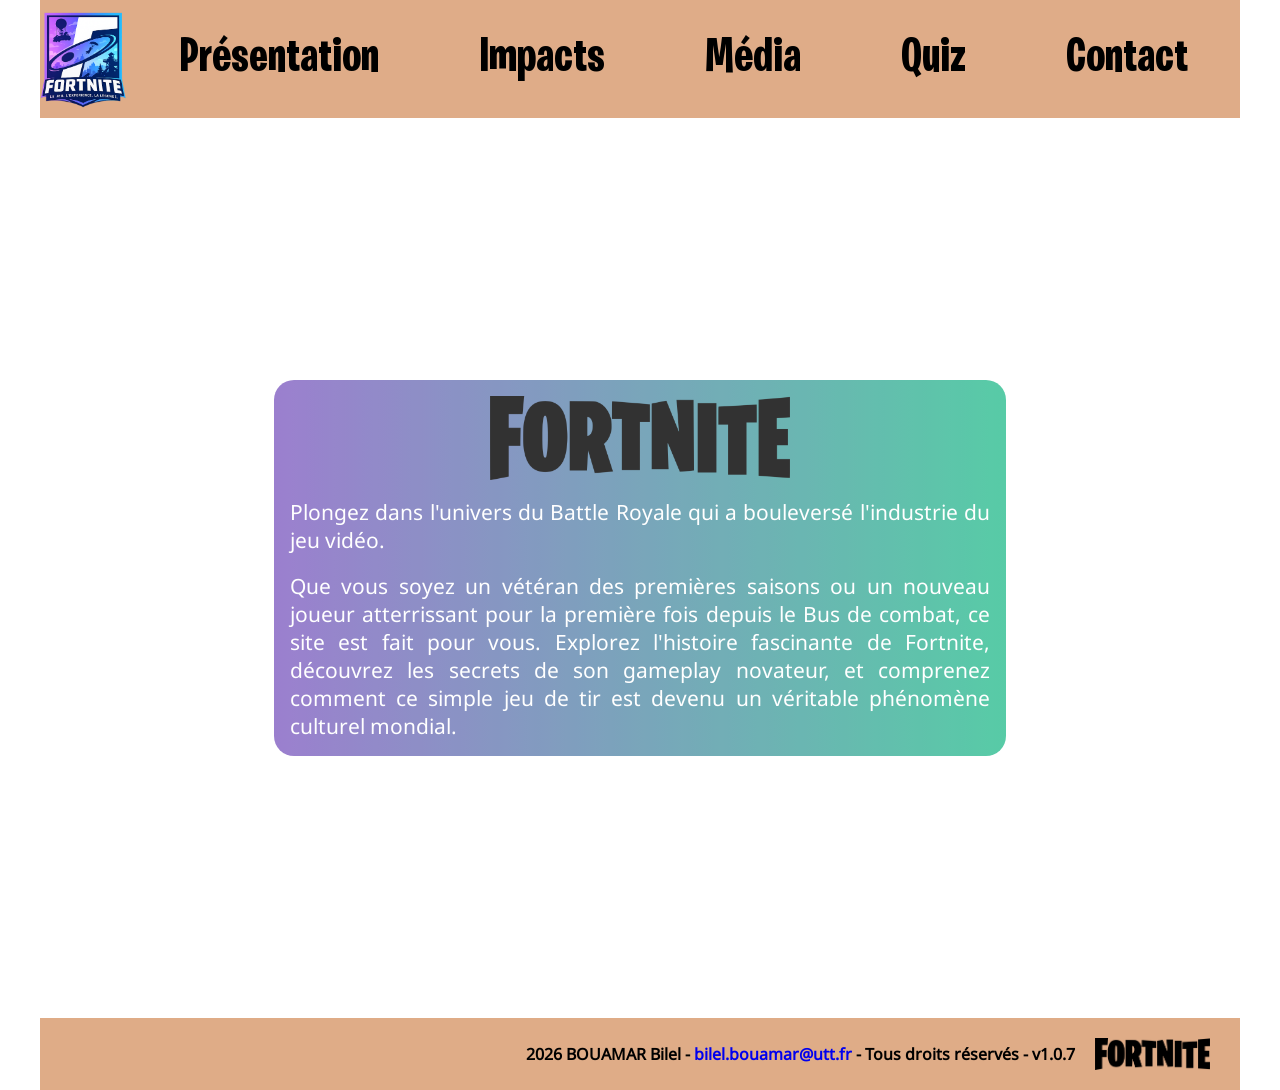
<file: index.html>
<!DOCTYPE html>
<html lang="fr">

<head>
    <meta charset="UTF-8">
    <title>Acceuil</title>
    <meta name="author" content="Bilel BOUAMAR">
    <meta name="keywords" content="UTT, MM01, web">
    <meta name="viewport" content="width=device-width, initial-scale=1.0">
    <meta name="description" content="Fortnite est un jeu vidéo de type battle royale développé par Epic Games et sorti en 2017. Il a rapidement gagné en popularité grâce à son gameplay dynamique, ses graphismes colorés et son modèle économique free-to-play. Fortnite propose plusieurs modes de jeu, dont le mode Battle Royale, où 100 joueurs s'affrontent pour être le dernier survivant sur une île. Le jeu est également connu pour ses mises à jour fréquentes, ses événements en direct et ses collaborations avec des franchises populaires, ce qui contribue à maintenir l'engagement de sa communauté de joueurs.">
    <link rel="icon" type="image/png" href="image/Logo/logo.png">
    <link rel="stylesheet"  href="style/Style_Header_Et_Footer.css">
    <link rel="stylesheet" href="style/Style_content.css">
    <link rel="stylesheet" href="https://cdnjs.cloudflare.com/ajax/libs/font-awesome/4.7.0/css/font-awesome.min.css">
</head>
<body>
    <!-- Début du header dans lequel se trouve le bandeau de menu -->
    <header>
        <div class="bandeau">               
            <div class="logo">
                <a href="index.html" class ="logo-link">
                    <img src="image/Logo/logo.png" alt="Logo de Fortnite" class="logo">
                </a>
            </div>
            <!-- Début de la définition du menu de type "nav" -->
            <!-- Chaque texte du bandeau de menu sera en couleur afin de signaler à l'utilisateur la rubrique de la page en cours -->
            <nav class="menu" id="myNav"> 
                <button class="burger-icon" id="burgerToggle" aria-label="Ouvrir le menu">
                    <i class="fa fa-bars"></i>
                </button>

                <ul class="topnav" id="myTopnav">
                    <li class="barre"><a href="#Presentation">Présentation</a>
                        <ul>
                            <li><a href="page/hist.html">Histoire du jeu</a></li>
                            <li><a href="page/hist_studio.html">Histoire du studio</a></li>
                            <li><a href="page/gameplay.html">Gameplay</a></li>
                        </ul>
                    </li>
                    <li class="barre"><a href="#Impact">Impacts</a>
                        <ul>
                            <li><a href="page/effet.html">Les effets</a></li>
                            <li><a href="page/esport.html">Esport</a></li>
                            <li><a href="page/collab.html">Collaborations</a></li>
                        </ul>
                    </li>
                    <li class="barre"><a href="#Média">Média</a>
                        <ul>
                            <li><a href="page/photo.html">Photos</a></li>
                            <li><a href="page/video.html">Vidéos</a></li>
                        </ul>
                    </li>
                    <li class="barre"><a href="page/quiz.html">Quiz</a></li>
                    <li class="barre"><a href="#Contact">Contact</a>
                        <ul>
                            <li><a href="page/formulaire.html">Formulaire</a></li>
                            <li><a href="page/credit.html">Crédits</a></li>
                        </ul>
                    </li>
                </ul>
            </nav>               
        </div>
    </header>
    <main>
        <div class="main_index">
            <!-- Début de la div sur la video de fond -->
            <div class="videobk">
                <!-- Video local en loop et se lance automatiquement à l'ouverture de la page -->
                <video src="video/FortniteChapter2LaunchTrailer.mp4" autoplay muted loop>
                </video>        
            </div>
            <!-- Début de la section spécifique à la page -->
            <section class="main-content">
                <div class="content">
                    <img src="image/Logo/Fortnite_piedpage.jpg" alt="Image de Fortnite">
                    <br>
                    <p>Plongez dans l'univers du Battle Royale qui a bouleversé l'industrie du jeu vidéo.</p>
                    <br>
                    <p>Que vous soyez un vétéran des premières saisons ou un nouveau joueur atterrissant pour la première fois depuis le Bus de combat, ce site est fait pour vous. Explorez l'histoire fascinante de Fortnite, découvrez les secrets de son gameplay novateur, et comprenez comment ce simple jeu de tir est devenu un véritable phénomène culturel mondial.</p>
                </div>
            </section>
        </div>
    </main>

    <!-- Début du footer (pied de page) -->
    <footer>
            <p>2026 BOUAMAR Bilel - <a href="mailto:bilel.bouamar@utt.fr">bilel.bouamar@utt.fr</a> - Tous droits réservés - <span class="version-display"></span></p>
            <img src="image/Logo/Fortnite_piedpage.jpg" alt="Logo de Fortnite" class="logo-footer">
    </footer>
    <script src="javascript/fonction.js"></script>
</body>

</html>
</file>
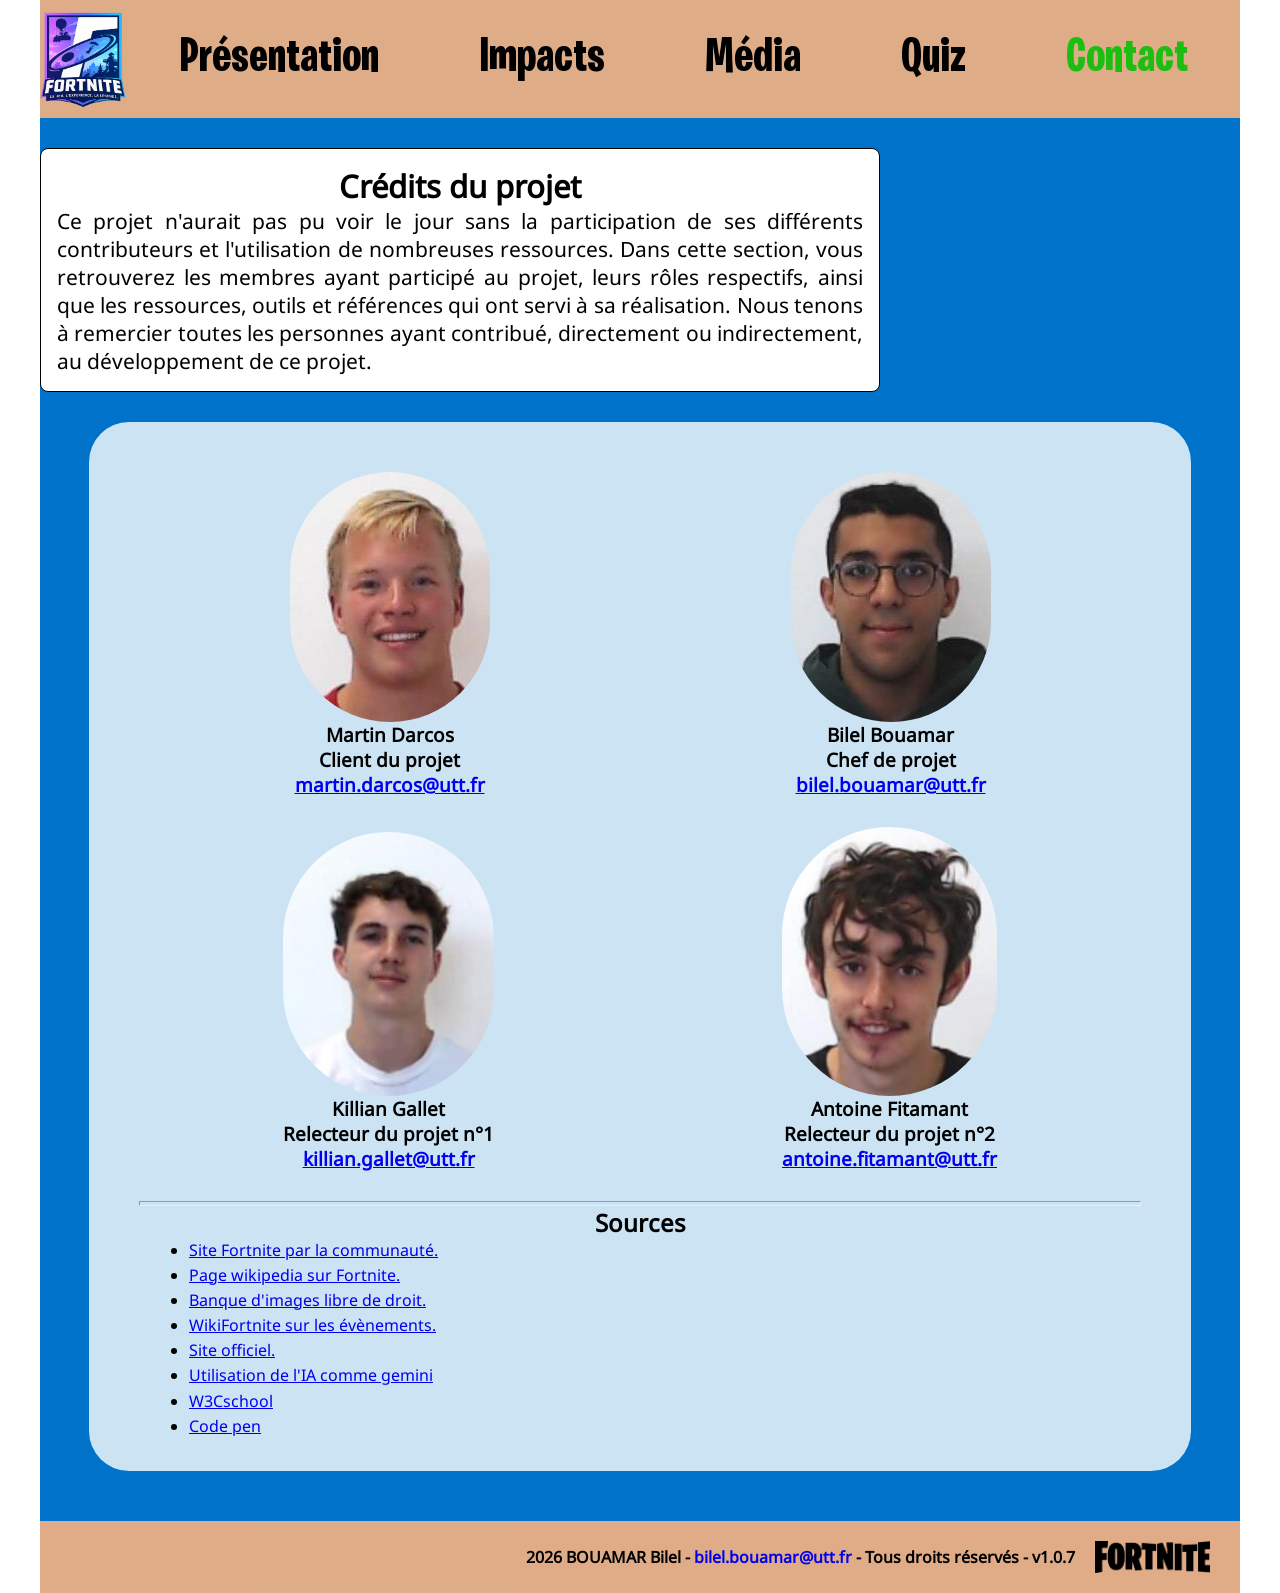
<file: page/credit.html>
<!DOCTYPE html>
<html lang="fr">

<head>
    <meta charset="UTF-8">
    <title>Quiz - Fortnite</title>
    <meta name="author" content="Bilel BOUAMAR">
    <meta name="keywords" content="UTT, MM01, web">    
    <meta name="viewport" content="width=device-width, initial-scale=1.0">
    <meta name="description" content="Testez vos connaissances sur Fortnite et Epic Games avec notre QCM interactif.">
    <link rel="icon" type="image/png" href="../image/icone/favicon.png">
    <link rel="stylesheet" href="../style/Style_Header_Et_Footer.css">
    <link rel="stylesheet" href="../style/Style_content.css">
    <link rel="stylesheet" href="https://cdnjs.cloudflare.com/ajax/libs/font-awesome/4.7.0/css/font-awesome.min.css">
</head>
<body>
    <!-- Début du header dans lequel se trouve le bandeau de menu -->
    <header>
        <div class="bandeau">               
            <div class="logo">
                <a href="../index.html" class ="logo-link">
                    <img src="../image/Logo/logo.png" alt="Logo de Fortnite" class="logo">
                </a>
            </div>
            <!-- Début de la définition du menu de type "nav" -->
            <!-- Chaque texte du bandeau de menu sera en couleur afin de signaler à l'utilisateur la rubrique de la page en cours -->
            <nav class="menu" id="myNav"> 
                <button class="burger-icon" id="burgerToggle" aria-label="Ouvrir le menu">
                    <i class="fa fa-bars"></i>
                </button>

                <ul class="topnav" id="myTopnav">
                    <li class="barre"><a href="#Presentation">Présentation</a>
                        <ul>
                            <li><a href="hist.html">Histoire du jeu</a></li>
                            <li><a href="hist_studio.html">Histoire du studio</a></li>
                            <li><a href="gameplay.html">Gameplay</a></li>
                        </ul>
                    </li>
                    <li class="barre"><a href="#Impact" >Impacts</a>
                        <ul>
                            <li><a href="effet.html">Les effets</a></li>
                            <li><a href="esport.html">Esport</a></li>
                            <li><a href="collab.html">Collaborations</a></li>
                        </ul>
                    </li>
                    <li class="barre"><a href="#Média">Média</a>
                        <ul>
                            <li><a href="photo.html">Photos</a></li>
                            <li><a href="video.html">Vidéos</a></li>
                        </ul>
                    </li>
                    <li class="barre"><a href="quiz.html">Quiz</a></li>
                    <li class="barre"><a href="#Contact" style="color: #1cbf11">Contact</a>
                        <ul>
                            <li><a href="formulaire.html">Formulaire</a></li>
                            <li><a href="credit.html">Crédits</a></li>
                        </ul>
                    </li>
                </ul>
            </nav>               
        </div>
    </header>
    <main class="main_page">
        <div class="vide"></div>
        <!-- Toutes les pages ont une 'div' appelé  "intro" afin d'appliquer le meme CSS pour obtenir une harmonie et cohérence hormis quelque exception défini dans le CDC (index.html par exemple)-->
        <section class="intro">
            <h1>Crédits du projet</h1>
            <p>
                Ce projet n'aurait pas pu voir le jour sans la participation de ses différents contributeurs et l'utilisation de nombreuses ressources. Dans cette section, vous retrouverez les membres ayant participé au projet, leurs rôles respectifs, ainsi que les ressources, outils et références qui ont servi à sa réalisation. Nous tenons à remercier toutes les personnes ayant contribué, directement ou indirectement, au développement de ce projet.
            </p>

        </section>
        <div class="vide"></div>
        <div class="conteneur_page">
            <div class="conteneur_crédit">
                <div class="photo_crédit">
                    <img src="../image/crédit/Darcos_Martin.jpg" alt="">
                    <h3>Martin Darcos</h3>
                    <h3>Client du projet</h3>
                    <h3>
                        <a href="mailto:martin.darcos@utt.fr">martin.darcos@utt.fr</a>
                    </h3>
                </div>
                <div class="photo_crédit">
                    <img src="../image/crédit/le_beau_gosse.jpg" alt="">
                    <h3>Bilel Bouamar </h3>
                    <h3>Chef de projet</h3>
                    <h3><a href="mailto:bilel.bouamar@utt.fr">bilel.bouamar@utt.fr</a></h3>
                </div>
            </div>
                <div class="vide"></div>
            <div class="conteneur_crédit">
                <div class="photo_crédit">
                    <img src="../image/crédit/Killian.jpg" alt="">
                    <h3>Killian Gallet</h3>
                    <h3>Relecteur du projet n°1</h3>
                    <h3><a href="mailto:killian.gallet@utt.fr">killian.gallet@utt.fr</a></h3>
                </div>
                <div class="photo_crédit">
                    <img src="../image/crédit/Fitamant.jpg" alt="">
                    <h3>Antoine Fitamant</h3>
                    <h3>Relecteur du projet n°2</h3>
                    <h3><a href="mailto:antoine.fitamant@utt.fr">antoine.fitamant@utt.fr</a></h3>
                </div>
            </div>
                <div class="vide"></div>
            <hr class="fortnite-line">
            <section class="conteneur_source">
                <h1>Sources</h1>
                <ul>
                    <li>
                        <a href="https://fortnite.gg/">Site Fortnite par la communauté.</a>
                    </li>
                    <li>
                        <a href="https://fr.wikipedia.org/wiki/Fortnite">Page wikipedia sur Fortnite.</a>
                    </li>
                    <li>
                        <a href="https://www.igdb.com/games/fortnite/presskit#images">Banque d'images libre de droit.</a>

                    </li>
                    <li>
                        <a href="https://fortnite.fandom.com/wiki/Category:Live_Events">WikiFortnite sur les évènements.</a>
                    </li>
                    <li>
                        <a href="https://www.fortnite.com/?lang=fr">Site officiel.</a>
                    </li>
                    <li>
                        <a href="https://gemini.google.com/app?hl=fr">Utilisation de l'IA comme gemini</a>
                    </li>
                    <li>
                        <a href="https://www.w3schools.com/">W3Cschool</a>
                    </li>
                    <li>
                        <a href="https://codepen.io/trending">Code pen</a>
                    </li>                
                </ul>
            </section>
            <div class="vide"></div>
        </div>

        <audio src="../audio/credit.mp3" loop autoplay></audio>
    </main>
    <!-- Début du footer (pied de page) -->
    <footer>
            <p>2026 BOUAMAR Bilel - <a href="mailto:bilel.bouamar@utt.fr">bilel.bouamar@utt.fr</a> - Tous droits réservés - <span class="version-display"></span></p>
            <img src="../image/Logo/Fortnite_piedpage.jpg" alt="Logo de Fortnite" class="logo-footer">
    </footer>
    <script src="../javascript/fonction.js"></script>
</body>
</file>
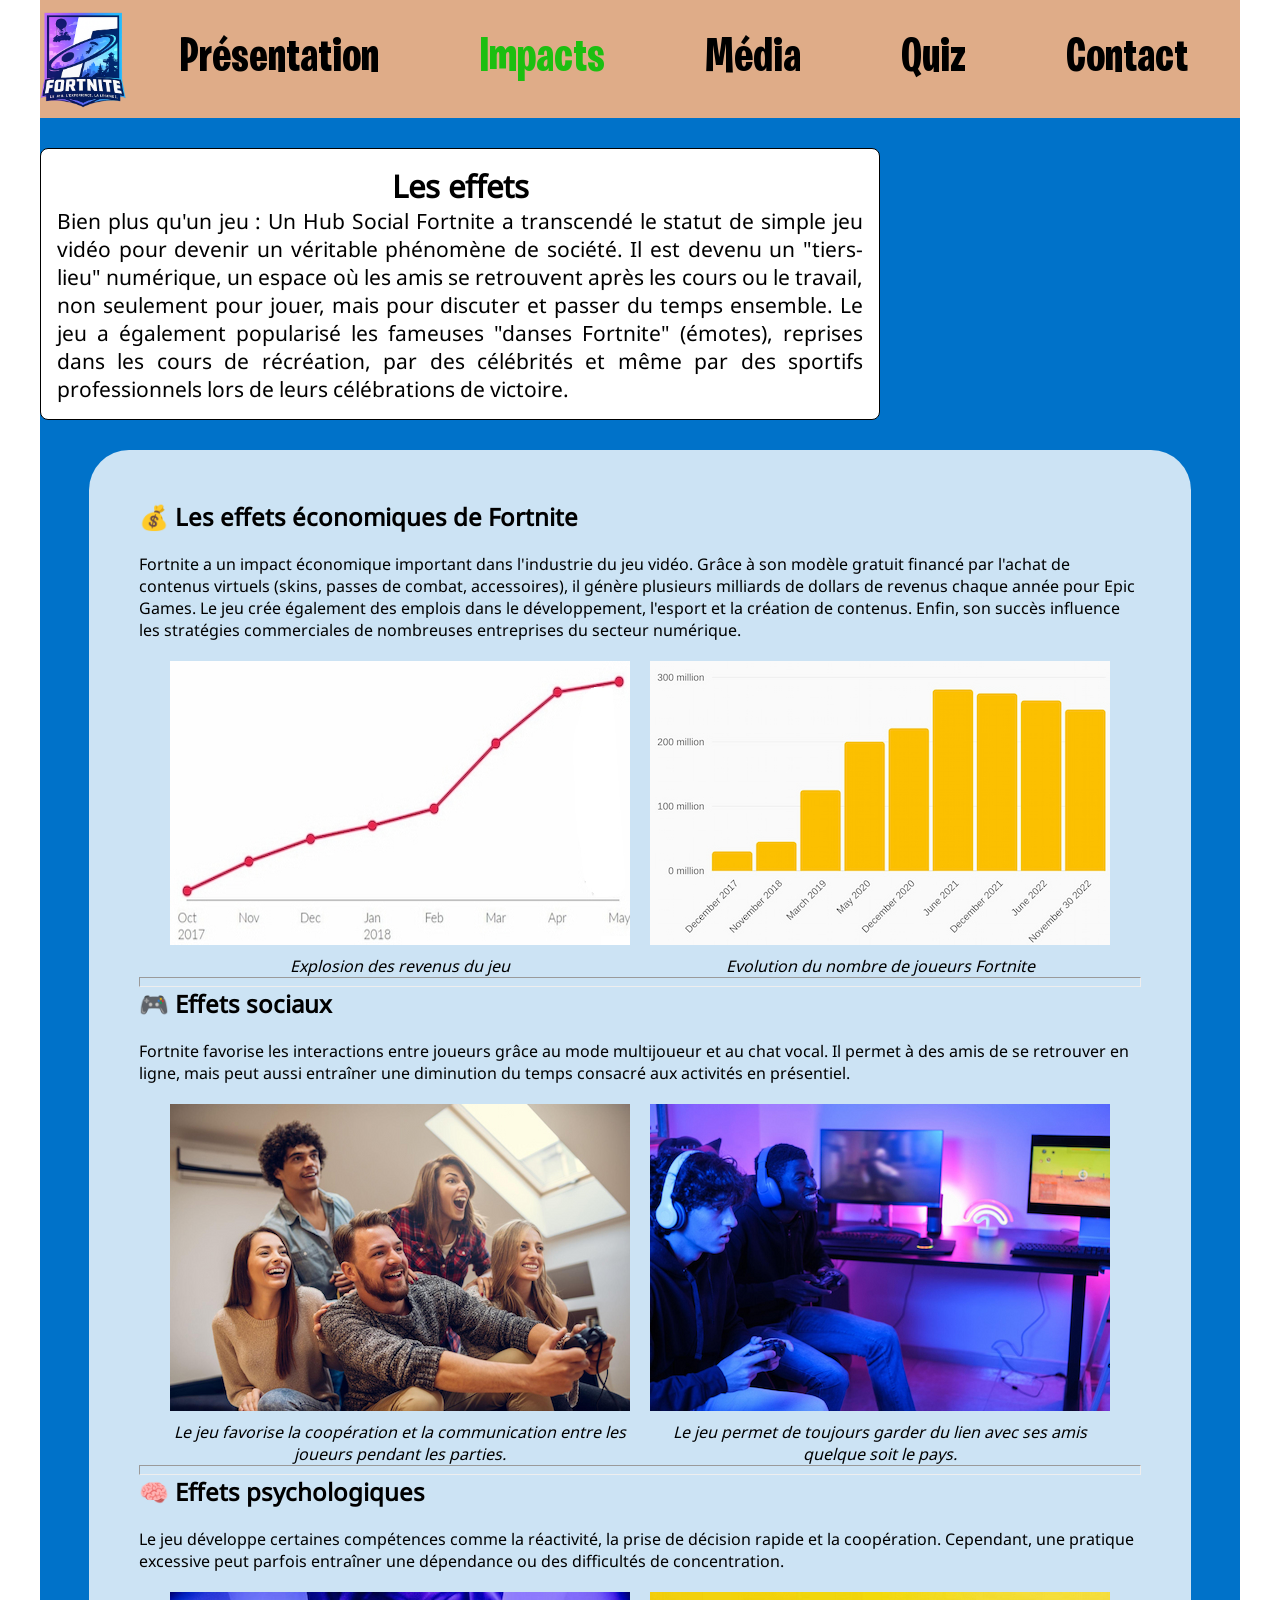
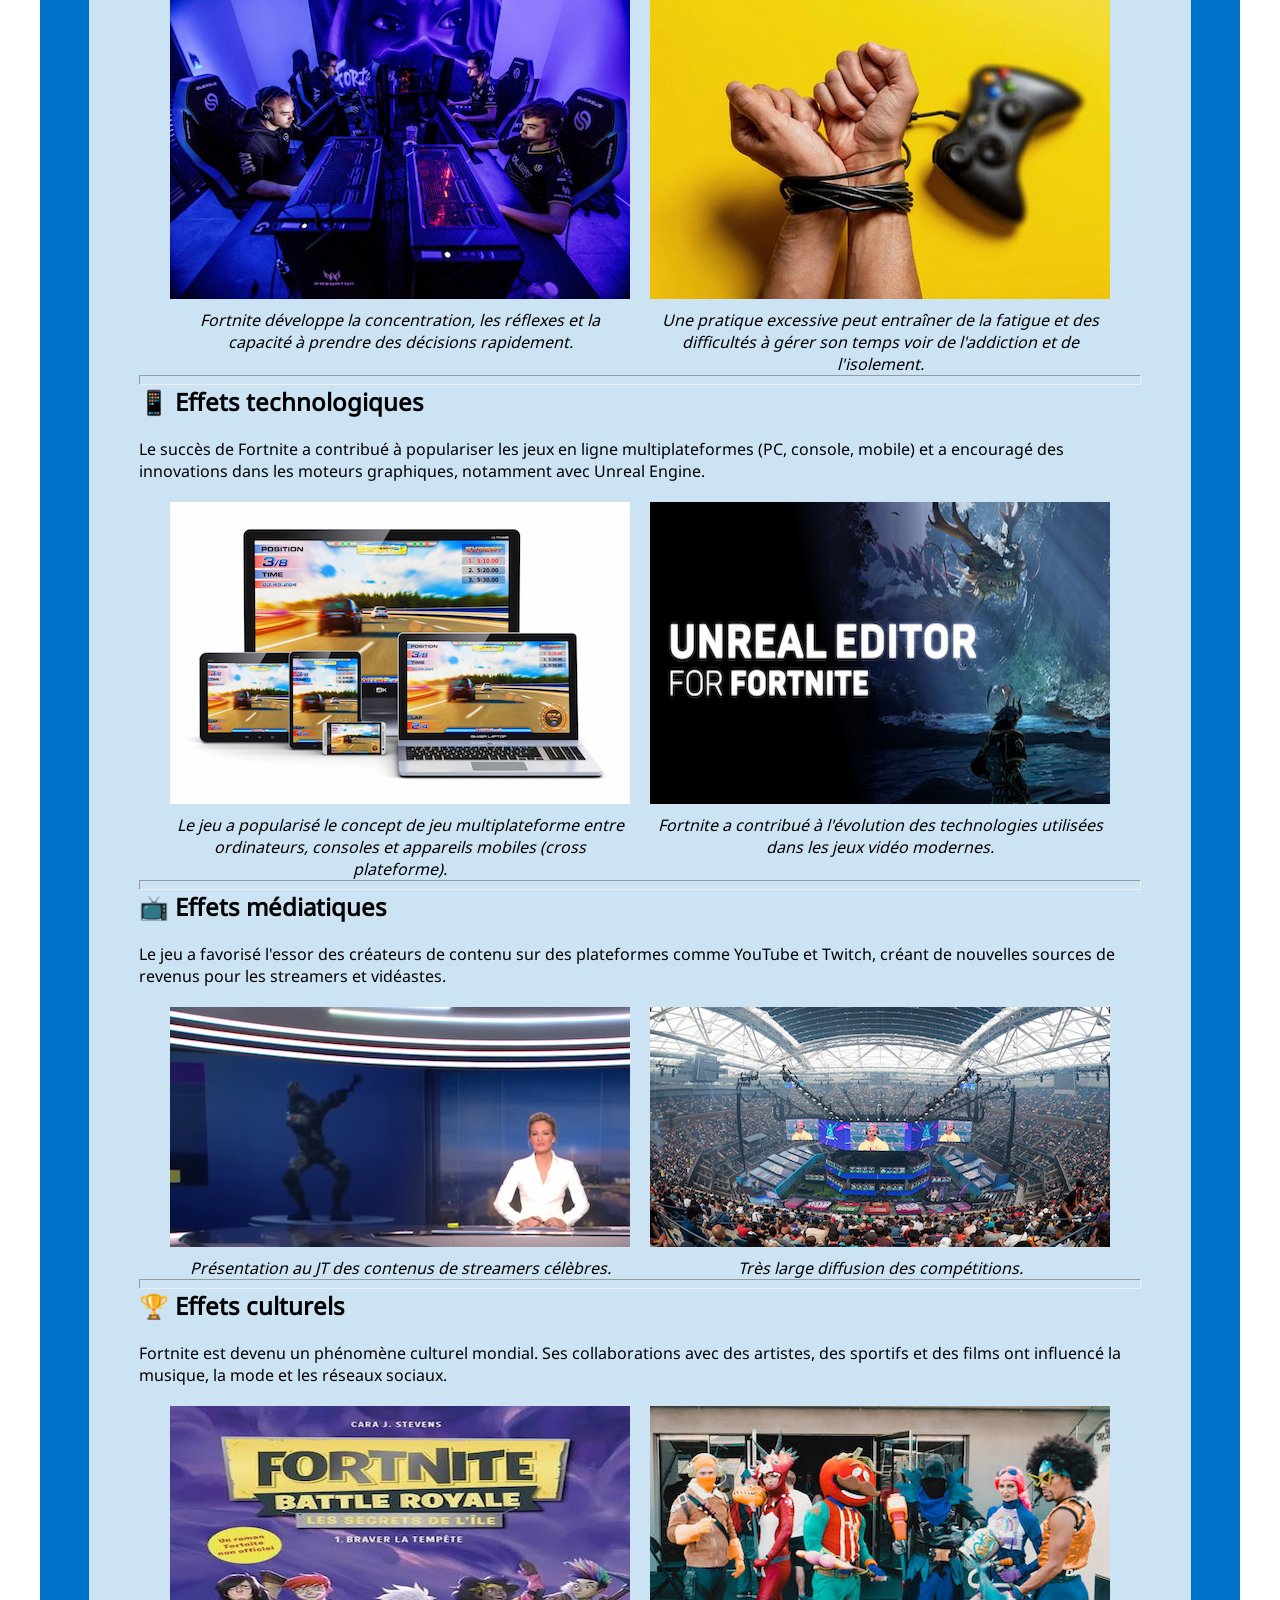
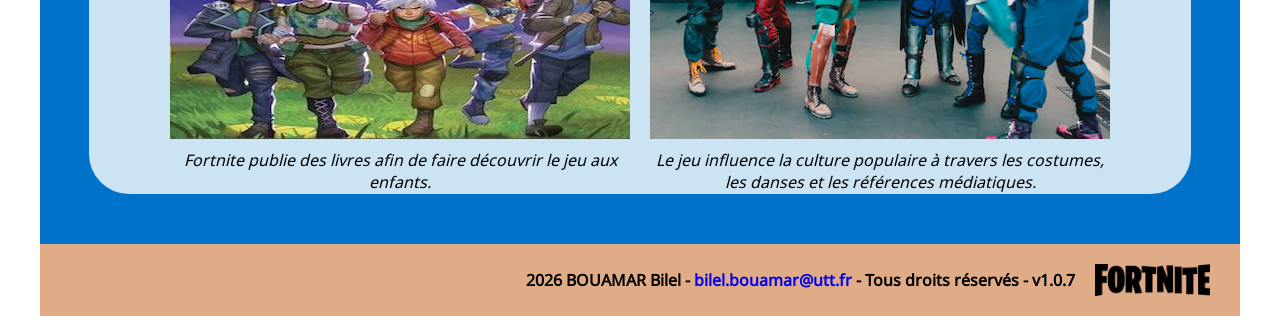
<file: page/effet.html>
<!DOCTYPE html>
<html lang="fr">

<head>
    <meta charset="UTF-8">
    <title>Effet</title>
    <meta name="author" content="Bilel BOUAMAR">
    <meta name="keywords" content="UTT, MM01, web">
    <meta name="viewport" content="width=device-width, initial-scale=1.0">
    <meta name="description" content="Cette page perme de consulter les effets du jeu Fortnite sur différents domaine telleque l'effet économique, sociaux, psychologiques, ...">
    <link rel="icon" type="image/png" href="../image/icone/favicon.png">
    <link rel="stylesheet" href="../style/Style_Header_Et_Footer.css">
    <link rel="stylesheet" href="../style/Style_content.css">
    <link rel="stylesheet" href="https://cdnjs.cloudflare.com/ajax/libs/font-awesome/4.7.0/css/font-awesome.min.css">
</head>

    <body>
        <!-- Début du header dans lequel se trouve le bandeau de menu -->
    <header>
        <div class="bandeau">               
            <div class="logo">
                <a href="../index.html" class ="logo-link">
                    <img src="../image/Logo/logo.png" alt="Logo de Fortnite" class="logo">
                </a>
            </div>
            <!-- Début de la définition du menu de type "nav" -->
            <!-- Chaque texte du bandeau de menu sera en couleur afin de signaler à l'utilisateur la rubrique de la page en cours -->
            <nav class="menu" id="myNav"> 
                <button class="burger-icon" id="burgerToggle" aria-label="Ouvrir le menu">
                    <i class="fa fa-bars"></i>
                </button>

                <ul class="topnav" id="myTopnav">
                    <li class="barre"><a href="#Presentation">Présentation</a>
                        <ul>
                            <li><a href="hist.html">Histoire du jeu</a></li>
                            <li><a href="hist_studio.html">Histoire du studio</a></li>
                            <li><a href="gameplay.html">Gameplay</a></li>
                        </ul>
                    </li>
                    <li class="barre"><a href="#Impact" style="color: #1cbf11">Impacts</a>
                        <ul>
                            <li><a href="effet.html">Les effets</a></li>
                            <li><a href="esport.html">Esport</a></li>
                            <li><a href="collab.html">Collaborations</a></li>
                        </ul>
                    </li>
                    <li class="barre"><a href="#Média">Média</a>
                        <ul>
                            <li><a href="photo.html">Photos</a></li>
                            <li><a href="video.html">Vidéos</a></li>
                        </ul>
                    </li>
                    <li class="barre"><a href="quiz.html">Quiz</a></li>
                    <li class="barre"><a href="#Contact">Contact</a>
                        <ul>
                            <li><a href="formulaire.html">Formulaire</a></li>
                            <li><a href="credit.html">Crédits</a></li>
                        </ul>
                    </li>
                </ul>
            </nav>               
        </div>
    </header>
        <!-- Toutes les pages ont une 'div' appelé  "main_page" afin d'appliquer le meme CSS pour obtenir une harmonie et cohérence hormis quelque exception défini dans le CDC (index.html par exemple)-->
        <main class="main_page">
            <div class="vide"></div>
            <!-- Toutes les pages ont une 'div' appelé  "intro" afin d'appliquer le meme CSS pour obtenir une harmonie et cohérence hormis quelque exception défini dans le CDC (index.html par exemple)-->
            <section class="intro">
                <h1>Les effets</h1>
                <p>Bien plus qu'un jeu : Un Hub Social
                Fortnite a transcendé le statut de simple jeu vidéo pour devenir un véritable phénomène de société. Il est devenu un "tiers-lieu" numérique, un espace où les amis se retrouvent après les cours ou le travail, non seulement pour jouer, mais pour discuter et passer du temps ensemble.
                Le jeu a également popularisé les fameuses "danses Fortnite" (émotes), reprises dans les cours de récréation, par des célébrités et même par des sportifs professionnels lors de leurs célébrations de victoire.</p>
            </section>
            <div class="vide"></div>
            <!-- Toutes les pages ont une div "conteneur_page" afin d'appliquer le meme CSS pour obtenir une harmonie et cohérence hormis quelque exception défini dans le CDC (index.html par exemple) -->
            <div class="conteneur_page">
                <div class="contenue_effet">
                    <div class="contenue_effet_texte">
                        <h2>💰 Les effets économiques de Fortnite</h2>
                        <p>Fortnite a un impact économique important dans l'industrie du jeu vidéo. Grâce à son modèle gratuit financé par l'achat de contenus virtuels (skins, passes de combat, accessoires), il génère plusieurs milliards de dollars de revenus chaque année pour Epic Games. Le jeu crée également des emplois dans le développement, l'esport et la création de contenus. Enfin, son succès influence les stratégies commerciales de nombreuses entreprises du secteur numérique.</p>
                    </div>
                    <div class="contenue_effet_image">
                        <figure>
                            <div class="graphique">
                                <img src="../image/effet/0.jpg" alt="">
                                <figcaption><em>Explosion des revenus du jeu</em></figcaption>
                            </div>
                        </figure>
                        <figure>
                            <div class="graphique">
                                <img src="../image/effet/1.jpg" alt="">
                                <figcaption><em>Evolution du nombre de joueurs Fortnite</em></figcaption>
                            </div>
                        </figure>
                    </div>
                </div>
                <hr style="height: 10px">
                    <div class="contenue_effet">
                        <div class="contenue_effet_texte">
                            <h2>🎮 Effets sociaux</h2>
                            <p>Fortnite favorise les interactions entre joueurs grâce au mode multijoueur et au chat vocal. Il permet à des amis de se retrouver en ligne, mais peut aussi entraîner une diminution du temps consacré aux activités en présentiel.</p>
                        </div>
                        <div class="contenue_effet_image">
                            <figure>
                                <div class="graphique">
                                    <img src="../image/effet/2.jpg" alt="">
                                    <figcaption> <em>Le jeu favorise la coopération et la communication entre les joueurs pendant les parties.
                                    </em></figcaption>
                                </div>
                            </figure>
                            <figure>
                                <div class="graphique">
                                    <img src="../image/effet/3.jpg" alt="">
                                    <figcaption> <em>Le jeu permet de toujours garder du lien avec ses amis quelque soit le pays.
                                    </em></figcaption>
                                </div>
                            </figure>
                        </div>
                    </div>   
                <hr style="height: 10px">
                    <div class="contenue_effet">
                        <div class="contenue_effet_texte">
                            <h2>🧠 Effets psychologiques</h2>
                            <p>Le jeu développe certaines compétences comme la réactivité, la prise de décision rapide et la coopération. Cependant, une pratique excessive peut parfois entraîner une dépendance ou des difficultés de concentration.</p>
                        </div>
                        <div class="contenue_effet_image">
                            <figure>
                                <div class="graphique">
                                    <img src="../image/effet/4.jpg" alt="">
                                    <figcaption> <em>Fortnite développe la concentration, les réflexes et la capacité à prendre des décisions rapidement.</em></figcaption>
                                </div>
                            </figure>
                            <figure>
                                <div class="graphique">
                                    <img src="../image/effet/5.jpg" alt="">
                                    <figcaption> <em>Une pratique excessive peut entraîner de la fatigue et des difficultés à gérer son temps voir de l'addiction et de l'isolement.</em></figcaption>
                                </div>
                            </figure>
                        </div>
                    </div>   
                <hr style="height: 10px">
                    <div class="contenue_effet">
                        <div class="contenue_effet_texte">
                            <h2>📱 Effets technologiques</h2>
                            <p>Le succès de Fortnite a contribué à populariser les jeux en ligne multiplateformes (PC, console, mobile) et a encouragé des innovations dans les moteurs graphiques, notamment avec Unreal Engine.</p>
                        </div>
                        <div class="contenue_effet_image">
                            <figure>
                                <div class="graphique">
                                    <img src="../image/effet/6.jpg" alt="">
                                    <figcaption> <em>Le jeu a popularisé le concept de jeu multiplateforme entre ordinateurs, consoles et appareils mobiles (cross plateforme).</em></figcaption>
                                </div>
                            </figure>
                            <figure>
                                <div class="graphique">
                                    <img src="../image/effet/7.jpg" alt="">
                                    <figcaption> <em>Fortnite a contribué à l'évolution des technologies utilisées dans les jeux vidéo modernes.</em></figcaption>
                                </div>
                            </figure>
                        </div>
                    </div>    
                <hr style="height: 10px">
                    <div class="contenue_effet">
                        <div class="contenue_effet_texte">
                            <h2>📺 Effets médiatiques</h2>
                            <p>Le jeu a favorisé l'essor des créateurs de contenu sur des plateformes comme YouTube et Twitch, créant de nouvelles sources de revenus pour les streamers et vidéastes.</p>
                        </div>
                        <div class="contenue_effet_image">
                            <figure>
                                <div class="graphique">
                                    <img src="../image/effet/8.jpg" alt="">
                                    <figcaption> <em>Présentation au JT des contenus de streamers célèbres.</em></figcaption>
                                </div>
                            </figure>
                            <figure>
                                <div class="graphique">
                                    <img src="../image/effet/9.jpg" alt="">
                                    <figcaption> <em>Très large diffusion des compétitions.</em></figcaption>
                                </div>
                            </figure>
                        </div>
                    </div>
                <hr style="height: 10px">
                    <div class="contenue_effet">
                        <div class="contenue_effet_texte">
                            <h2>🏆 Effets culturels</h2>
                            <p>Fortnite est devenu un phénomène culturel mondial. Ses collaborations avec des artistes, des sportifs et des films ont influencé la musique, la mode et les réseaux sociaux.</p>
                        </div>
                        <div class="contenue_effet_image">
                            <figure>
                                <div class="graphique">
                                    <img src="../image/effet/10.jpg" alt="">
                                    <figcaption> <em>Fortnite publie des livres afin de faire découvrir le jeu aux enfants.</em></figcaption>
                                </div>
                            </figure>
                            <figure>
                                <div class="graphique">
                                    <img src="../image/effet/11.jpg" alt="">
                                    <figcaption> <em>Le jeu influence la culture populaire à travers les costumes, les danses et les références médiatiques.</em></figcaption>
                                </div>
                            </figure>
                        </div>
                    </div>                    
            </div>
        </main>
        <!-- Début du footer (pied de page) -->
        <footer>
                <p>2026 BOUAMAR Bilel - <a href="mailto:bilel.bouamar@utt.fr">bilel.bouamar@utt.fr</a> - Tous droits réservés - <span class="version-display"></span></p>
                <img src="../image/Logo/Fortnite_piedpage.jpg" alt="Logo de Fortnite" class="logo-footer">
        </footer>
        <script src="../javascript/fonction.js"></script>
    </body>

</html>
</file>
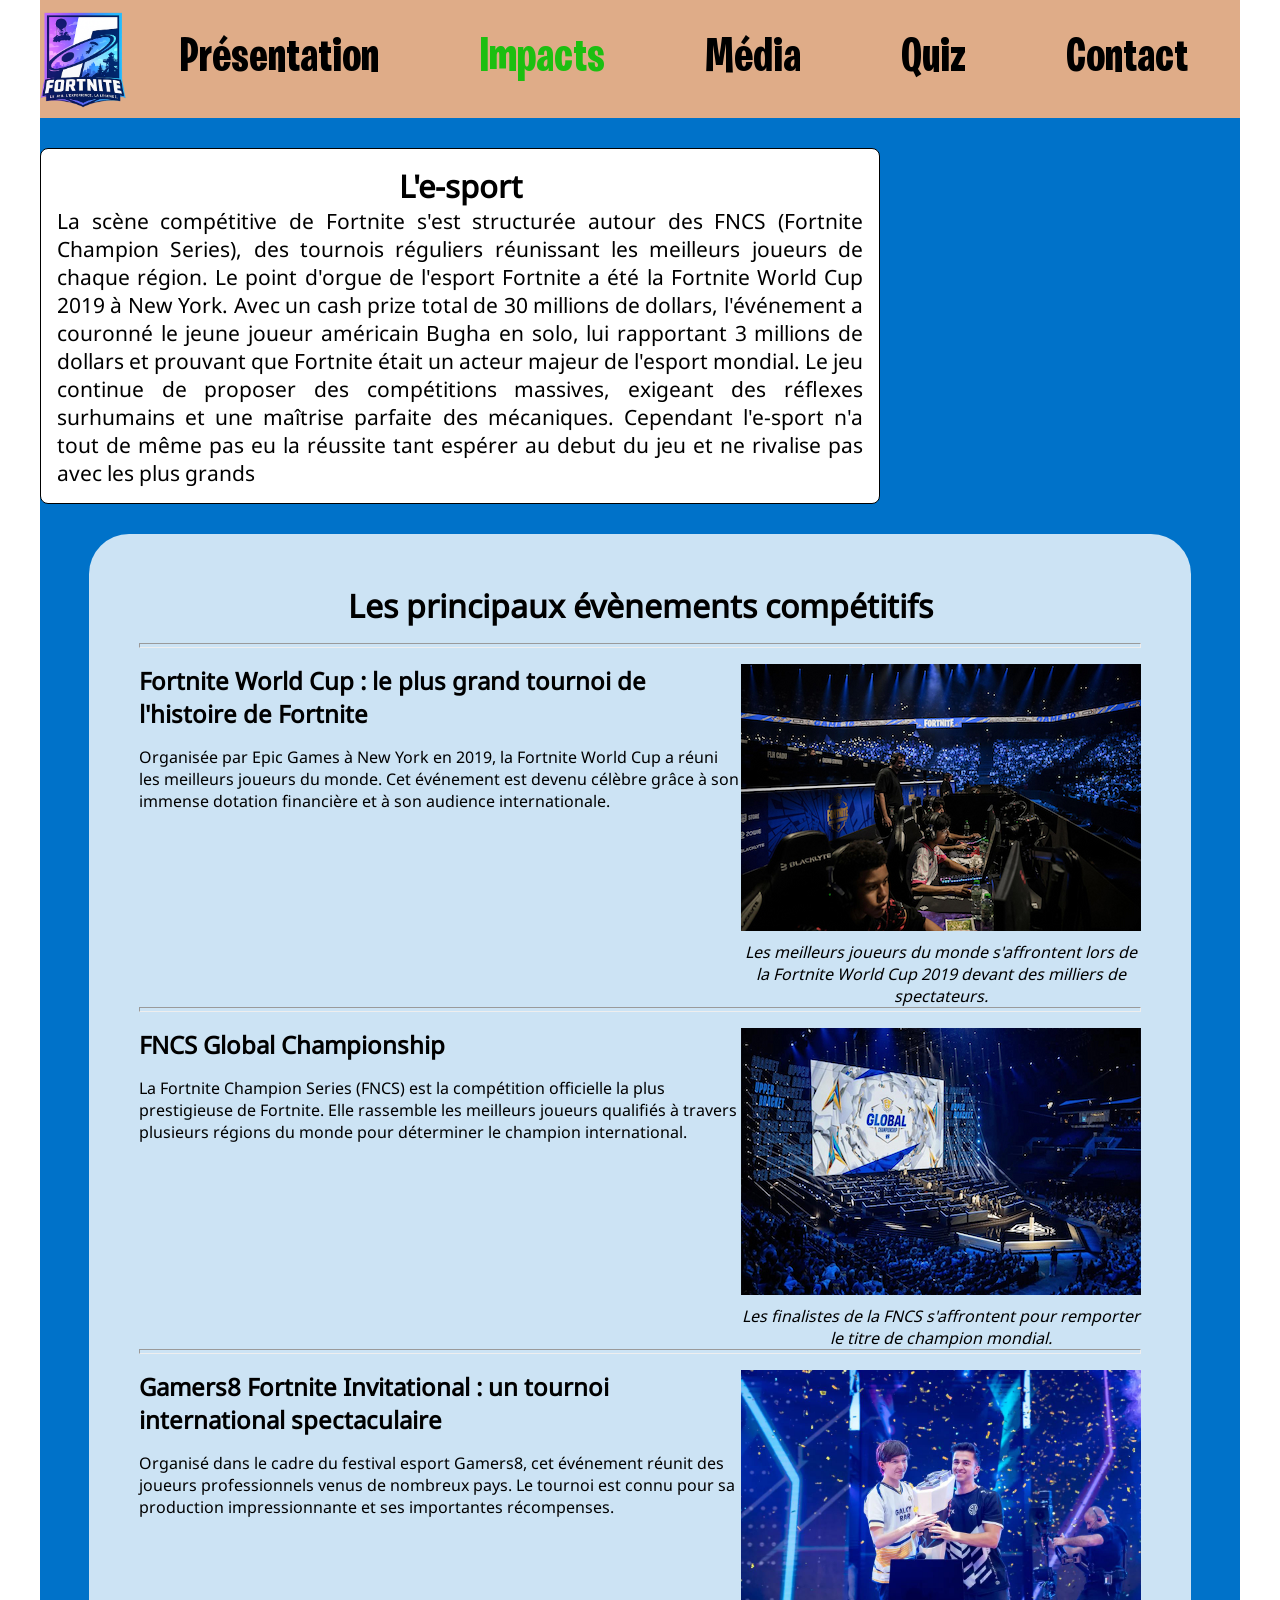
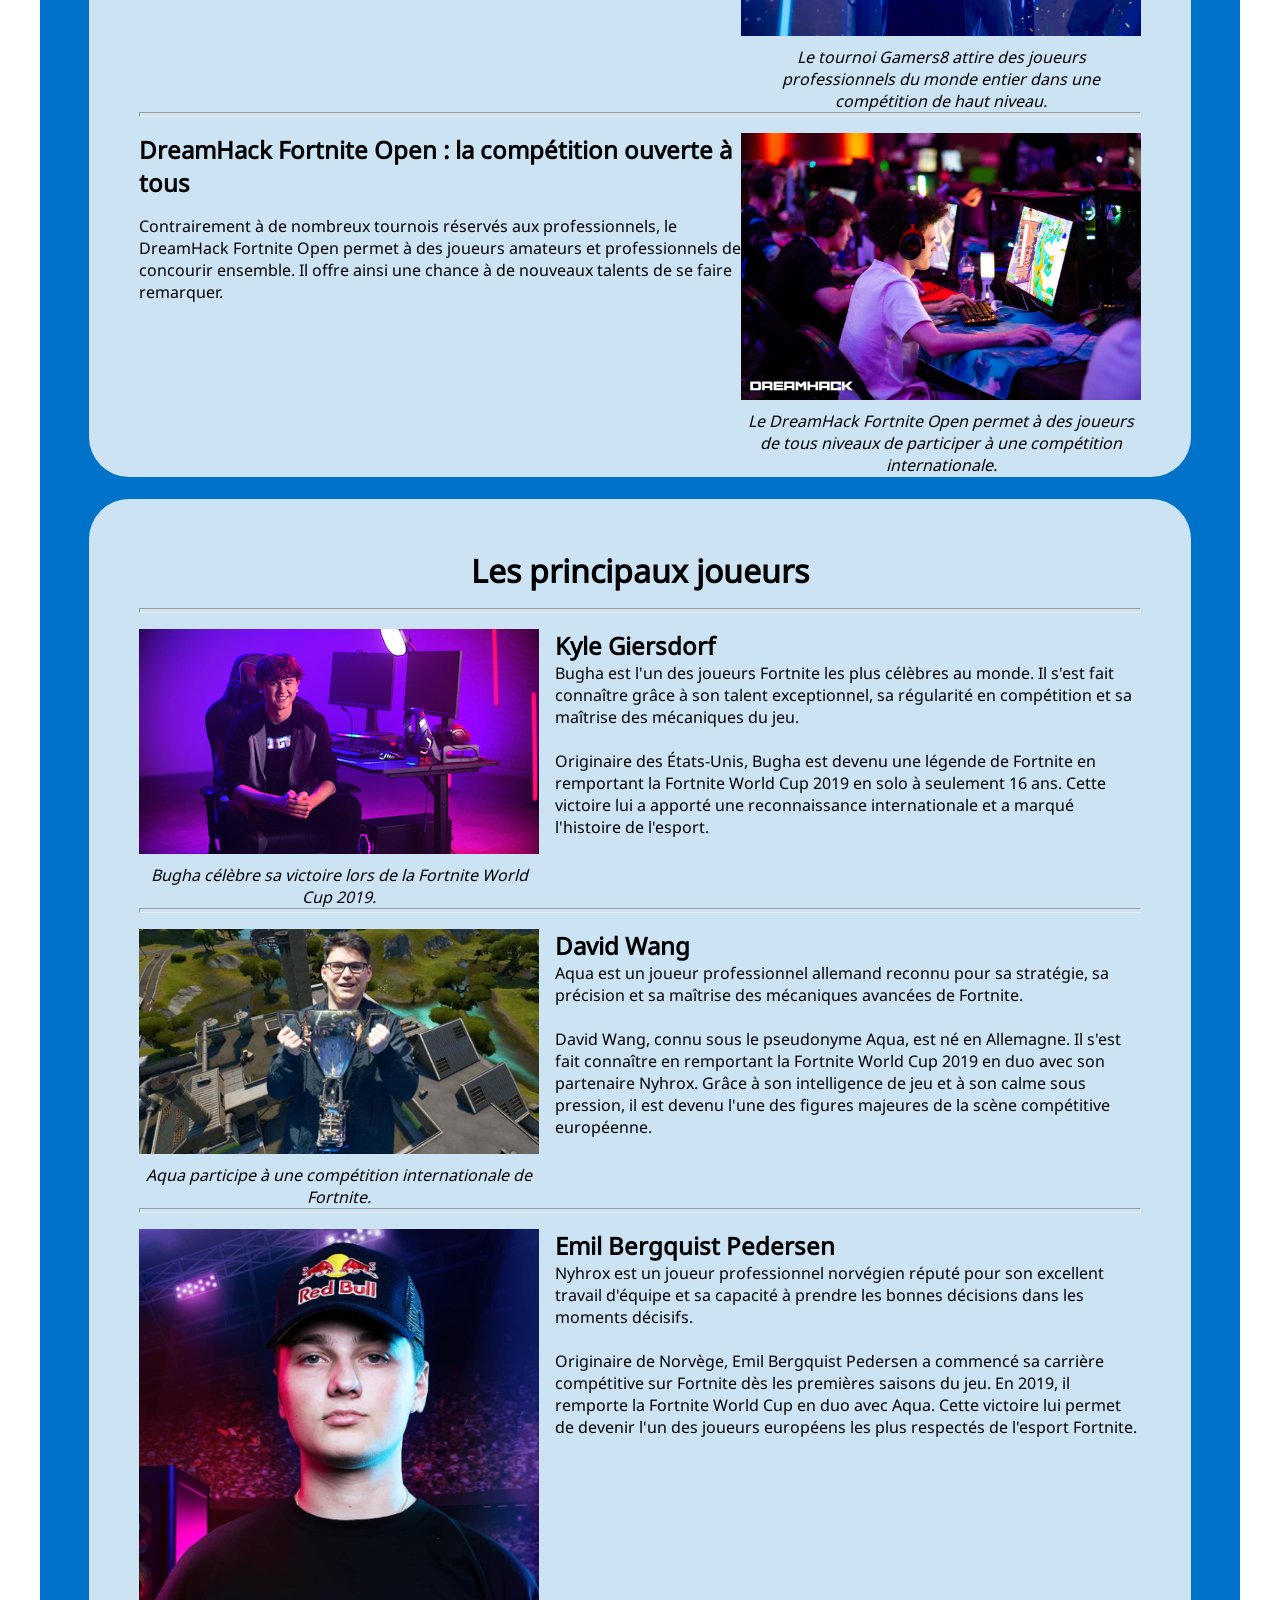
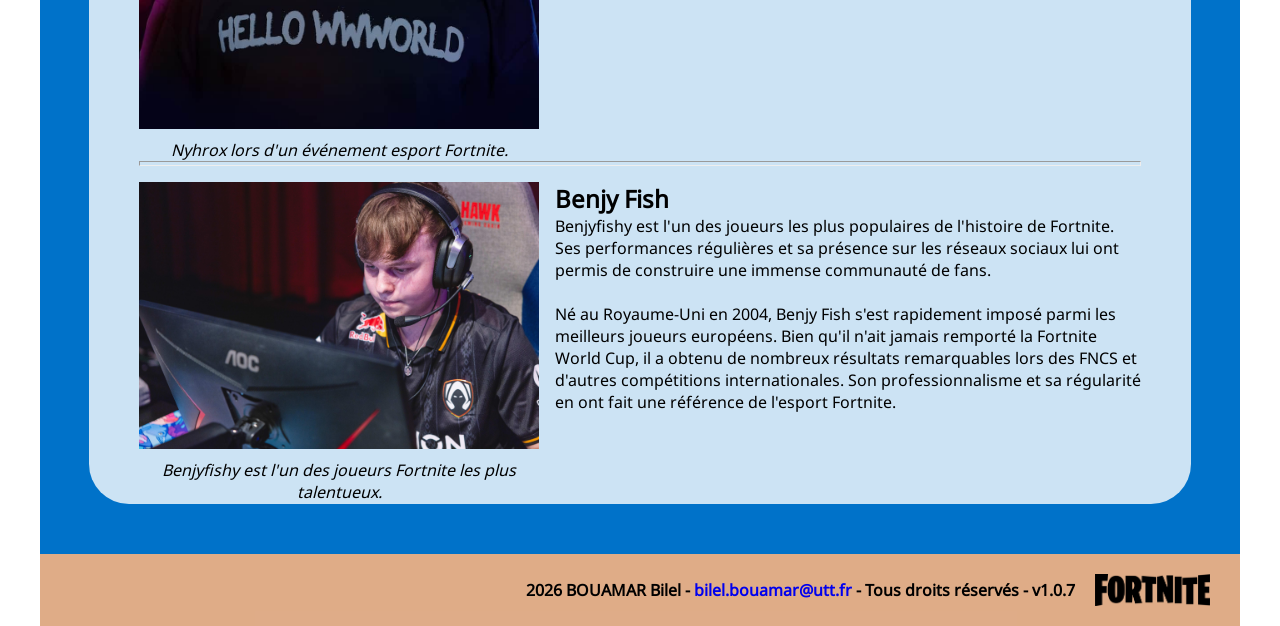
<file: page/esport.html>
<!DOCTYPE html>
<html lang="fr">

<head>
    <meta charset="UTF-8">
    <title>Esport</title>
    <meta name="author" content="Bilel BOUAMAR">
    <meta name="keywords" content="UTT, MM01, web">
    <meta name="viewport" content="width=device-width, initial-scale=1.0">
    <meta name="description" content="Découvrez la scène e-sport de Fortnite à travers les plus grandes compétitions internationales, telle que la Fortnite Wolrd Cup">
    <link rel="icon" type="image/png" href="../image/icone/favicon.png">
    <link rel="stylesheet" href="../style/Style_Header_Et_Footer.css">
    <link rel="stylesheet" href="../style/Style_content.css">
    <link rel="stylesheet" href="https://cdnjs.cloudflare.com/ajax/libs/font-awesome/4.7.0/css/font-awesome.min.css">

</head>

    <body>
        <!-- Début du header dans lequel se trouve le bandeau de menu -->
    <header>
        <div class="bandeau">               
            <div class="logo">
                <a href="../index.html" class ="logo-link">
                    <img src="../image/Logo/logo.png" alt="Logo de Fortnite" class="logo">
                </a>
            </div>
            <!-- Début de la définition du menu de type "nav" -->
            <!-- Chaque texte du bandeau de menu sera en couleur afin de signaler à l'utilisateur la rubrique de la page en cours -->
            <nav class="menu" id="myNav"> 
                <button class="burger-icon" id="burgerToggle" aria-label="Ouvrir le menu">
                    <i class="fa fa-bars"></i>
                </button>

                <ul class="topnav" id="myTopnav">
                    <li class="barre"><a href="#Presentation">Présentation</a>
                        <ul>
                            <li><a href="hist.html">Histoire du jeu</a></li>
                            <li><a href="hist_studio.html">Histoire du studio</a></li>
                            <li><a href="gameplay.html">Gameplay</a></li>
                        </ul>
                    </li>
                    <li class="barre"><a href="#Impact" style="color: #1cbf11">Impacts</a>
                        <ul>
                            <li><a href="effet.html">Les effets</a></li>
                            <li><a href="esport.html">Esport</a></li>
                            <li><a href="collab.html">Collaborations</a></li>
                        </ul>
                    </li>
                    <li class="barre"><a href="#Média">Média</a>
                        <ul>
                            <li><a href="photo.html">Photos</a></li>
                            <li><a href="video.html">Vidéos</a></li>
                        </ul>
                    </li>
                    <li class="barre"><a href="quiz.html">Quiz</a></li>
                    <li class="barre"><a href="#Contact">Contact</a>
                        <ul>
                            <li><a href="formulaire.html">Formulaire</a></li>
                            <li><a href="credit.html">Crédits</a></li>
                        </ul>
                    </li>
                </ul>
            </nav>               
        </div>
    </header>
        <!-- Toutes les pages ont une 'div' appelé  "main_page" afin d'appliquer le meme CSS pour obtenir une harmonie et cohérence hormis quelque exception défini dans le CDC (index.html par exemple)-->
        <main class="main_page">
            <div class="vide"></div>
            <!-- Toutes les pages ont une 'div' appelé  "intro" afin d'appliquer le meme CSS pour obtenir une harmonie et cohérence hormis quelque exception défini dans le CDC (index.html par exemple)-->
            <section class="intro">
                <h1>L'e-sport</h1>
                <p>
                    La scène compétitive de Fortnite s'est structurée autour des FNCS (Fortnite Champion Series), des tournois réguliers réunissant les meilleurs joueurs de chaque région.
                    Le point d'orgue de l'esport Fortnite a été la Fortnite World Cup 2019 à New York. Avec un cash prize total de 30 millions de dollars, l'événement a couronné le jeune joueur américain Bugha en solo, lui rapportant 3 millions de dollars et prouvant que Fortnite était un acteur majeur de l'esport mondial. Le jeu continue de proposer des compétitions massives, exigeant des réflexes surhumains et une maîtrise parfaite des mécaniques. Cependant l'e-sport n'a tout de même pas eu la réussite tant espérer au debut du jeu et ne rivalise pas avec les plus grands
                </p>
            </section>
            <div class="vide"></div>
            <!-- Toutes les pages ont une div "conteneur_page" afin d'appliquer le meme CSS pour obtenir une harmonie et cohérence hormis quelque exception défini dans le CDC (index.html par exemple) -->
            <div class="conteneur_page">
                <div class="contenue_effet_esport_evenement">
                    <div class="Titre">
                        <h1>Les principaux évènements compétitifs</h>
                    </div>
                    <hr class="fortnite-line">
                    <div class="evenement">
                        <div class="Texte">
                            <h2>Fortnite World Cup : le plus grand tournoi de l'histoire de Fortnite</h2>
                            <p>Organisée par Epic Games à New York en 2019, la Fortnite World Cup a réuni les meilleurs joueurs du monde. Cet événement est devenu célèbre grâce à son immense dotation financière et à son audience internationale.</p>
                        </div>
                        <figure>
                            <div class="graphique">
                                <img src="../image/Esport/0.jpg" alt="">
                                <figcaption> <em>Les meilleurs joueurs du monde s'affrontent lors de la Fortnite World Cup 2019 devant des milliers de spectateurs.
                                </em></figcaption>
                            </div>
                        </figure>
                    </div>
                    <hr class="fortnite-line">

                    <div class="evenement">
                        <div class="Texte">
                            <h2>FNCS Global Championship</h2>
                            <p>La Fortnite Champion Series (FNCS) est la compétition officielle la plus prestigieuse de Fortnite. Elle rassemble les meilleurs joueurs qualifiés à travers plusieurs régions du monde pour déterminer le champion international.</p>
                        </div>
                        <figure>
                            <div class="graphique">
                                <img src="../image/Esport/1.jpg" alt="">
                                <figcaption> <em>Les finalistes de la FNCS s'affrontent pour remporter le titre de champion mondial.
                                </em></figcaption>
                            </div>
                        </figure>
                    </div>
                    <hr class="fortnite-line">

                    <div class="evenement">
                        <div class="Texte">
                            <h2>Gamers8 Fortnite Invitational : un tournoi international spectaculaire</h2>
                            <p>Organisé dans le cadre du festival esport Gamers8, cet événement réunit des joueurs professionnels venus de nombreux pays. Le tournoi est connu pour sa production impressionnante et ses importantes récompenses.</p>
                        </div>
                        <figure>
                            <div class="graphique">
                                <img src="../image/Esport/2.jpg" alt="">
                                <figcaption> <em>Le tournoi Gamers8 attire des joueurs professionnels du monde entier dans une compétition de haut niveau.
                                </em></figcaption>
                            </div>
                        </figure>
                    </div>
                    <hr class="fortnite-line">

                    <div class="evenement">
                        <div class="Texte">
                            <h2>DreamHack Fortnite Open : la compétition ouverte à tous</h2>
                            <p>Contrairement à de nombreux tournois réservés aux professionnels, le DreamHack Fortnite Open permet à des joueurs amateurs et professionnels de concourir ensemble. Il offre ainsi une chance à de nouveaux talents de se faire remarquer.</p>
                        </div>
                        <figure>
                            <div class="graphique">
                                <img src="../image/Esport/3.jpg" alt="">
                                <figcaption> <em>Le DreamHack Fortnite Open permet à des joueurs de tous niveaux de participer à une compétition internationale.
                                </em></figcaption>
                            </div>
                        </figure>
                    </div>

                </div>
            </div>
            <br>
            <!-- Toutes les pages ont une div "conteneur_page" afin d'appliquer le meme CSS pour obtenir une harmonie et cohérence hormis quelque exception défini dans le CDC (index.html par exemple) -->
            <div class="conteneur_page">
                <div class="contenue_effet_esport_joueur">
                    <div class="Titre">
                        <h1>Les principaux joueurs</h>
                    </div>
                    <hr class="fortnite-line">
                    <div class="joueur">
                        <figure>
                            <div class="graphique">
                                <img src="../image/Esport/4.jpg" alt="">
                                <figcaption> <em>Bugha célèbre sa victoire lors de la Fortnite World Cup 2019.
                                </em></figcaption>
                            </div>
                        </figure>
                        <div class="Texte">
                            <h2>Kyle Giersdorf</h2>
                            <p>Bugha est l'un des joueurs Fortnite les plus célèbres au monde. Il s'est fait connaître grâce à son talent exceptionnel, sa régularité en compétition et sa maîtrise des mécaniques du jeu.</p>
                            <br>
                            <p>Originaire des États-Unis, Bugha est devenu une légende de Fortnite en remportant la Fortnite World Cup 2019 en solo à seulement 16 ans. Cette victoire lui a apporté une reconnaissance internationale et a marqué l'histoire de l'esport.</p>
                        </div>
                    </div>
                    <hr class="fortnite-line">

                    <div class="joueur">
                        <figure>
                            <div class="graphique">
                                <img src="../image/Esport/5.jpg" alt="">
                                <figcaption> <em>Aqua participe à une compétition internationale de Fortnite.
                                </em></figcaption>
                            </div>
                        </figure>
                        <div class="Texte">
                            <h2>David Wang</h2>
                            <p>Aqua est un joueur professionnel allemand reconnu pour sa stratégie, sa précision et sa maîtrise des mécaniques avancées de Fortnite.</p>
                            <br>
                            <p>David Wang, connu sous le pseudonyme Aqua, est né en Allemagne. Il s'est fait connaître en remportant la Fortnite World Cup 2019 en duo avec son partenaire Nyhrox. Grâce à son intelligence de jeu et à son calme sous pression, il est devenu l'une des figures majeures de la scène compétitive européenne.</p>
                        </div>
                    </div>
                    <hr class="fortnite-line">

                    <div class="joueur">
                        <figure>
                            <div class="graphique">
                                <img src="../image/Esport/6.jpg" alt="">
                                <figcaption> <em>Nyhrox lors d'un événement esport Fortnite.
                                </em></figcaption>
                            </div>
                        </figure>
                        <div class="Texte">
                            <h2>Emil Bergquist Pedersen</h2>
                            <p>Nyhrox est un joueur professionnel norvégien réputé pour son excellent travail d'équipe et sa capacité à prendre les bonnes décisions dans les moments décisifs.</p>
                            <br>
                            <p>Originaire de Norvège, Emil Bergquist Pedersen a commencé sa carrière compétitive sur Fortnite dès les premières saisons du jeu. En 2019, il remporte la Fortnite World Cup en duo avec Aqua. Cette victoire lui permet de devenir l'un des joueurs européens les plus respectés de l'esport Fortnite.</p>
                        </div>
                    </div>
                    <hr class="fortnite-line">

                    <div class="joueur">
                        <figure>
                            <div class="graphique">
                                <img src="../image/Esport/7.jpg" alt="">
                                <figcaption> <em>Benjyfishy est l'un des joueurs Fortnite les plus talentueux.
                                </em></figcaption>
                            </div>
                        </figure>
                        <div class="Texte">
                            <h2>Benjy Fish</h2>
                            <p>Benjyfishy est l'un des joueurs les plus populaires de l'histoire de Fortnite. Ses performances régulières et sa présence sur les réseaux sociaux lui ont permis de construire une immense communauté de fans.</p>
                            <br>
                            <p>Né au Royaume-Uni en 2004, Benjy Fish s'est rapidement imposé parmi les meilleurs joueurs européens. Bien qu'il n'ait jamais remporté la Fortnite World Cup, il a obtenu de nombreux résultats remarquables lors des FNCS et d'autres compétitions internationales. Son professionnalisme et sa régularité en ont fait une référence de l'esport Fortnite.</p>
                        </div>
                    </div>

                </div>
            </div>
            
        </main>
        <!-- Début du footer (pied de page) -->
        <footer>
                <p>2026 BOUAMAR Bilel - <a href="mailto:bilel.bouamar@utt.fr">bilel.bouamar@utt.fr</a> - Tous droits réservés - <span class="version-display"></span></p>
                <img src="../image/Logo/Fortnite_piedpage.jpg" alt="Logo de Fortnite" class="logo-footer">
        </footer>
        <script src="../javascript/fonction.js"></script>
    </body>

</html>
</file>
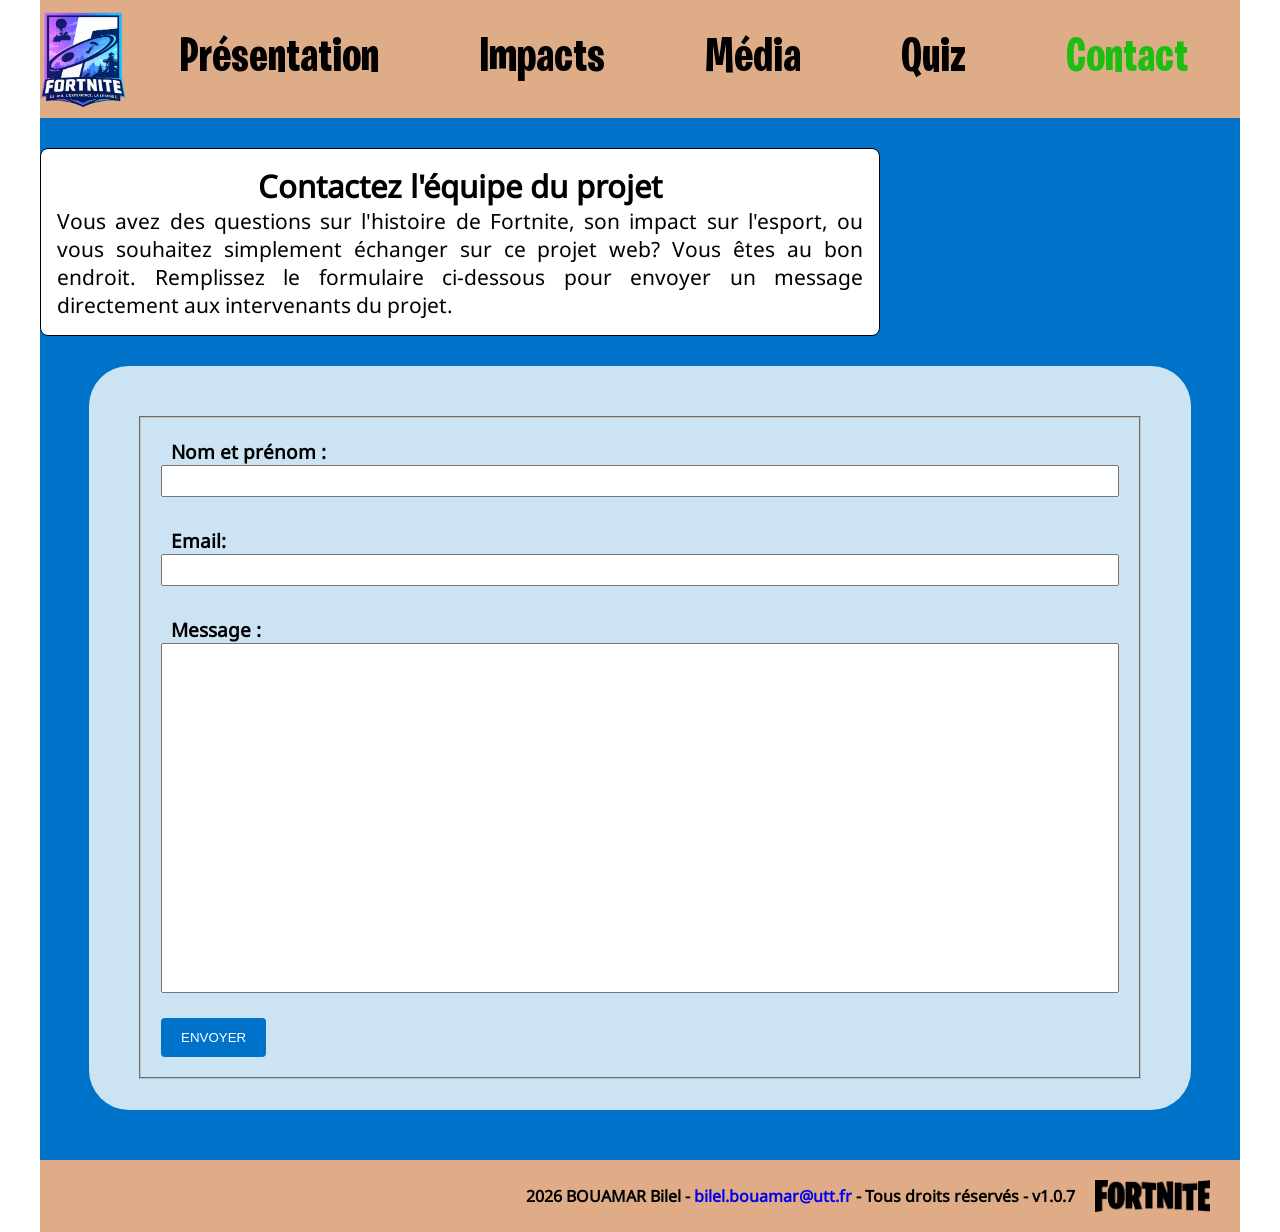
<file: page/formulaire.html>
<!DOCTYPE html>
<html lang="fr">
    <head>
    <meta charset="UTF-8">
    <title>Formulaire de contact</title>
    <meta name="author" content="Bilel BOUAMAR">
    <meta name="keywords" content="UTT, MM01, web">
    <meta name="viewport" content="width=device-width, initial-scale=1.0">
    <meta name="description" content="Accédez au formulaire de contact du projet afin d'envoyer un message aux intervenants de ce projet de site internet">
    <link rel="icon" type="image/png" href="../image/icone/favicon.png">
    <link rel="stylesheet" href="../style/Style_Header_Et_Footer.css">
    <link rel="stylesheet" href="../style/Style_content.css">
    <link rel="stylesheet" href="https://cdnjs.cloudflare.com/ajax/libs/font-awesome/4.7.0/css/font-awesome.min.css">
    </head>
    <body>
        <!-- Début du header dans lequel se trouve le bandeau de menu -->
    <header>
        <div class="bandeau">               
            <div class="logo">
                <a href="../index.html" class ="logo-link">
                    <img src="../image/Logo/logo.png" alt="Logo de Fortnite" class="logo">
                </a>
            </div>
            <!-- Début de la définition du menu de type "nav" -->
            <!-- Chaque texte du bandeau de menu sera en couleur afin de signaler à l'utilisateur la rubrique de la page en cours -->
            <nav class="menu" id="myNav"> 
                <button class="burger-icon" id="burgerToggle" aria-label="Ouvrir le menu">
                    <i class="fa fa-bars"></i>
                </button>

                <ul class="topnav" id="myTopnav">
                    <li class="barre"><a href="#Presentation">Présentation</a>
                        <ul>
                            <li><a href="hist.html">Histoire du jeu</a></li>
                            <li><a href="hist_studio.html">Histoire du studio</a></li>
                            <li><a href="gameplay.html">Gameplay</a></li>
                        </ul>
                    </li>
                    <li class="barre"><a href="#Impact">Impacts</a>
                        <ul>
                            <li><a href="effet.html">Les effets</a></li>
                            <li><a href="esport.html">Esport</a></li>
                            <li><a href="collab.html">Collaborations</a></li>
                        </ul>
                    </li>
                    <li class="barre"><a href="#Média">Média</a>
                        <ul>
                            <li><a href="photo.html">Photos</a></li>
                            <li><a href="video.html">Vidéos</a></li>
                        </ul>
                    </li>
                    <li class="barre"><a href="quiz.html">Quiz</a></li>
                    <li class="barre"><a href="#Contact" style="color: #1cbf11">Contact</a>
                        <ul>
                            <li><a href="formulaire.html">Formulaire</a></li>
                            <li><a href="credit.html">Crédits</a></li>
                        </ul>
                    </li>
                </ul>
            </nav>               
        </div>
    </header>
        <!-- Toutes les pages ont une 'div' appelé  "main_page" afin d'appliquer le meme CSS pour obtenir une harmonie et cohérence hormis quelque exception défini dans le CDC (index.html par exemple)-->
        <main class="main_page">
            <div class="vide"></div>
            <section class="intro">
                <h1>Contactez l'équipe du projet</h1>
                <p>
                    Vous avez des questions sur l'histoire de Fortnite, son impact sur l'esport, ou vous souhaitez simplement échanger sur ce projet web? Vous êtes au bon endroit. Remplissez le formulaire ci-dessous pour envoyer un message directement aux intervenants du projet.
                </p>
            </section>
            <div class="vide"></div>
            <!-- Toutes les pages ont une div "conteneur_page" afin d'appliquer le meme CSS pour obtenir une harmonie et cohérence hormis quelque exception défini dans le CDC (index.html par exemple) -->
            <div class="conteneur_page">
                <form action="mailto:martin.darcos@utt.fr" method="post" enctype="text/plain">
                <fieldset name="FormulaireContact" class="FormulaireContact">
                    <div class="contact_field">
                        <label for="NomPrenom">Nom et prénom :</label>
                        <input type="text" id="NomPrenom" name="fname" required>

                        <div class="vide"></div>

                        <label for="email">Email:</label>
                        <input type="email" id="email" name="email" required>

                        <div class="vide"></div>

                        <label for="subject">Message :</label>
                        <textarea for="comment" id="subject" name="subject" required>

                        </textarea>

                    </div>
                    <div class="bouton">
                        <input type="submit" value="ENVOYER">
                    </div>
                </fieldset>
                </form>
                <div class="vide"></div>
            </div>

        </main>
    <!-- Début du footer (pied de page) -->
    <footer>
            <p>2026 BOUAMAR Bilel - <a href="mailto:bilel.bouamar@utt.fr">bilel.bouamar@utt.fr</a> - Tous droits réservés - <span class="version-display"></p>
            <img src="../image/Logo/Fortnite_piedpage.jpg" alt="Logo de Fortnite" class="logo-footer">
    </footer>
    <script src="../javascript/fonction.js"></script>

 </body>

</html>
</file>
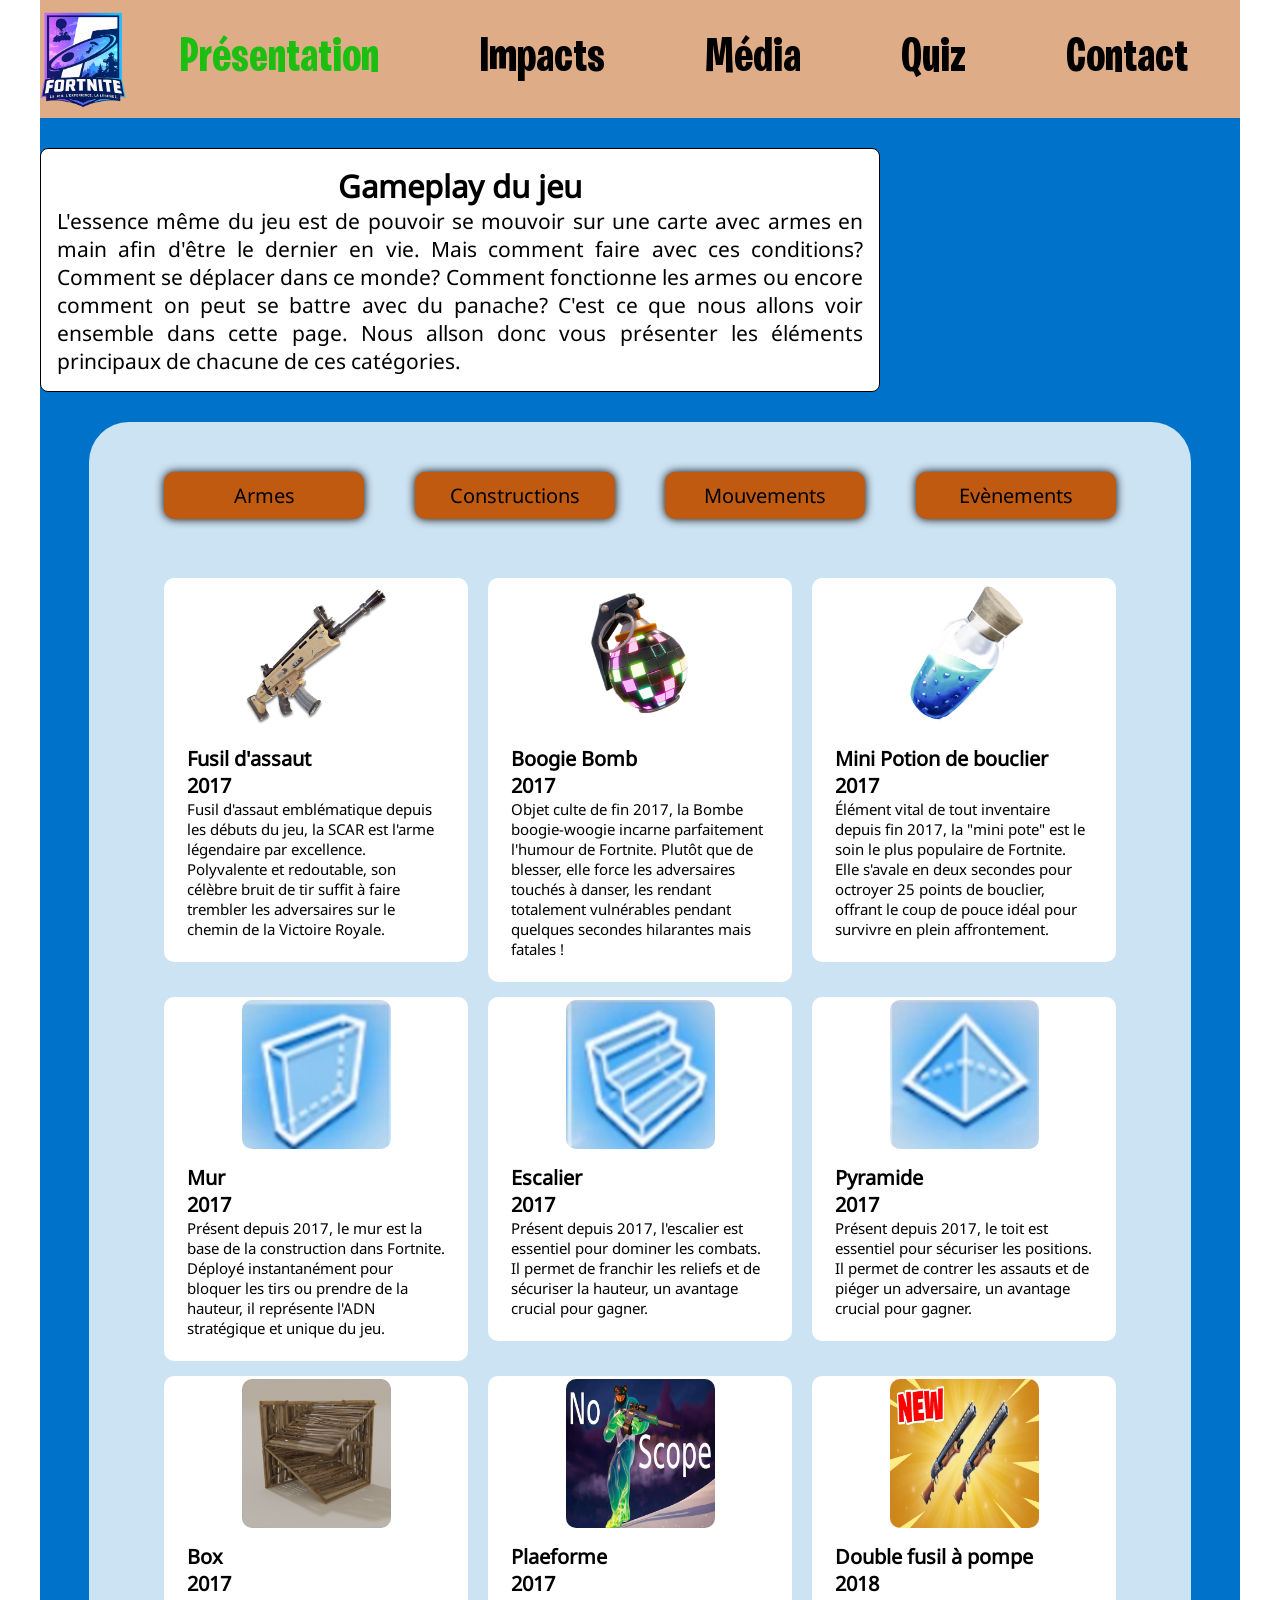
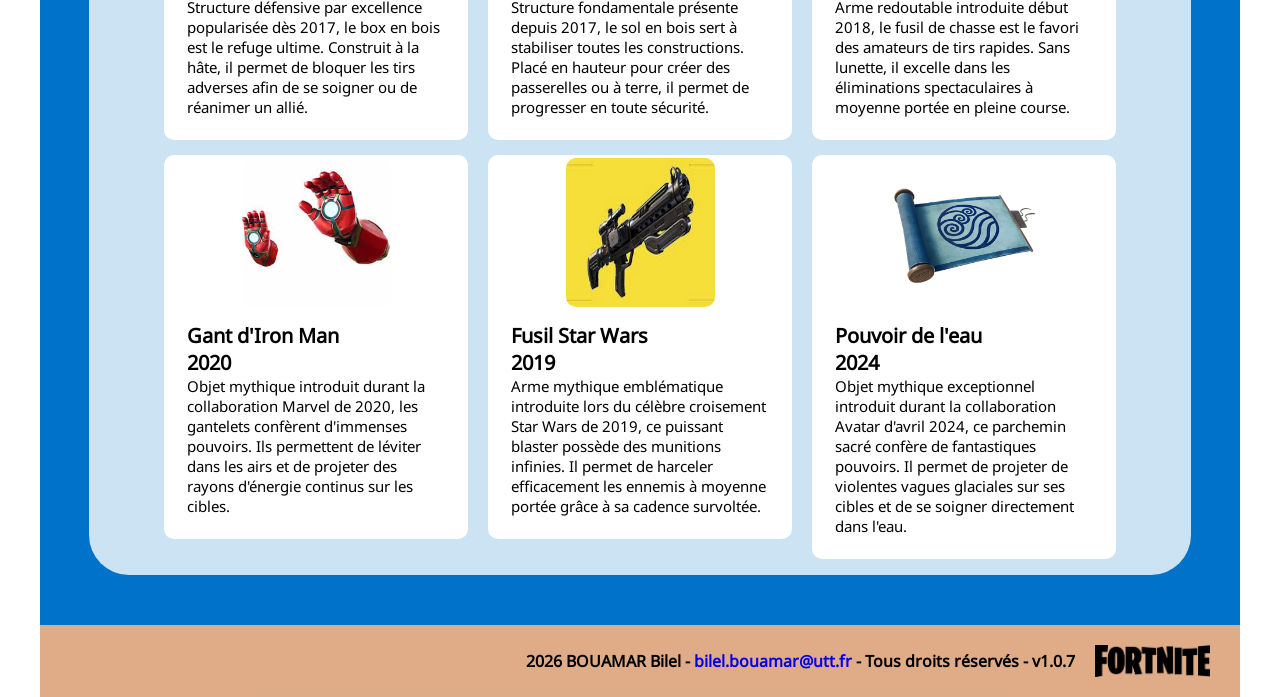
<file: page/gameplay.html>
<!DOCTYPE html>
<html lang="fr">
    <head>
    <meta charset="UTF-8">
    <title>Gameplay</title>
    <meta name="author" content="Bilel BOUAMAR">
    <meta name="keywords" content="UTT, MM01, web">
    <meta name="viewport" content="width=device-width, initial-scale=1.0">
    <meta name="description" content="Découvrez les principaux éléments du gameplay de Fortnite : armes, objets, mécaniques de construction, ...">
    <link rel="icon" type="image/png" href="../image/icone/favicon.png">
    <link rel="stylesheet" href="../style/Style_Header_Et_Footer.css">
    <link rel="stylesheet" href="../style/Style_content.css">
    <link rel="stylesheet" href="https://cdnjs.cloudflare.com/ajax/libs/font-awesome/4.7.0/css/font-awesome.min.css">
    </head>
    <body>
        <!-- Début du header dans lequel se trouve le bandeau de menu -->
    <header>
        <div class="bandeau">               
            <div class="logo">
                <a href="../index.html" class ="logo-link">
                    <img src="../image/Logo/logo.png" alt="Logo de Fortnite" class="logo">
                </a>
            </div>
            <!-- Début de la définition du menu de type "nav" -->
            <!-- Chaque texte du bandeau de menu sera en couleur afin de signaler à l'utilisateur la rubrique de la page en cours -->
            <nav class="menu" id="myNav"> 
                <button class="burger-icon" id="burgerToggle" aria-label="Ouvrir le menu">
                    <i class="fa fa-bars"></i>
                </button>

                <ul class="topnav" id="myTopnav">
                    <li class="barre"><a href="#Presentation" style="color: #1cbf11">Présentation</a>
                        <ul>
                            <li><a href="hist.html">Histoire du jeu</a></li>
                            <li><a href="hist_studio.html">Histoire du studio</a></li>
                            <li><a href="gameplay.html">Gameplay</a></li>
                        </ul>
                    </li>
                    <li class="barre"><a href="#Impact">Impacts</a>
                        <ul>
                            <li><a href="effet.html">Les effets</a></li>
                            <li><a href="esport.html">Esport</a></li>
                            <li><a href="collab.html">Collaborations</a></li>
                        </ul>
                    </li>
                    <li class="barre"><a href="#Média">Média</a>
                        <ul>
                            <li><a href="photo.html">Photos</a></li>
                            <li><a href="video.html">Vidéos</a></li>
                        </ul>
                    </li>
                    <li class="barre"><a href="quiz.html">Quiz</a></li>
                    <li class="barre"><a href="#Contact">Contact</a>
                        <ul>
                            <li><a href="formulaire.html">Formulaire</a></li>
                            <li><a href="credit.html">Crédits</a></li>
                        </ul>
                    </li>
                </ul>
            </nav>               
        </div>
    </header>
        <!-- Toutes les pages ont une 'div' appelé  "main_page" afin d'appliquer le meme CSS pour obtenir une harmonie et cohérence hormis quelque exception défini dans le CDC (index.html par exemple)-->
        <main class="main_page">
            <div class="vide"></div>
            <!-- Toutes les pages ont une 'div' appelé  "intro" afin d'appliquer le meme CSS pour obtenir une harmonie et cohérence hormis quelque exception défini dans le CDC (index.html par exemple)-->
            <section class="intro">
                <h1> Gameplay du jeu </h1>
                <p>L'essence même du jeu est de pouvoir se mouvoir sur une carte avec armes en main afin d'être le dernier en vie. Mais comment faire avec ces conditions? Comment se déplacer dans ce monde? Comment fonctionne les armes ou encore comment on peut se battre avec du panache? C'est ce que nous allons voir ensemble dans cette page. Nous allson donc vous présenter les éléments principaux de chacune de ces catégories.</p>
            </section>
            <div class="vide"></div>
            <!-- Toutes les pages ont une div "conteneur_page" afin d'appliquer le meme CSS pour obtenir une harmonie et cohérence hormis quelque exception défini dans le CDC (index.html par exemple) -->
            <div class="conteneur_page">
                <!-- Cette div permet de regrouper les boutons (accès en lien de type ancrage) ensemble afin de gérer en CSS leur affichage -->
                <div class="menu_filter">
                    <a href="#Armes"> 
                        <button data-name="Armes">Armes</button>
                    </a>                    
                    <a href="#Construction"> 
                        <button data-name="Constructions" href="#Construction">Constructions</button>
                    </a>                    

                    <a href="#Mouvement"> 
                        <button data-name="Mouvements" href="Mouvement">Mouvements</button>
                    </a>    
                    
                    <a href="#Evenement"> 
                        <button data-name="Evenements" href="#Evenement">Evènements</button>                    
                    </a>
                   
                </div>
                <br>
                <br>
                <!-- Chaque thème de cette page est regroupé dans une class 'filtercard' -->
                <div class="filtercard" id="Armes">
                    <!-- Chaque conenu est défini dans une class 'card' qui est constitué :
                     - image
                     - Titre
                     - Année
                     - Descriptif -->
                    <div class="card" data-name="Scar">
                        <img src="../image/gameplay/arme/0.png" alt="">
                        <div class="card_body">
                            <h4 class="card_title">Fusil d'assaut</h4>
                            <h4 class="card_title">2017</h4>
                            <p class="card_text">
                               Fusil d'assaut emblématique depuis les débuts du jeu, la SCAR est l'arme légendaire par excellence. Polyvalente et redoutable, son célèbre bruit de tir suffit à faire trembler les adversaires sur le chemin de la Victoire Royale. 
                                
                            </p>
                        </div>
                    </div>
                    <div class="card" data-name="Scar" >
                        <img src="../image/gameplay/arme/1.png" alt="">
                        <div class="card_body">
                            <h4 class="card_title">Boogie Bomb</h4>
                            <h4 class="card_title">2017</h4>
                            <p class="card_text">
                                Objet culte de fin 2017, la Bombe boogie-woogie incarne parfaitement l'humour de Fortnite. Plutôt que de blesser, elle force les adversaires touchés à danser, les rendant totalement vulnérables pendant quelques secondes hilarantes mais fatales !
                            </p>
                        </div>
                    </div>
                    <div class="card" data-name="Scar">
                        <img src="../image/gameplay/arme/2.png" alt="">
                        <div class="card_body">
                            <h4 class="card_title">Mini Potion de bouclier</h4>
                            <h4 class="card_title">2017</h4>
                            <p class="card_text">
                                Élément vital de tout inventaire depuis fin 2017, la "mini pote" est le soin le plus populaire de Fortnite. Elle s'avale en deux secondes pour octroyer 25 points de bouclier, offrant le coup de pouce idéal pour survivre en plein affrontement.
                            </p>
                        </div>
                    </div>
                </div>
                <div class="filtercard" id="Construction">
                    <div class="card" data-name="Scar">
                        <img src="../image/gameplay/Construction/0.png" alt="">
                        <div class="card_body">
                            <h4 class="card_title">Mur</h4>
                            <h4 class="card_title">2017</h4>
                            <p class="card_text">
                                Présent depuis 2017, le mur est la base de la construction dans Fortnite. Déployé instantanément pour bloquer les tirs ou prendre de la hauteur, il représente l'ADN stratégique et unique du jeu.
                            </p>
                        </div>
                    </div>
                    <div class="card" data-name="Scar">
                        <img src="../image/gameplay/Construction/1.png" alt="">
                        <div class="card_body">
                            <h4 class="card_title">Escalier</h4>
                            <h4 class="card_title">2017</h4>
                            <p class="card_text">
                                Présent depuis 2017, l'escalier est essentiel pour dominer les combats. Il permet de franchir les reliefs et de sécuriser la hauteur, un avantage crucial pour gagner.
                            </p>
                        </div>
                    </div>
                    <div class="card" data-name="Scar">
                        <img src="../image/gameplay/Construction/2.png" alt="">
                        <div class="card_body">
                            <h4 class="card_title">Pyramide</h4>
                            <h4 class="card_title">2017</h4>
                            <p class="card_text">
                                Présent depuis 2017, le toit est essentiel pour sécuriser les positions. Il permet de contrer les assauts et de piéger un adversaire, un avantage crucial pour gagner.
                            </p>
                        </div>
                    </div>
                </div>
                <div class="filtercard" id="Mouvement">
                    <div class="card" data-name="Scar">
                        <img src="../image/gameplay/Mouvement/0.png" alt="">
                        <div class="card_body">
                            <h4 class="card_title">Box</h4>
                            <h4 class="card_title">2017</h4>
                            <p class="card_text">
                            Structure défensive par excellence popularisée dès 2017, le box en bois est le refuge ultime. Construit à la hâte, il permet de bloquer les tirs adverses afin de se soigner ou de réanimer un allié. 
                            </p>
                        </div>
                    </div>
                    <div class="card" data-name="Scar">
                        <img src="../image/gameplay/Mouvement/1.png" alt="">
                        <div class="card_body">
                            <h4 class="card_title">Plaeforme</h4>
                            <h4 class="card_title">2017</h4>
                            <p class="card_text">
                            Structure fondamentale présente depuis 2017, le sol en bois sert à stabiliser toutes les constructions. Placé en hauteur pour créer des passerelles ou à terre, il permet de progresser en toute sécurité.    
                            </p>
                        </div>
                    </div>
                    <div class="card" data-name="Scar">
                        <img src="../image/gameplay/Mouvement/2.png" alt="">
                        <div class="card_body">
                            <h4 class="card_title">Double fusil à pompe</h4>
                            <h4 class="card_title">2018</h4>
                            <p class="card_text">
                                Arme redoutable introduite début 2018, le fusil de chasse est le favori des amateurs de tirs rapides. Sans lunette, il excelle dans les éliminations spectaculaires à moyenne portée en pleine course.
                            </p>
                        </div>
                    </div>
                </div>
                <div class="filtercard" id="Evenement">
                    <div class="card" data-name="Scar">
                        <img src="../image/gameplay/Evenement/0.png" alt="">
                        <div class="card_body">
                            <h4 class="card_title">Gant d'Iron Man</h4>
                            <h4 class="card_title">2020</h4>
                            <p class="card_text">
                                Objet mythique introduit durant la collaboration Marvel de 2020, les gantelets confèrent d'immenses pouvoirs. Ils permettent de léviter dans les airs et de projeter des rayons d'énergie continus sur les cibles.
                            </p>
                        </div>
                    </div>
                    <div class="card" data-name="Scar">
                        <img src="../image/gameplay/Evenement/1.png" alt="">
                        <div class="card_body">
                            <h4 class="card_title">Fusil Star Wars</h4>
                            <h4 class="card_title">2019</h4>
                            <p class="card_text">
                                Arme mythique emblématique introduite lors du célèbre croisement Star Wars de 2019, ce puissant blaster possède des munitions infinies. Il permet de harceler efficacement les ennemis à moyenne portée grâce à sa cadence survoltée.
                            </p>
                        </div>
                    </div>
                    <div class="card" data-name="Scar">
                        <img src="../image/gameplay/Evenement/2.png" alt="">
                        <div class="card_body">
                            <h4 class="card_title">Pouvoir de l'eau</h4>
                            <h4 class="card_title">2024</h4>
                            <p class="card_text">
                                Objet mythique exceptionnel introduit durant la collaboration Avatar d'avril 2024, ce parchemin sacré confère de fantastiques pouvoirs. Il permet de projeter de violentes vagues glaciales sur ses cibles et de se soigner directement dans l'eau.
                            </p>
                        </div>
                    </div>
                </div>
                
            </div>
        </main>
         <!-- Début du footer (pied de page) -->
        <footer>
                <p>2026 BOUAMAR Bilel - <a href="mailto:bilel.bouamar@utt.fr">bilel.bouamar@utt.fr</a> - Tous droits réservés - <span class="version-display"></span></p>
                <img src="../image/Logo/Fortnite_piedpage.jpg" alt="Logo de Fortnite" class="logo-footer">
        </footer>
        <script src="../javascript/fonction.js"></script>

    </body>

</html>
</file>
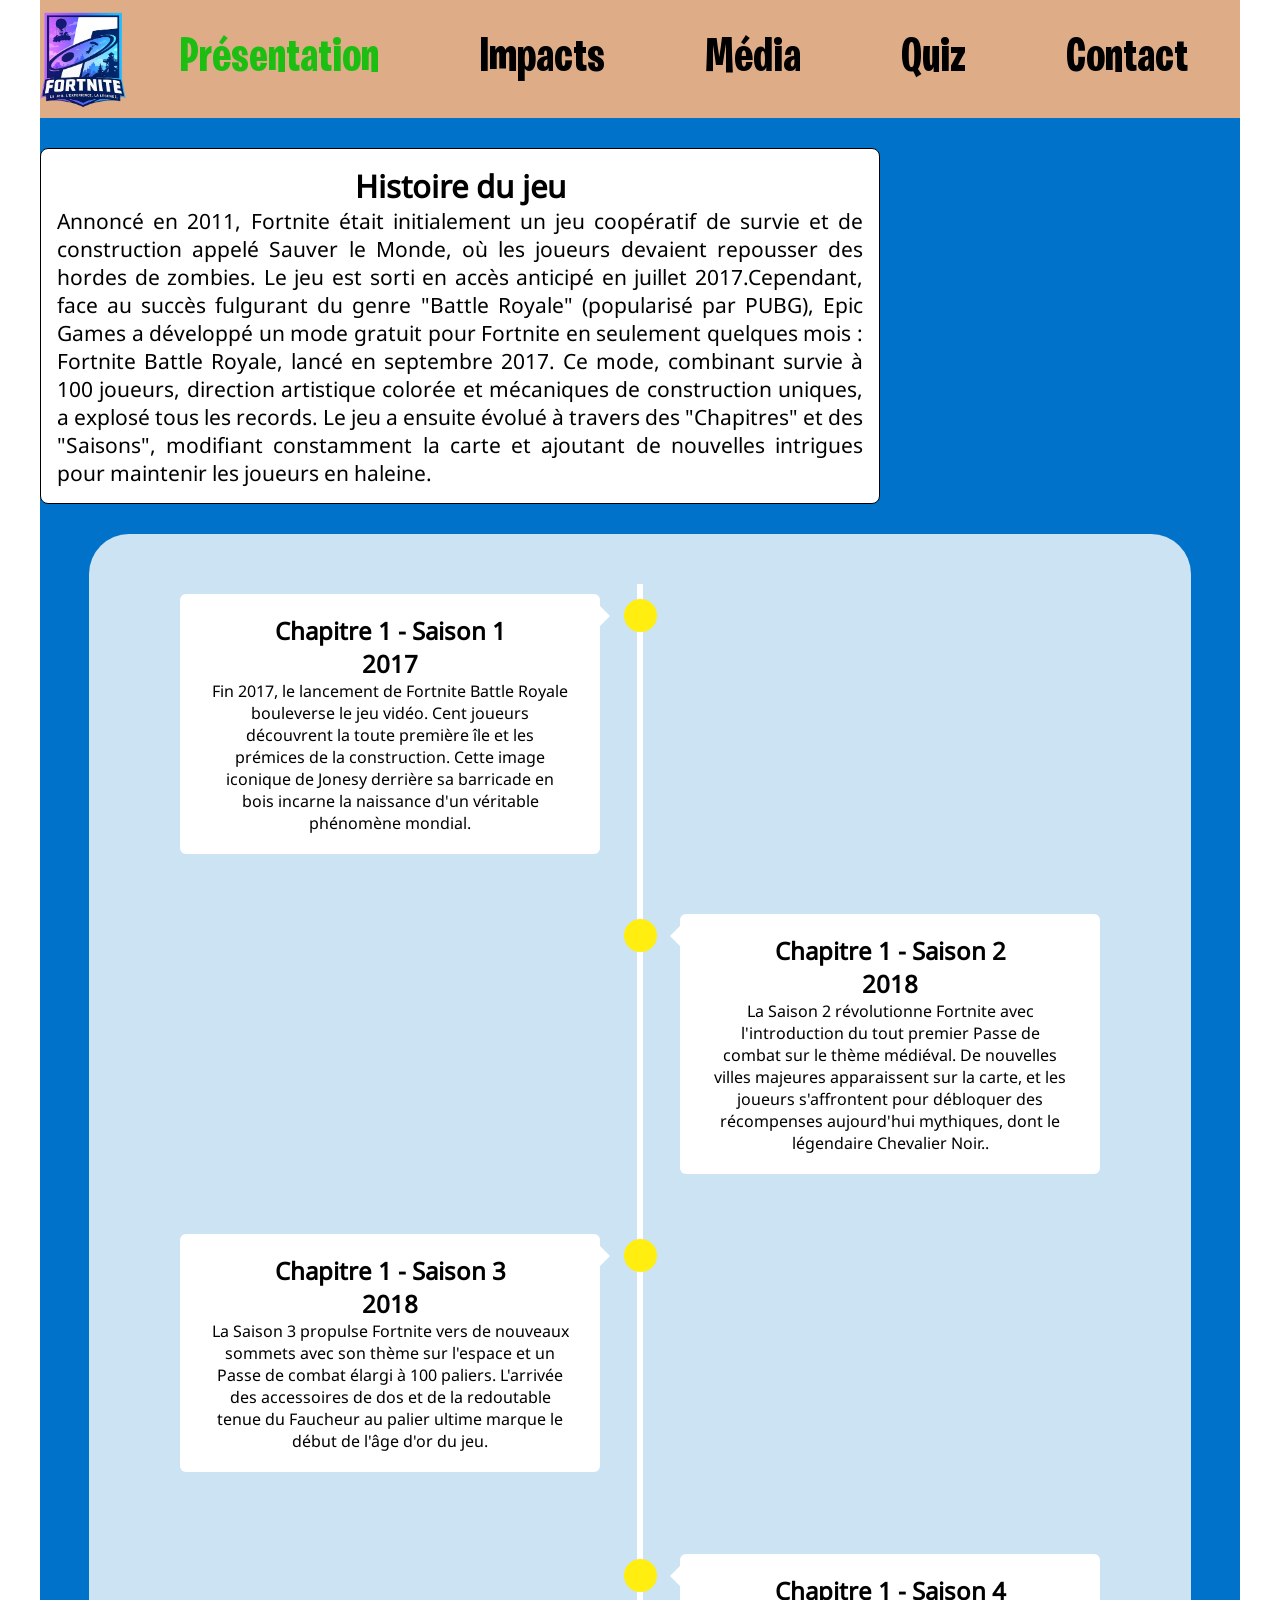
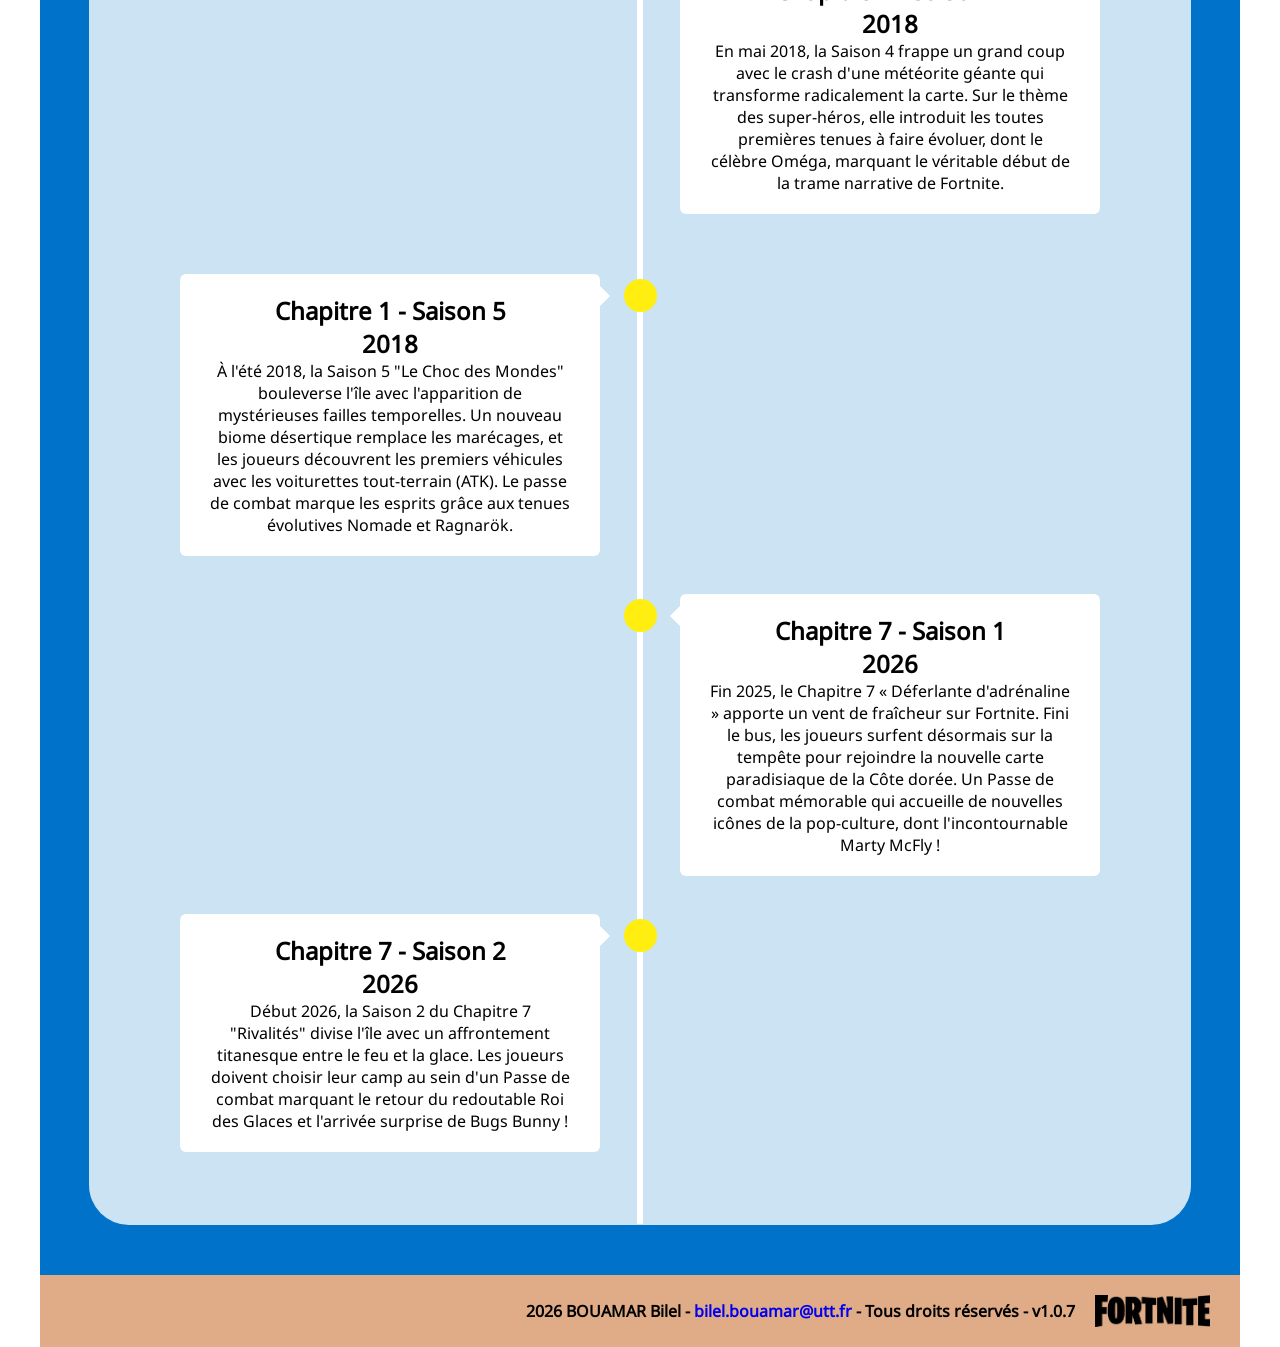
<file: page/hist.html>
<!DOCTYPE html>
<html lang="fr">

<head>
    <meta charset="UTF-8">
    <title>Histoire du jeu</title>
    <meta name="author" content="Bilel BOUAMAR">
    <meta name="keywords" content="UTT, MM01, web">
    <meta name="viewport" content="width=device-width, initial-scale=1.0">
    <meta name="description" content="Découvrez l'histoire du jeu vidéo, de ses débuts simples aux expériences modernes. ">
    <link rel="icon" type="image/png" href="../image/icone/favicon.png">
    <link rel="stylesheet" href="../style/Style_Header_Et_Footer.css">
    <link rel="stylesheet" href="../style/Style_content.css">
    <link rel="stylesheet" href="https://cdnjs.cloudflare.com/ajax/libs/font-awesome/4.7.0/css/font-awesome.min.css">
</head>
    <body>
        <!-- Début du header dans lequel se trouve le bandeau de menu -->
    <header>
        <div class="bandeau">               
            <div class="logo">
                <a href="../index.html" class ="logo-link">
                    <img src="../image/Logo/logo.png" alt="Logo de Fortnite" class="logo">
                </a>
            </div>
            <!-- Début de la définition du menu de type "nav" -->
            <!-- Chaque texte du bandeau de menu sera en couleur afin de signaler à l'utilisateur la rubrique de la page en cours -->
            <nav class="menu" id="myNav"> 
                <button class="burger-icon" id="burgerToggle" aria-label="Ouvrir le menu">
                    <i class="fa fa-bars"></i>
                </button>

                <ul class="topnav" id="myTopnav">
                    <li class="barre"><a href="#Presentation" style="color: #1cbf11">Présentation</a>
                        <ul>
                            <li><a href="hist.html">Histoire du jeu</a></li>
                            <li><a href="hist_studio.html">Histoire du studio</a></li>
                            <li><a href="gameplay.html">Gameplay</a></li>
                        </ul>
                    </li>
                    <li class="barre"><a href="#Impact">Impacts</a>
                        <ul>
                            <li><a href="effet.html">Les effets</a></li>
                            <li><a href="esport.html">Esport</a></li>
                            <li><a href="collab.html">Collaborations</a></li>
                        </ul>
                    </li>
                    <li class="barre"><a href="#Média">Média</a>
                        <ul>
                            <li><a href="photo.html">Photos</a></li>
                            <li><a href="video.html">Vidéos</a></li>
                        </ul>
                    </li>
                    <li class="barre"><a href="quiz.html">Quiz</a></li>
                    <li class="barre"><a href="#Contact">Contact</a>
                        <ul>
                            <li><a href="formulaire.html">Formulaire</a></li>
                            <li><a href="credit.html">Crédits</a></li>
                        </ul>
                    </li>
                </ul>
            </nav>               
        </div>
    </header>
        <!-- Toutes les pages ont une 'div' appelé  "main_page" afin d'appliquer le meme CSS pour obtenir une harmonie et cohérence hormis quelque exception défini dans le CDC (index.html par exemple)-->
        <main class="main_page">
                <div class="vide"></div>
                <!-- Toutes les pages ont une 'div' appelé  "intro" afin d'appliquer le meme CSS pour obtenir une harmonie et cohérence hormis quelque exception défini dans le CDC (index.html par exemple)-->
                <section class="intro">
                    <h1> Histoire du jeu</h1>
                    <p>Annoncé en 2011, Fortnite était initialement un jeu coopératif de survie et de construction appelé Sauver le Monde, où les joueurs devaient repousser des hordes de zombies. Le jeu est sorti en accès anticipé en juillet 2017.Cependant, face au succès fulgurant du genre "Battle Royale" (popularisé par PUBG), Epic Games a développé un mode gratuit pour Fortnite en seulement quelques mois : Fortnite Battle Royale, lancé en septembre 2017. Ce mode, combinant survie à 100 joueurs, direction artistique colorée et mécaniques de construction uniques, a explosé tous les records. Le jeu a ensuite évolué à travers des "Chapitres" et des "Saisons", modifiant constamment la carte et ajoutant de nouvelles intrigues pour maintenir les joueurs en haleine.</p>
                </section> 
                <div class="vide"></div>  
                <!-- Toutes les pages ont une div "conteneur_page" afin d'appliquer le meme CSS pour obtenir une harmonie et cohérence hormis quelque exception défini dans le CDC (index.html par exemple) -->
                <div class="conteneur_page">
                    <!-- Début de la div sépcifique à l'affichage de la Timeline -->
                    <!-- Il y a 2 div pour réaliser cela : -->
                    <!-- container_timeline left : pour les timelines qui seront affiché à gauche -->
                    <!-- container_timeline right : pour les timelines qui seront affiché à droite -->
                    <!-- Dans chaque container_timeline left/right, il y a une section spécifique pour creer un effet Flash Card-->
                    <div class="timeline">
                        <div class="container_timeline left">
                            <div class="flip-card">
                                <div class="flip-card-inner">
                                    <div class="flip-card-front">
                                        <div class="content_timeline">
                                            <h2>Chapitre 1 - Saison 1</h2>
                                            <h2>2017</h2>
                                            <p>Fin 2017, le lancement de Fortnite Battle Royale bouleverse le jeu vidéo. Cent joueurs découvrent la toute première île et les prémices de la construction. Cette image iconique de Jonesy derrière sa barricade en bois incarne la naissance d'un véritable phénomène mondial.</p>
                                        </div>
                                    </div>

                                    <div class="flip-card-back">
                                        <img src="../image/Hist_jeu/0.jpg" alt="Saison 1">
                                    </div>
                                </div>
                            </div>
                        </div>
                    

                   
                        <div class="container_timeline right">
                            <div class="flip-card">
                                <div class="flip-card-inner">
                                    <div class="flip-card-front">
                                        <div class="content_timeline">
                                            <h2>Chapitre 1 - Saison 2</h2>
                                            <h2>2018</h2>
                                            <p>La Saison 2 révolutionne Fortnite avec l'introduction du tout premier Passe de combat sur le thème médiéval. De nouvelles villes majeures apparaissent sur la carte, et les joueurs s'affrontent pour débloquer des récompenses aujourd'hui mythiques, dont le légendaire Chevalier Noir..</p>
                                        </div>
                                    </div>
                                    <div class="flip-card-back">
                                        <img src="../image/Hist_jeu/1.jpg" alt="Saison 1">
                                    </div>                            
                                </div>
                            </div>
                        </div>
                    
                        <div class="container_timeline left">
                            <div class="flip-card">
                                <div class="flip-card-inner">
                                    <div class="flip-card-front">
                                        <div class="content_timeline">
                                            <h2>Chapitre 1 - Saison 3</h2>
                                            <h2>2018</h2>
                                            <p>La Saison 3 propulse Fortnite vers de nouveaux sommets avec son thème sur l'espace et un Passe de combat élargi à 100 paliers. L'arrivée des accessoires de dos et de la redoutable tenue du Faucheur au palier ultime marque le début de l'âge d'or du jeu.</p>
                                        </div>
                                    </div>
                                    <div class="flip-card-back">
                                        <img src="../image/Hist_jeu/2.jpg" alt="Saison 1">
                                    </div>                            
                                </div>
                            </div>
                        </div>

                        <div class="container_timeline right">
                            <div class="flip-card">
                                <div class="flip-card-inner">
                                    <div class="flip-card-front">
                                        <div class="content_timeline">
                                            <h2>Chapitre 1 - Saison 4</h2>
                                            <h2>2018</h2>
                                            <p>En mai 2018, la Saison 4 frappe un grand coup avec le crash d'une météorite géante qui transforme radicalement la carte. Sur le thème des super-héros, elle introduit les toutes premières tenues à faire évoluer, dont le célèbre Oméga, marquant le véritable début de la trame narrative de Fortnite.</p>
                                        </div>
                                    </div>
                                    <div class="flip-card-back">
                                        <img src="../image/Hist_jeu/3.jpg" alt="Saison 1">
                                    </div>                            
                                </div>
                            </div>
                        </div>
                        <div class="container_timeline left">
                            <div class="flip-card">
                                <div class="flip-card-inner">
                                    <div class="flip-card-front">
                                        <div class="content_timeline">
                                            <h2>Chapitre 1 - Saison 5</h2>
                                            <h2>2018</h2>
                                            <p>À l'été 2018, la Saison 5 "Le Choc des Mondes" bouleverse l'île avec l'apparition de mystérieuses failles temporelles. Un nouveau biome désertique remplace les marécages, et les joueurs découvrent les premiers véhicules avec les voiturettes tout-terrain (ATK). Le passe de combat marque les esprits grâce aux tenues évolutives Nomade et Ragnarök.</p>
                                        </div>
                                    </div>
                                    <div class="flip-card-back">
                                        <img src="../image/Hist_jeu/4.jpg" alt="Saison 1">
                                    </div>                            
                                </div>
                            </div>
                        </div>
                        <div class="container_timeline right">
                            <div class="flip-card">
                                <div class="flip-card-inner">
                                    <div class="flip-card-front">
                                        <div class="content_timeline">
                                            <h2>Chapitre 7 - Saison 1</h2>
                                            <h2>2026</h2>
                                            <p>Fin 2025, le Chapitre 7 « Déferlante d'adrénaline » apporte un vent de fraîcheur sur Fortnite. Fini le bus, les joueurs surfent désormais sur la tempête pour rejoindre la nouvelle carte paradisiaque de la Côte dorée. Un Passe de combat mémorable qui accueille de nouvelles icônes de la pop-culture, dont l'incontournable Marty McFly !</p>
                                        </div>
                                    </div>
                                    <div class="flip-card-back">
                                        <img src="../image/Hist_jeu/5.jpg" alt="Saison 1">
                                    </div>                            
                                </div>
                            </div>
                        </div>
                        <div class="container_timeline left">
                            <div class="flip-card">
                                <div class="flip-card-inner">
                                    <div class="flip-card-front">
                                        <div class="content_timeline">
                                            <h2>Chapitre 7 - Saison 2</h2>
                                            <h2>2026</h2>
                                            <p>Début 2026, la Saison 2 du Chapitre 7 "Rivalités" divise l'île avec un affrontement titanesque entre le feu et la glace. Les joueurs doivent choisir leur camp au sein d'un Passe de combat marquant le retour du redoutable Roi des Glaces et l'arrivée surprise de Bugs Bunny !</p>
                                        </div>
                                    </div>
                                    <div class="flip-card-back">
                                        <img src="../image/Hist_jeu/6.jpg" alt="Saison 1">
                                    </div>                            
                                </div>
                            </div>
                        </div>
                                                                                                                     

                    </div>
                
                </div>
            </div>


        </main>

        <!-- Début du footer (pied de page) -->
        <footer>
                <p>2026 BOUAMAR Bilel - <a href="mailto:bilel.bouamar@utt.fr">bilel.bouamar@utt.fr</a> - Tous droits réservés - <span class="version-display"></span></p>
                <img src="../image/Logo/Fortnite_piedpage.jpg" alt="Logo de Fortnite" class="logo-footer">
        </footer>
        <script src="../javascript/fonction.js"></script>
    </body>

</html>
</file>
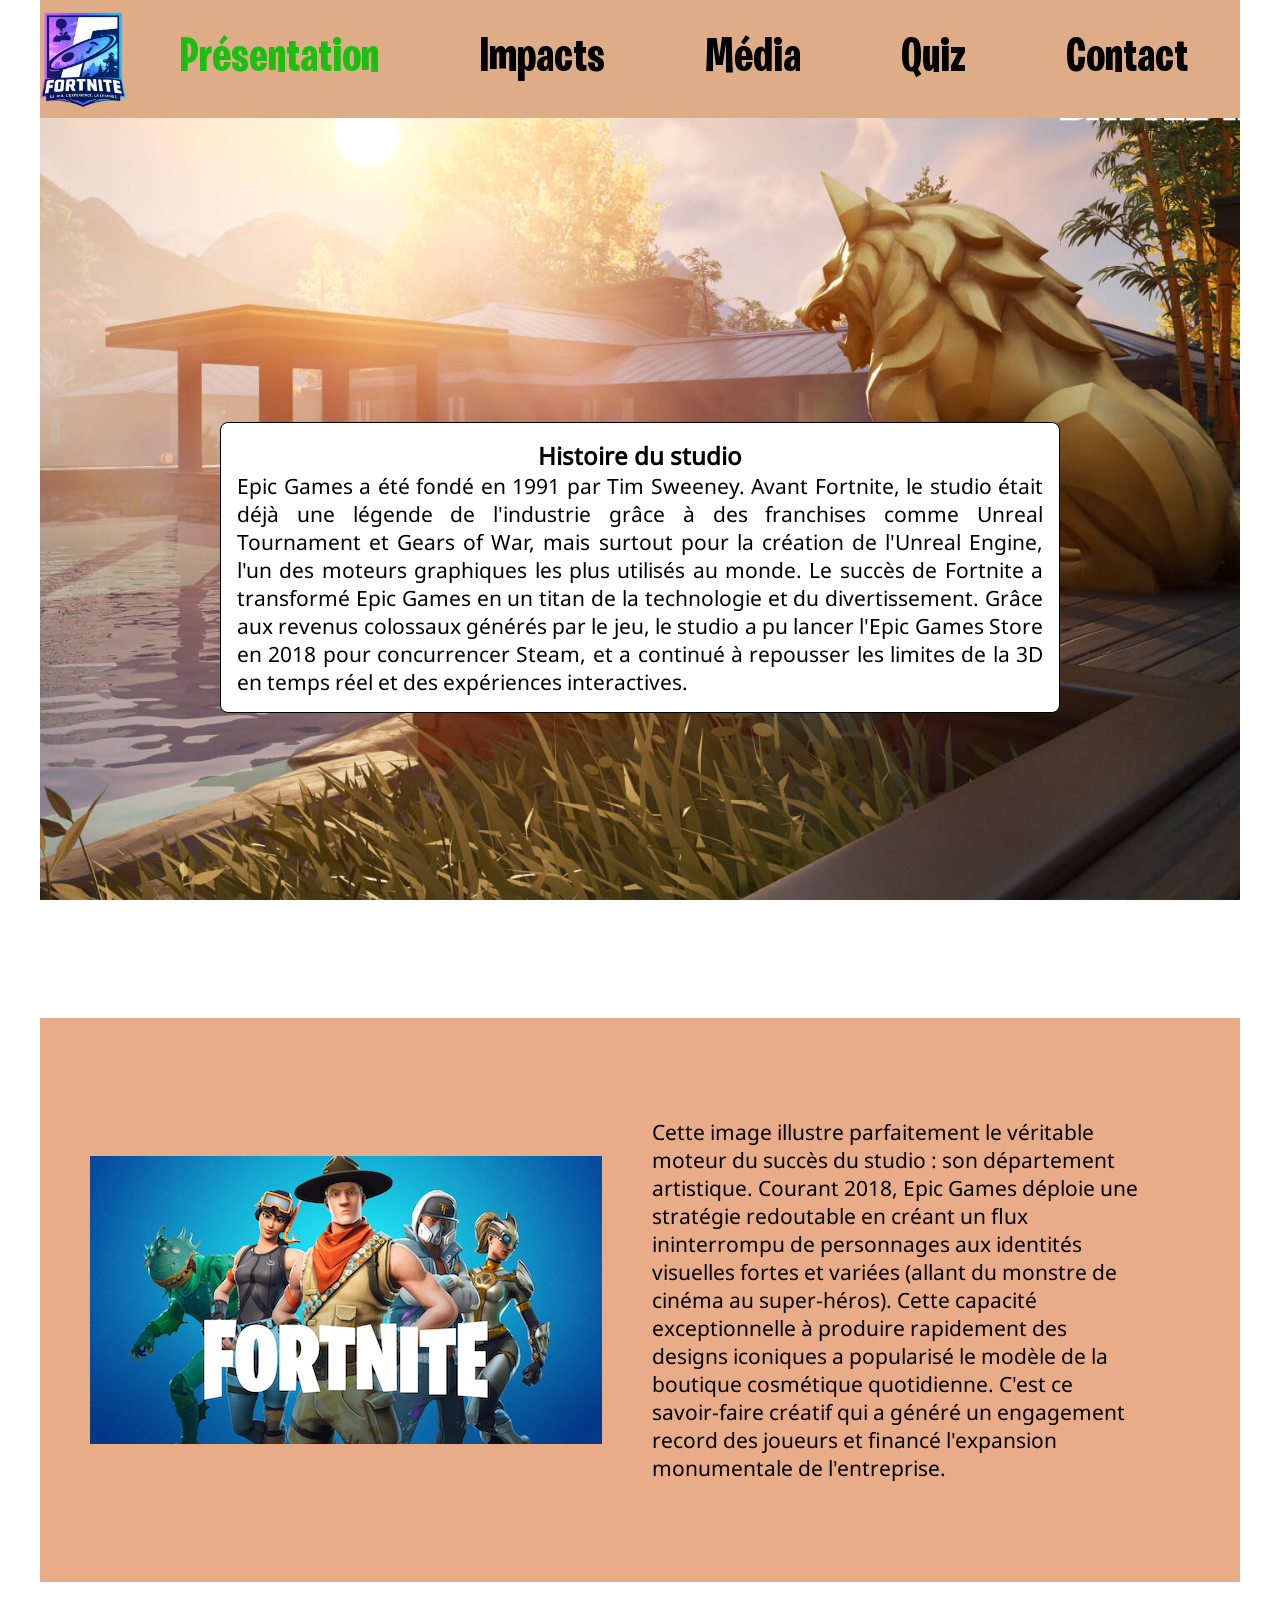
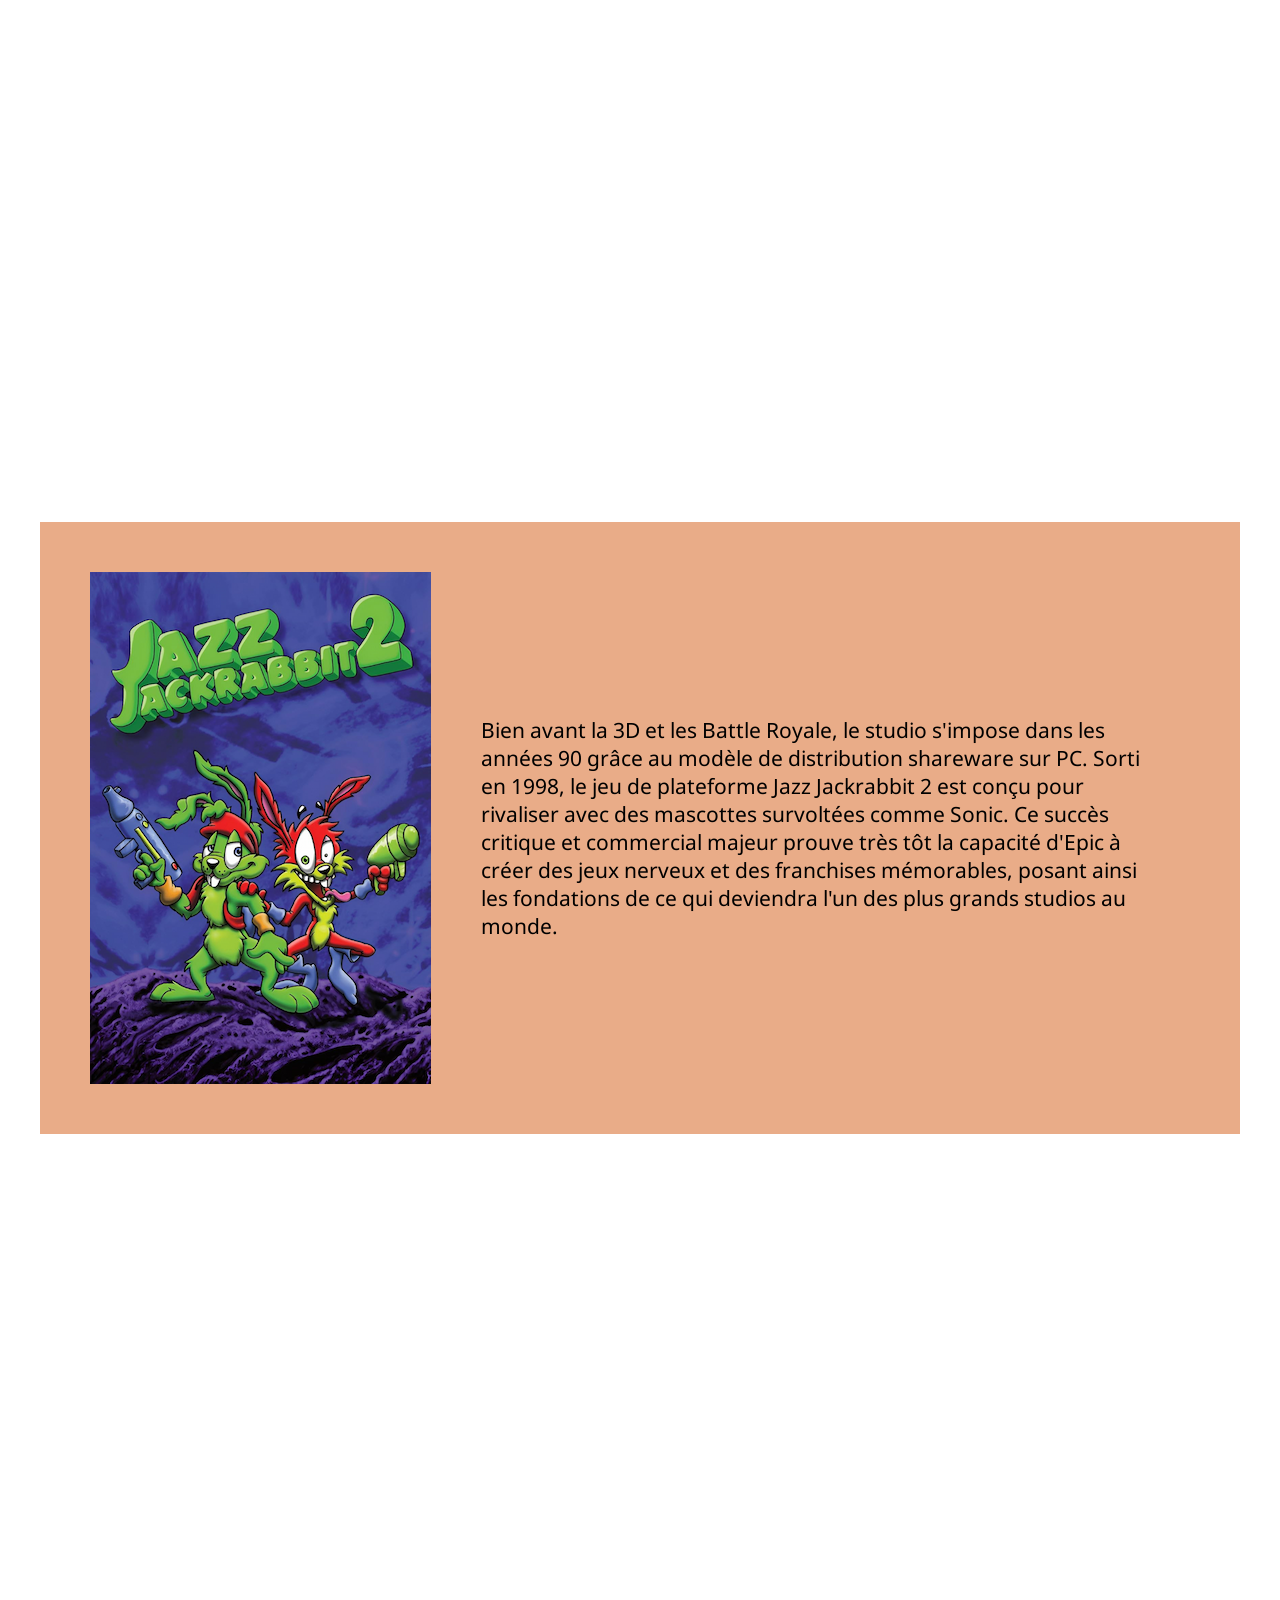
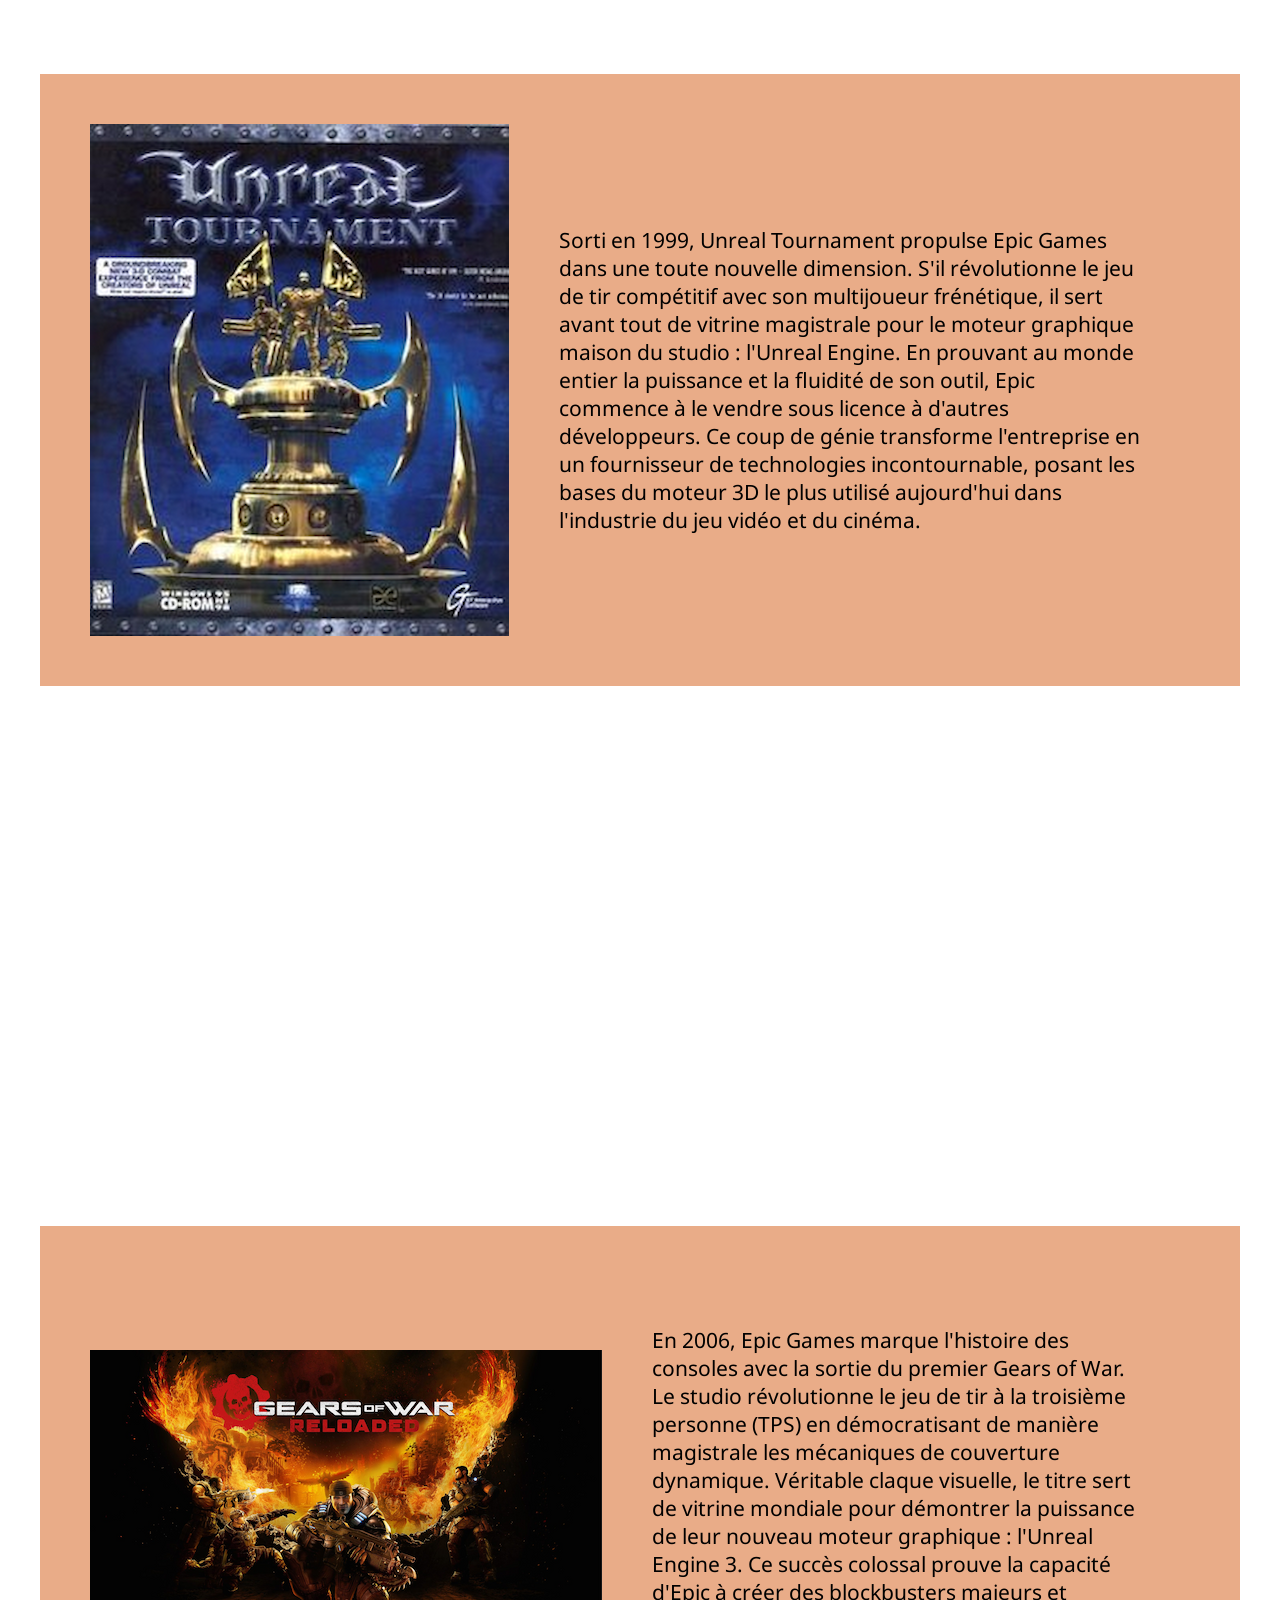
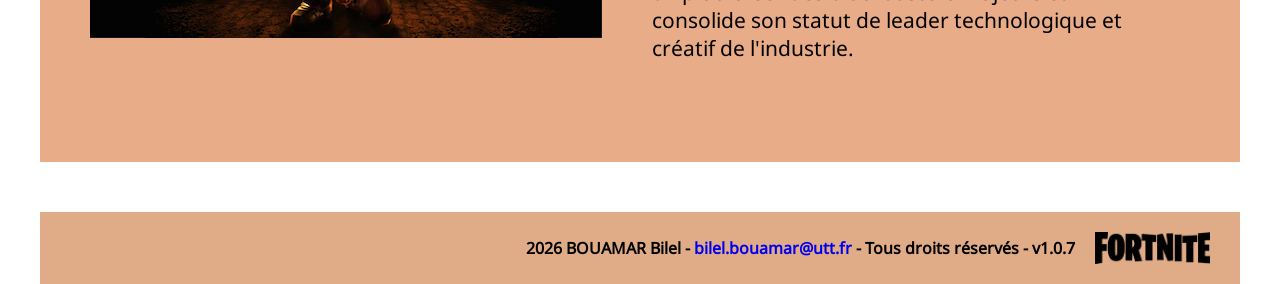
<file: page/hist_studio.html>
<!DOCTYPE html>
<html lang="fr">

<head>
    <meta charset="UTF-8">
    <title>Histoire du studio</title>
    <meta name="author" content="Bilel BOUAMAR">
    <meta name="keywords" content="UTT, MM01, web">
    <meta name="viewport" content="width=device-width, initial-scale=1.0">
    <meta name="description" content="Studio Epic Games, créateur de Fortnite et Unreal Engine.">
    <link rel="icon" type="image/png" href="../image/icone/favicon.png">
    <link rel="stylesheet" href="../style/Style_Header_Et_Footer.css">
    <link rel="stylesheet" href="../style/Style_content.css">
    <link rel="stylesheet" href="https://cdnjs.cloudflare.com/ajax/libs/font-awesome/4.7.0/css/font-awesome.min.css">
</head>
    <body>
        <!-- Début du header dans lequel se trouve le bandeau de menu -->
    <header>
        <div class="bandeau">               
            <div class="logo">
                <a href="../index.html" class ="logo-link">
                    <img src="../image/Logo/logo.png" alt="Logo de Fortnite" class="logo">
                </a>
            </div>
            <!-- Début de la définition du menu de type "nav" -->
            <!-- Chaque texte du bandeau de menu sera en couleur afin de signaler à l'utilisateur la rubrique de la page en cours -->
            <nav class="menu" id="myNav"> 
                <button class="burger-icon" id="burgerToggle" aria-label="Ouvrir le menu">
                    <i class="fa fa-bars"></i>
                </button>

                <ul class="topnav" id="myTopnav">
                    <li class="barre"><a href="#Presentation" style="color: #1cbf11">Présentation</a>
                        <ul>
                            <li><a href="hist.html">Histoire du jeu</a></li>
                            <li><a href="hist_studio.html">Histoire du studio</a></li>
                            <li><a href="gameplay.html">Gameplay</a></li>
                        </ul>
                    </li>
                    <li class="barre"><a href="#Impact">Impacts</a>
                        <ul>
                            <li><a href="effet.html">Les effets</a></li>
                            <li><a href="esport.html">Esport</a></li>
                            <li><a href="collab.html">Collaborations</a></li>
                        </ul>
                    </li>
                    <li class="barre"><a href="#Média">Média</a>
                        <ul>
                            <li><a href="photo.html">Photos</a></li>
                            <li><a href="video.html">Vidéos</a></li>
                        </ul>
                    </li>
                    <li class="barre"><a href="quiz.html">Quiz</a></li>
                    <li class="barre"><a href="#Contact">Contact</a>
                        <ul>
                            <li><a href="formulaire.html">Formulaire</a></li>
                            <li><a href="credit.html">Crédits</a></li>
                        </ul>
                    </li>
                </ul>
            </nav>               
        </div>
    </header>
        <main>
            <section class="slide_debut">
                <!-- Toutes les pages ont une 'div' appelé  "intro" afin d'appliquer le meme CSS pour obtenir une harmonie et cohérence hormis quelque exception défini dans le CDC (index.html par exemple)-->
                <section class="intro">
                    <h1> Histoire du studio</h1>
                    <p>Epic Games a été fondé en 1991 par Tim Sweeney. Avant Fortnite, le studio était déjà une légende de l'industrie grâce à des franchises comme Unreal Tournament et Gears of War, mais surtout pour la création de l'Unreal Engine, l'un des moteurs graphiques les plus utilisés au monde. Le succès de Fortnite a transformé Epic Games en un titan de la technologie et du divertissement. Grâce aux revenus colossaux générés par le jeu, le studio a pu lancer l'Epic Games Store en 2018 pour concurrencer Steam, et a continué à repousser les limites de la 3D en temps réel et des expériences interactives.</p>
                </section>
            </section>
            <section class="contenue">
                <img src="../image/Hist_studio/0.png" alt="">
                <p>
                    Cette image illustre parfaitement le véritable moteur du succès du studio : son département artistique. Courant 2018, Epic Games déploie une stratégie redoutable en créant un flux ininterrompu de personnages aux identités visuelles fortes et variées (allant du monstre de cinéma au super-héros). Cette capacité exceptionnelle à produire rapidement des designs iconiques a popularisé le modèle de la boutique cosmétique quotidienne. C'est ce savoir-faire créatif qui a généré un engagement record des joueurs et financé l'expansion monumentale de l'entreprise.
                </p>
            </section>
            <!-- La structure du contenue de la page est la suivante
             - définition de l'image de fond necessaire pour l'effet parallaxe
             - suivi d'un contenu qui est composé d'une image et d'un texte associé -->

            <section class="parallax" style="background-image: url(../image/Hist_studio/f1.jpg);"></section>  
            <section class="contenue">
                <img src="../image/Hist_studio/1.png" alt="">
                <p>
                    Bien avant la 3D et les Battle Royale, le studio s'impose dans les années 90 grâce au modèle de distribution shareware sur PC. Sorti en 1998, le jeu de plateforme Jazz Jackrabbit 2 est conçu pour rivaliser avec des mascottes survoltées comme Sonic. Ce succès critique et commercial majeur prouve très tôt la capacité d'Epic à créer des jeux nerveux et des franchises mémorables, posant ainsi les fondations de ce qui deviendra l'un des plus grands studios au monde.
                </p>
            </section>

            <section class="parallax" style="background-image: url(../image/Hist_studio/f2.jpg);"></section>

            <section class="contenue">
                <img src="../image/Hist_studio/2.png" alt="">
                <p>
                   Sorti en 1999, Unreal Tournament propulse Epic Games dans une toute nouvelle dimension. S'il révolutionne le jeu de tir compétitif avec son multijoueur frénétique, il sert avant tout de vitrine magistrale pour le moteur graphique maison du studio : l'Unreal Engine. En prouvant au monde entier la puissance et la fluidité de son outil, Epic commence à le vendre sous licence à d'autres développeurs. Ce coup de génie transforme l'entreprise en un fournisseur de technologies incontournable, posant les bases du moteur 3D le plus utilisé aujourd'hui dans l'industrie du jeu vidéo et du cinéma. 
                </p>
            </section>

            <section class="parallax" style="background-image: url(../image/Hist_studio/f3.jpg);"></section>

            <section class="contenue">
                <img src="../image/Hist_studio/3.png" alt="">
                <p>
                   En 2006, Epic Games marque l'histoire des consoles avec la sortie du premier Gears of War. Le studio révolutionne le jeu de tir à la troisième personne (TPS) en démocratisant de manière magistrale les mécaniques de couverture dynamique. Véritable claque visuelle, le titre sert de vitrine mondiale pour démontrer la puissance de leur nouveau moteur graphique : l'Unreal Engine 3. Ce succès colossal prouve la capacité d'Epic à créer des blockbusters majeurs et consolide son statut de leader technologique et créatif de l'industrie. 
                </p>
            </section>

            <section class="parallax" style="background-image: url(../image/Hist_studio/f3.jpg); height: 50px;"></section>
            
        </main>

        <!-- Début du footer (pied de page) -->
        <footer>
                <p>2026 BOUAMAR Bilel - <a href="mailto:bilel.bouamar@utt.fr">bilel.bouamar@utt.fr</a> - Tous droits réservés - <span class="version-display"></span></p>
                <img src="../image/Logo/Fortnite_piedpage.jpg" alt="Logo de Fortnite" class="logo-footer">
        </footer>
        <script src="../javascript/fonction.js"></script>
    </body>

</html>
</file>
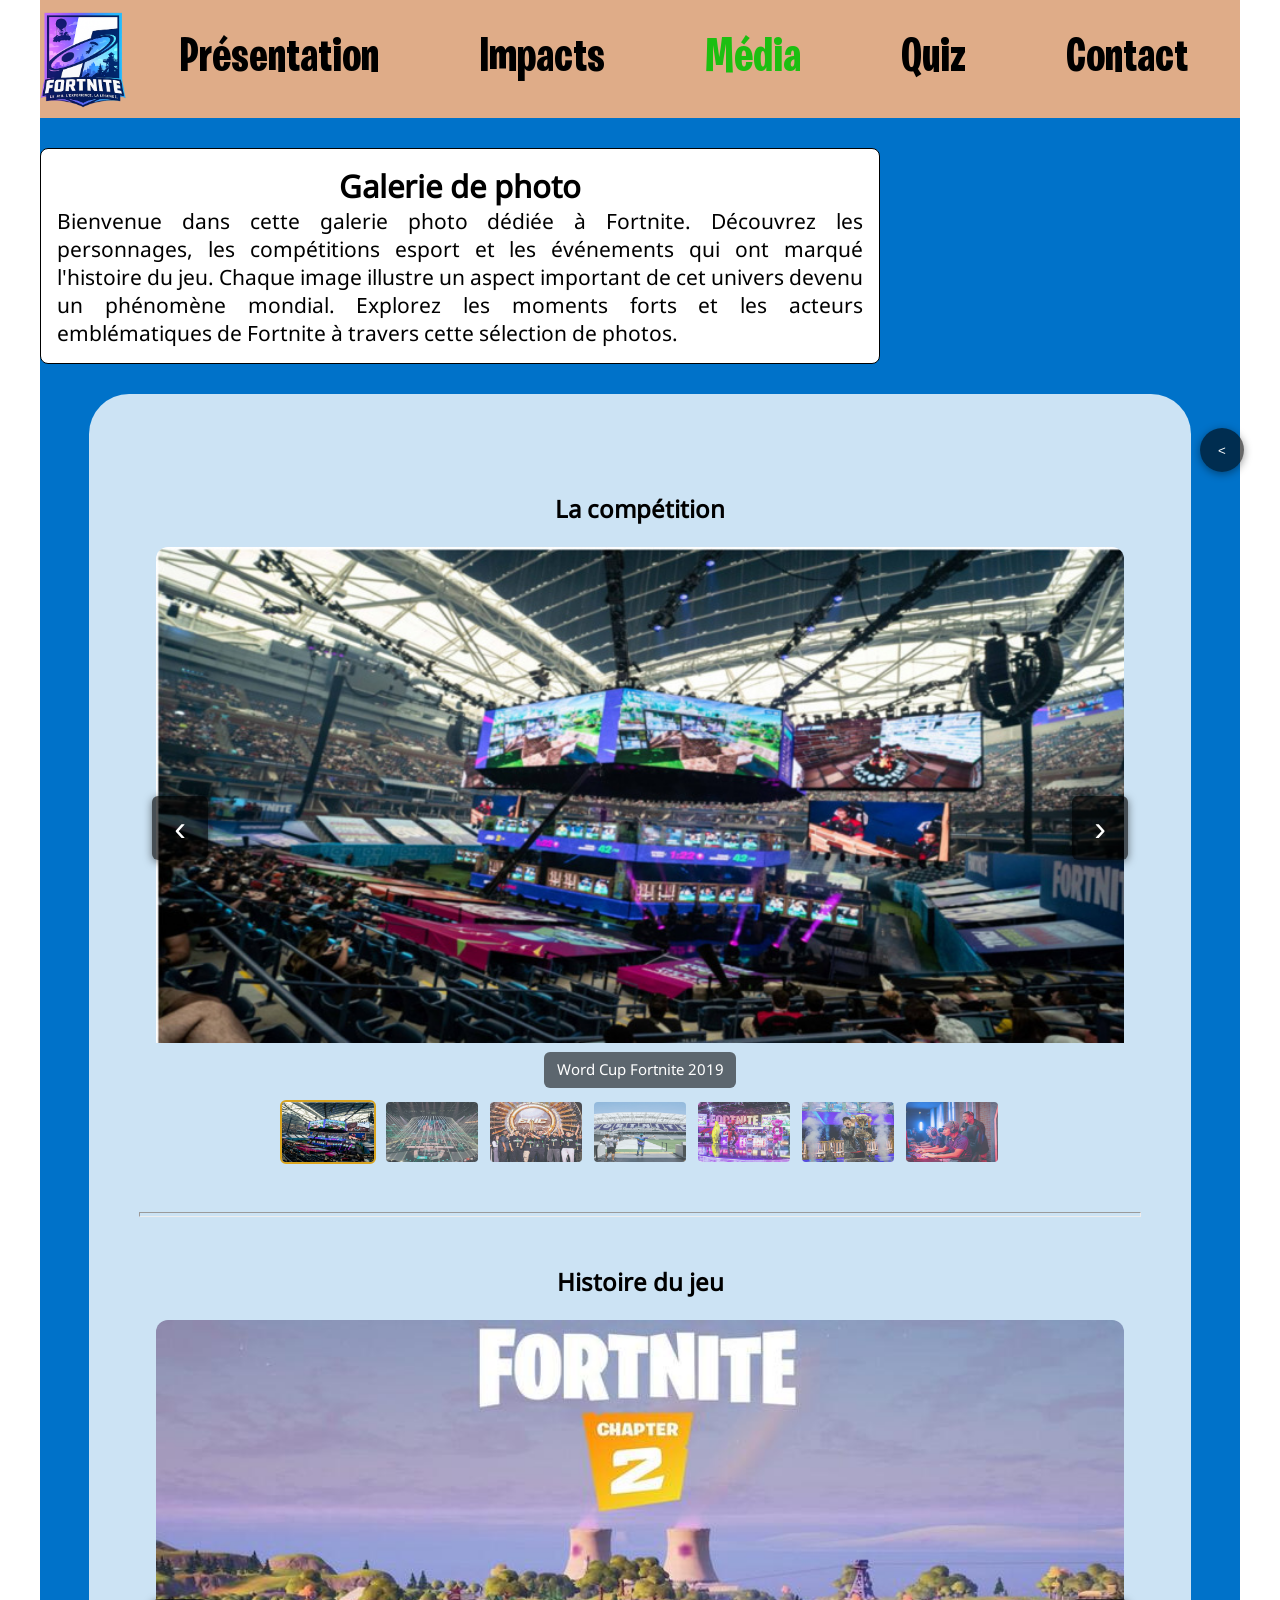
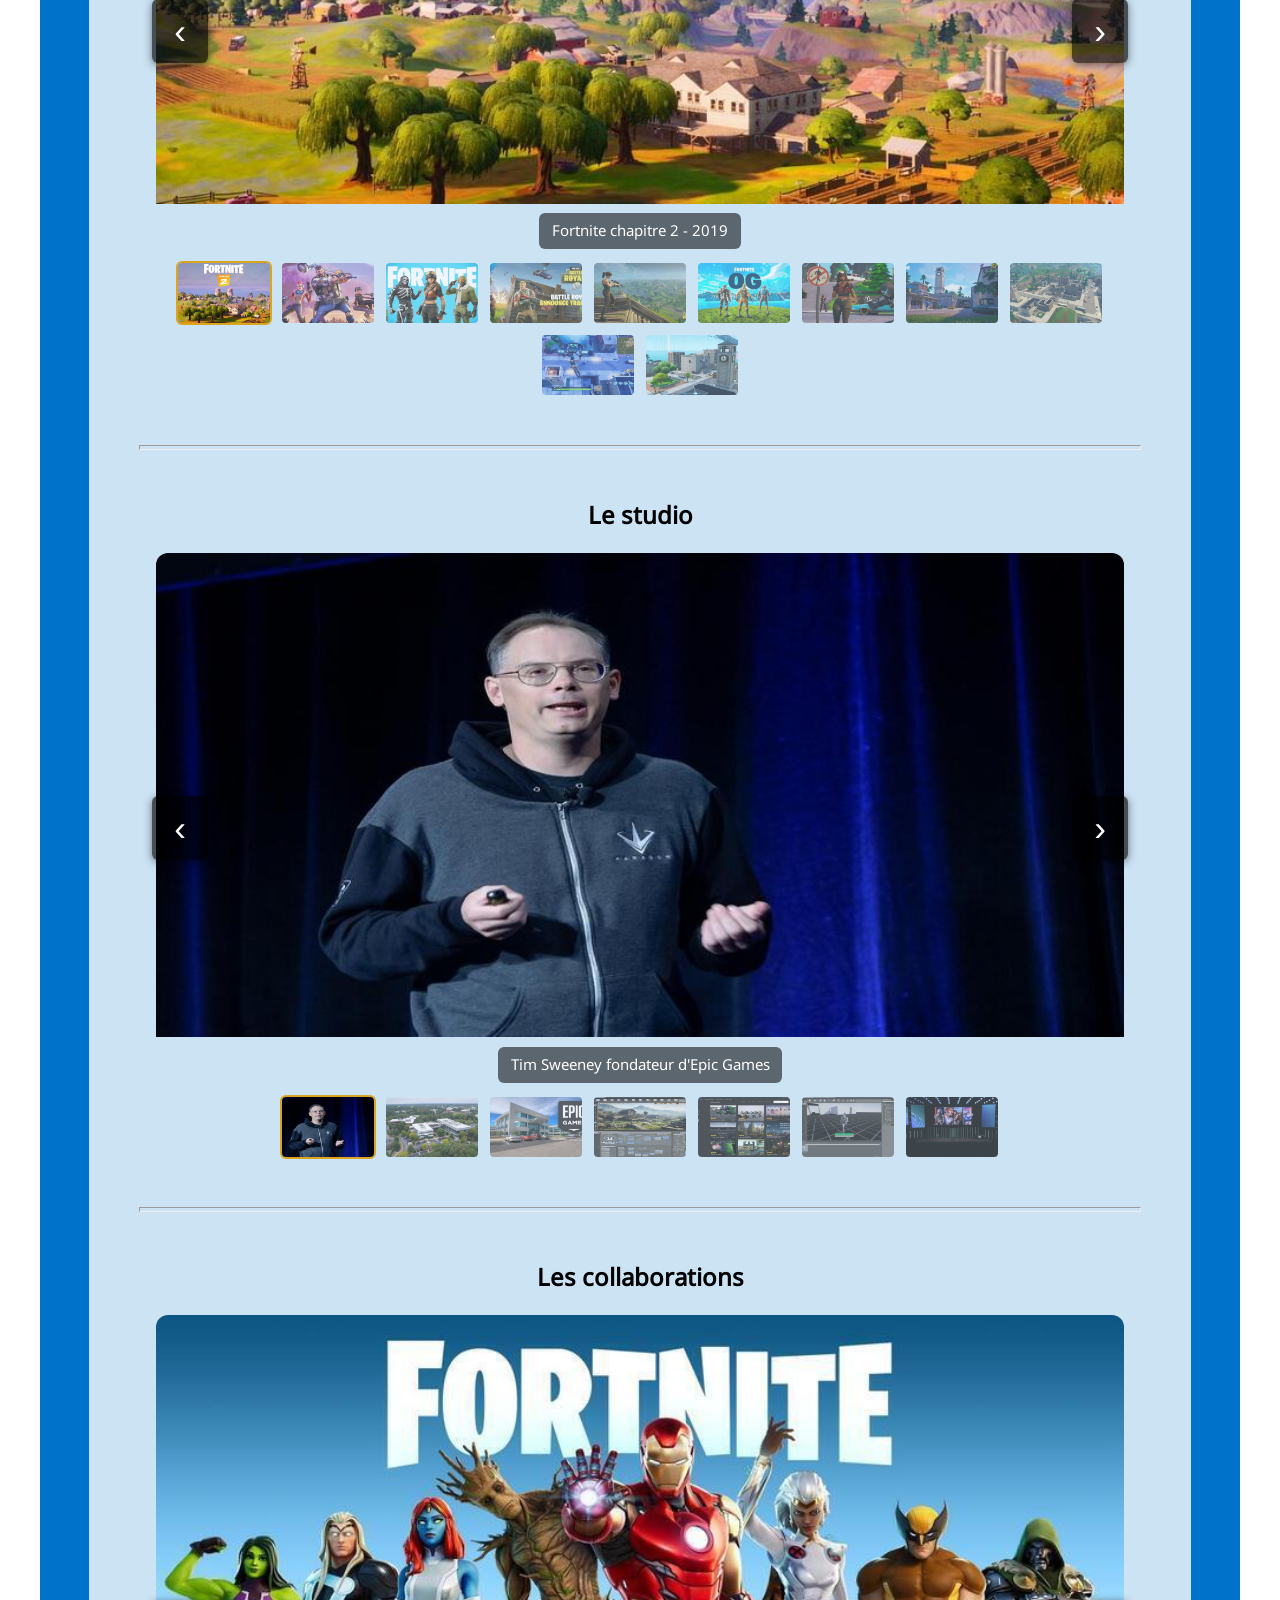
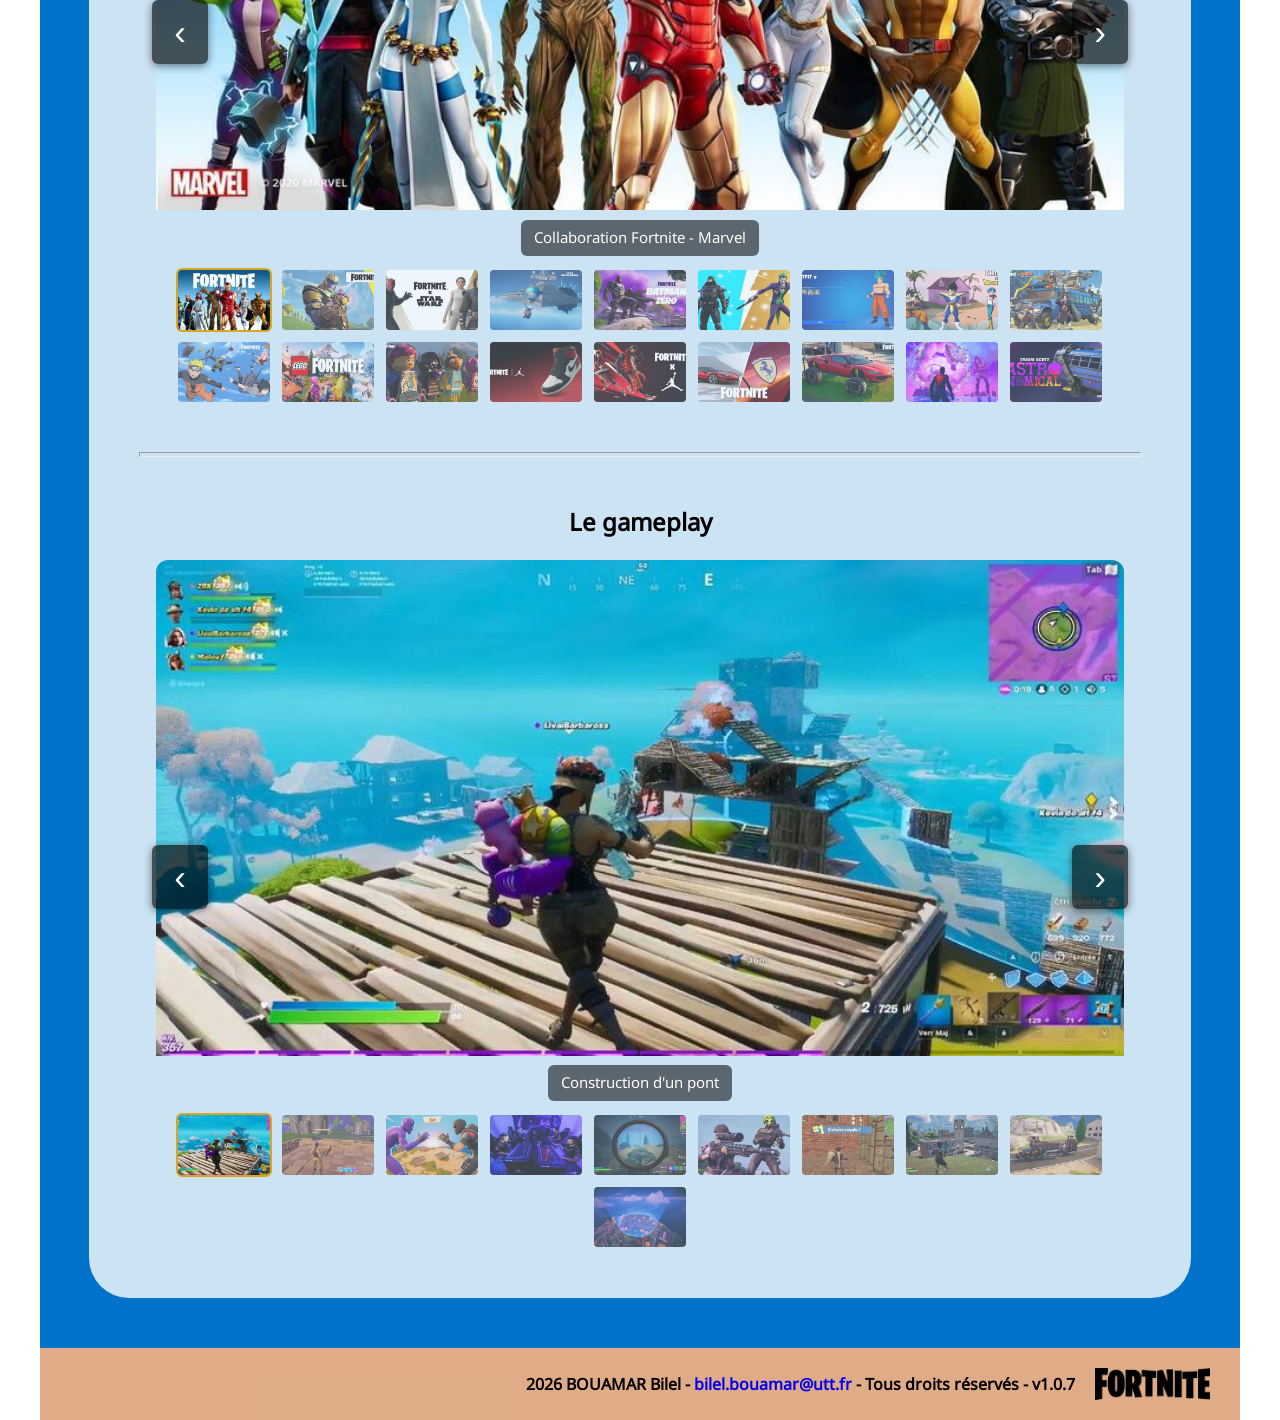
<file: page/photo.html>
<!DOCTYPE html>
<html lang="fr">

<head>
    <meta charset="UTF-8">
    <title>Galerie photo</title>
    <meta name="author" content="Bilel BOUAMAR">
    <meta name="keywords" content="UTT, MM01, web">
    <meta name="viewport" content="width=device-width, initial-scale=1.0">
    <meta name="description" content="Visitez cette galerie de photos variée et inspirante. Explorez des images capturant différents moments et univers">
    <link rel="icon" type="image/png" href="../image/icone/favicon.png">
    <link rel="stylesheet" href="../style/Style_Header_Et_Footer.css">
    <link rel="stylesheet" href="../style/Style_content.css">
    <link rel="stylesheet" href="https://cdnjs.cloudflare.com/ajax/libs/font-awesome/4.7.0/css/font-awesome.min.css">
</head>
    <body>
        <!-- Début du header dans lequel se trouve le bandeau de menu -->
    <header>
        <div class="bandeau">               
            <div class="logo">
                <a href="../index.html" class ="logo-link">
                    <img src="../image/Logo/logo.png" alt="Logo de Fortnite" class="logo">
                </a>
            </div>
            <!-- Début de la définition du menu de type "nav" -->
            <!-- Chaque texte du bandeau de menu sera en couleur afin de signaler à l'utilisateur la rubrique de la page en cours -->
            <nav class="menu" id="myNav"> 
                <button class="burger-icon" id="burgerToggle" aria-label="Ouvrir le menu">
                    <i class="fa fa-bars"></i>
                </button>

                <ul class="topnav" id="myTopnav">
                    <li class="barre"><a href="#Presentation">Présentation</a>
                        <ul>
                            <li><a href="hist.html">Histoire du jeu</a></li>
                            <li><a href="hist_studio.html">Histoire du studio</a></li>
                            <li><a href="gameplay.html">Gameplay</a></li>
                        </ul>
                    </li>
                    <li class="barre"><a href="#Impact">Impacts</a>
                        <ul>
                            <li><a href="effet.html">Les effets</a></li>
                            <li><a href="esport.html">Esport</a></li>
                            <li><a href="collab.html">Collaborations</a></li>
                        </ul>
                    </li>
                    <li class="barre"><a href="#Média" style="color: #1cbf11">Média</a>
                        <ul>
                            <li><a href="photo.html">Photos</a></li>
                            <li><a href="video.html">Vidéos</a></li>
                        </ul>
                    </li>
                    <li class="barre"><a href="quiz.html">Quiz</a></li>
                    <li class="barre"><a href="#Contact">Contact</a>
                        <ul>
                            <li><a href="formulaire.html">Formulaire</a></li>
                            <li><a href="credit.html">Crédits</a></li>
                        </ul>
                    </li>
                </ul>
            </nav>               
        </div>
    </header>
        <!-- Toutes les pages ont une 'div' appelé  "main_page" afin d'appliquer le meme CSS pour obtenir une harmonie et cohérence hormis quelque exception défini dans le CDC (index.html par exemple)-->
        <main class="main_page">
            <div class="vide"></div>
            <!-- Toutes les pages ont une 'div' appelé  "intro" afin d'appliquer le meme CSS pour obtenir une harmonie et cohérence hormis quelque exception défini dans le CDC (index.html par exemple)-->
            <section class="intro">
                <h1>Galerie de photo</h1>
                <p>
                    Bienvenue dans cette galerie photo dédiée à Fortnite. Découvrez les personnages, les compétitions esport et les événements qui ont marqué l'histoire du jeu. Chaque image illustre un aspect important de cet univers devenu un phénomène mondial. Explorez les moments forts et les acteurs emblématiques de Fortnite à travers cette sélection de photos.
                </p>
            </section>
            <div class="vide"></div>
            <!-- Toutes les pages ont une div "conteneur_page" afin d'appliquer le meme CSS pour obtenir une harmonie et cohérence hormis quelque exception défini dans le CDC (index.html par exemple) -->
            <div class="conteneur_page">
                <!-- Section spécifique pour la création d'un carrousel de photos -->
                <!-- Cela necessite le fichier de script 'fonction.js' (Javascript) -->
                <!-- Il faut définir dans les champs suivant : -->
                <!--  - data-directory : répertoire dans lequel se trouve les photos -->
                <!--  - data-captions : liste des légendes associés à chaque photos défini précédement-->

                <div id="LaCompetition" class="carousel" data-directory="../image/Galerie/Photo/Carrousel2" 
                data-images="0.jpg, 1.jpg,2.jpg,3.jpg,4.jpg,5.jpg,6.jpg" 
                data-captions="Word Cup Fortnite 2019|
                                Fortnite Global Championship 2025|
                                Esports Word Cup 2024|
                                Fortnite Pro Am event|
                                Fortnite World Cup 2019|
                                Bugha gagant des solos Fortnite World Cup|
                                Esport, des compétitions par équipe">
                    <h2>La compétition</h2>
                    <br>
                    <button class="carousel-control prev" aria-label="Image précédente">‹</button>
                    <div class="carousel-slides"></div>
                    <button class="carousel-control next" aria-label="Image suivante">›</button>
                    <div class="carousel-thumbs" aria-hidden="false"></div>
                </div>
                <hr class="fortnite-line">

                <div id="HistoireDuJeu" class="carousel" data-directory="../image/Galerie/Photo/Carrousel3" 
                data-images="0.jpg, 1.jpg, 2.jpg, 3.jpg, 4.jpg, 5.jpg, 6.jpg, 7.jpg, 8.jpg, 9.jpg, 10.jpg" 
                data-captions="Fortnite chapitre 2 - 2019|
                                Fortnite saves the World|
                                Fortnite OG chapitre 1 Saison 1 - 2024|
                                Fortnite Battle Royale - 2017|
                                Fortnite Battle Royale - 2018|
                                Fortnite OG chapitre 1 Saison 1 - 2024|
                                Fortnite Battle Royale chapitre 6 Saison 1 - 2024|
                                Fortnite Original chapitre 4 - 2023|
                                Fortnite Tilted Towers Saison 9">
                    <h2>Histoire du jeu</h2>
                    <br>
                    <button class="carousel-control prev" aria-label="Image précédente">‹</button>
                    <div class="carousel-slides"></div>
                    <button class="carousel-control next" aria-label="Image suivante">›</button>
                    <div class="carousel-thumbs" aria-hidden="false"></div>
                </div>
                <hr class="fortnite-line">

                <div id="LeStudio" class="carousel" data-directory="../image/Galerie/Photo/Carrousel4" 
                    data-images="8.jpg ,0.jpg, 1.jpg, 4.jpg, 5.jpg, 6.jpg, , 9.jpg" 
                    data-captions="Tim Sweeney fondateur d'Epic Games|
                    Epic Games à Cary (Caroline du Nord - USA)|
                    Changement de locaux pour s'agrandir|
                    Unreal Engine|
                    Marketplace d'Epic Games |
                    Création de jeux avec Unreal Engine|
                    Epic Games dévoile les outils IA pour les PNG de Fortnite
                   ">
                    <h2>Le studio</h2>
                    <br>
                    <button class="carousel-control prev" aria-label="Image précédente">‹</button>
                    <div class="carousel-slides"></div>
                    <button class="carousel-control next" aria-label="Image suivante">›</button>
                    <div class="carousel-thumbs" aria-hidden="false"></div>
                </div>
                <hr class="fortnite-line">

                <div id="LesCollaborations" class="carousel" data-directory="../image/Galerie/Photo/Carrousel5" 
                data-images="0.jpg, 1.jpg, 2.jpg, 3.jpg, 4.jpg, 5.jpg, 6.jpg, 7.jpg, 8.jpg, 9.jpg, 10.jpg, 11.jpg, 12.jpg, 13.jpg, 14.jpg, 15.jpg , 16.jpg , 17.jpg" 
                data-captions="Collaboration Fortnite - Marvel|
                Collaboration Fortnite - Marvel|
                Collaboration Fortnite - Star Wars|
                Collaboration Fortnite - Star WArs|
                Collaboration Fortnite - Batman|
                Collaboration Fortnite - Batman|
                Collaboration Fortnite - Dragon Ball|
                Collaboration Fortnite - Dragon Ball|
                Collaboration Fortnite - Naruto|
                Collaboration Fortnite - Naruto|
                Collaboration Fortnite - Lego|
                Collaboration Fortnite - Lego|
                Collaboration Fortnite - Nike|
                Collaboration Fortnite - Nike|
                Collaboration Fortnite - Ferrari|
                Collaboration Fortnite - Ferrari|
                Collaboration Fortnite - Travis Scott|
                Collaboration Fortnite - Travis Scott">
                    <h2>Les collaborations</h2>
                    <br>
                    <button class="carousel-control prev" aria-label="Image précédente">‹</button>
                    <div class="carousel-slides"></div>
                    <button class="carousel-control next" aria-label="Image suivante">›</button>
                    <div class="carousel-thumbs" aria-hidden="false"></div>
                </div>
                <hr class="fortnite-line">

                <div id="LeGameplay" class="carousel" data-directory="../image/Galerie/Photo/Carrousel6" 
                data-images="0.jpg, 1.jpg, 2.jpg, 3.jpg, 4.jpg, 5.jpg, 6.jpg, 7.jpg, 9.jpg, 10.jpg" 
                data-captions="Construction d'un pont|
                Construction d'un mur|
                Combat 1 vs 1|
                Mode escouade, coopération entre joueurs|
                Fusils de précision, mode sniper|
                Fusils de sniper|
                Teeqzy (joueur) bat le record du monde du nombre de kills|
                L'exploration permet de trouver des ressources, des armes et des véhicules.|
                War bus, véhicule mytique (Chapitre 5 saison 3)|
                Les joueurs doivent constamment se déplacer pour rester dans la zone de jeu.
                ">
                    <h2>Le gameplay</h2>
                    <br>
                    <button class="carousel-control prev" aria-label="Image précédente">‹</button>
                    <div class="carousel-slides"></div>
                    <button class="carousel-control next" aria-label="Image suivante">›</button>
                    <div class="carousel-thumbs" aria-hidden="false"></div>
                </div>
                <!-- Création d'un menu caché, accessible en cliquant sur le symbole "chevron" -->
                <!-- Ce menu permet d'accéder au ancrage de la page courante -->
                <button id="sideMenuToggle" class="side-chevron" aria-hidden="false" aria-expanded="false" title="Menu" aria-label="Ouvrir le menu">
                    &lt;
                </button>
                <nav id="sideMenu" class="side-menu" aria-hidden="true">
                    <ul>
                        <li><a href="#LaCompetition">La compétition</a></li>
                        <li><a href="#HistoireDuJeu">Histoire du jeu</a></li>
                        <li><a href="#LeStudio">Le studio</a></li>
                        <li><a href="#LesCollaborations">Les collaborations</a></li>
                        <li><a href="#LeGameplay">Le gameplay</a></li>
                    </ul>
                </nav>

            </div>
        </main>
        <!-- Début du footer (pied de page) -->
        <footer>
                <p>2026 BOUAMAR Bilel - <a href="mailto:bilel.bouamar@utt.fr">bilel.bouamar@utt.fr</a> - Tous droits réservés - <span class="version-display"></span></p>
                <img src="../image/Logo/Fortnite_piedpage.jpg" alt="Logo de Fortnite" class="logo-footer">
        </footer>
        <script src="../javascript/fonction.js"></script>
    </body>

</html>
</file>
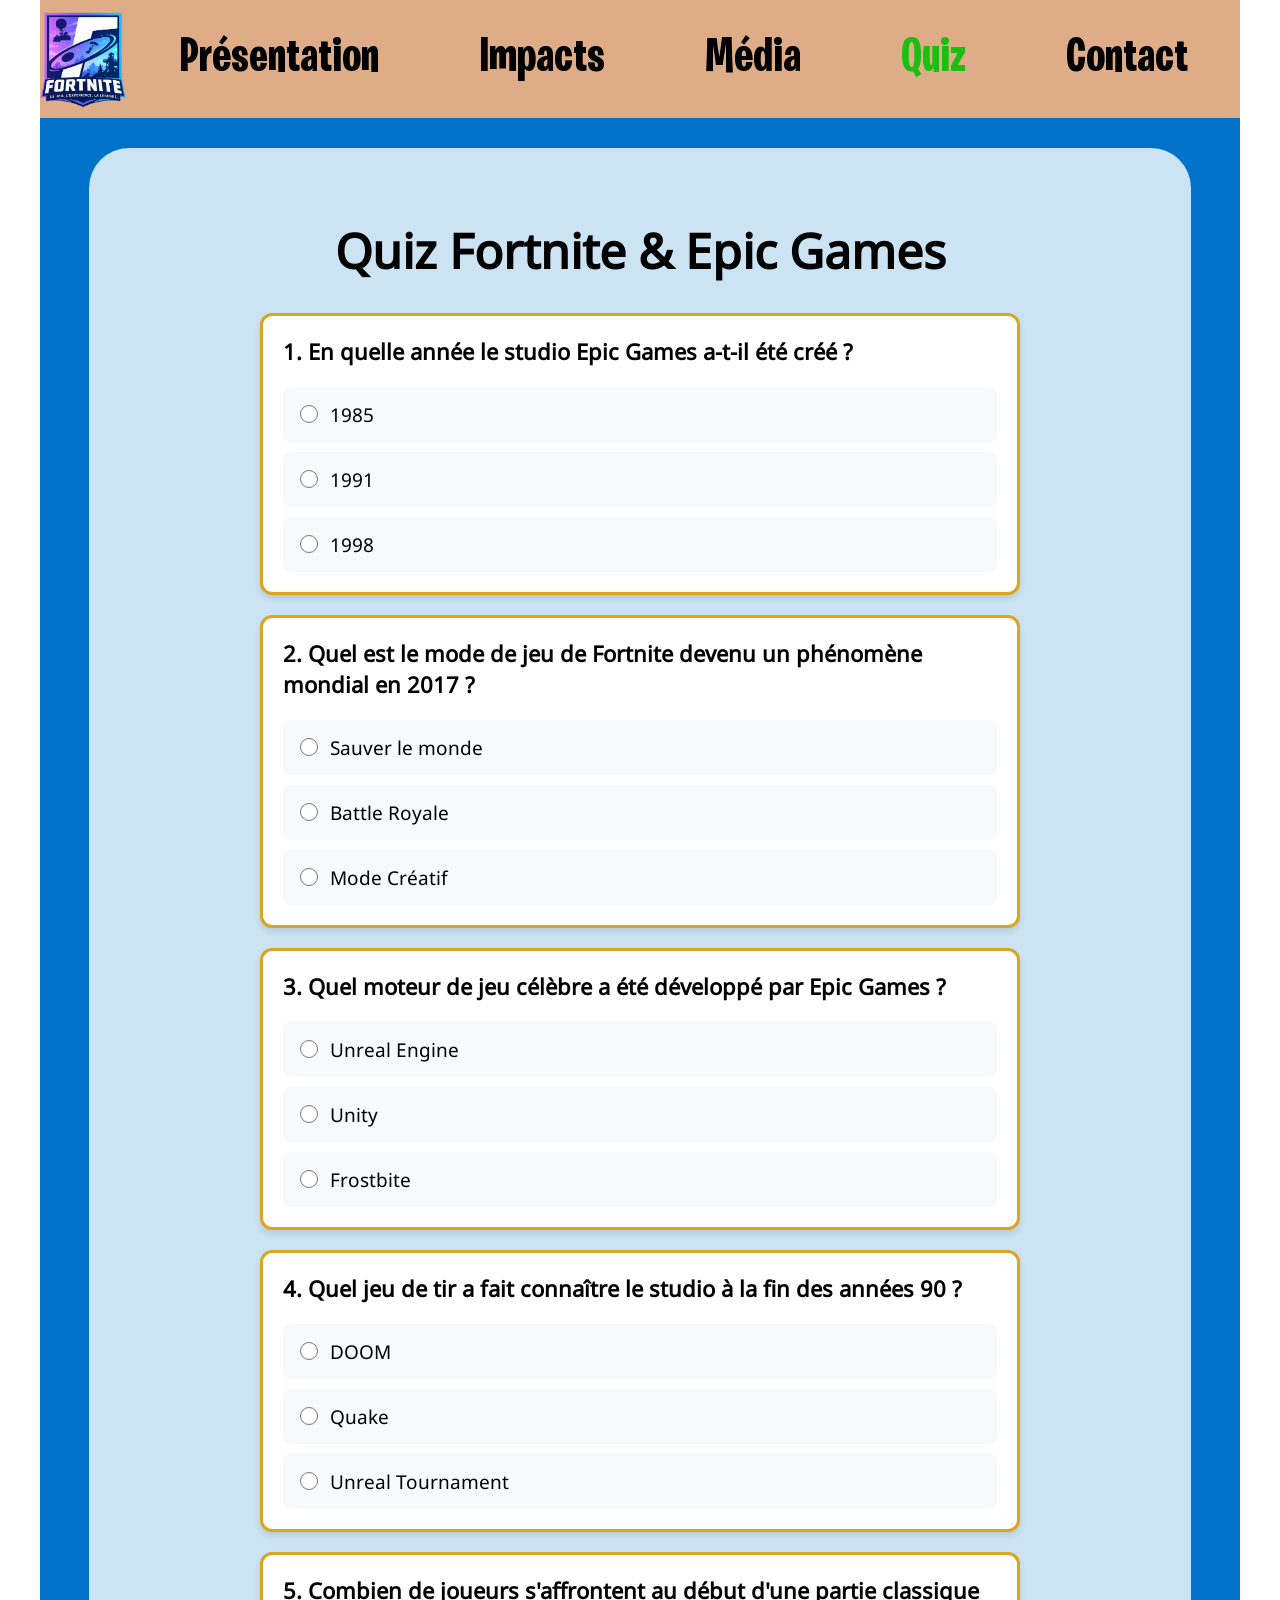
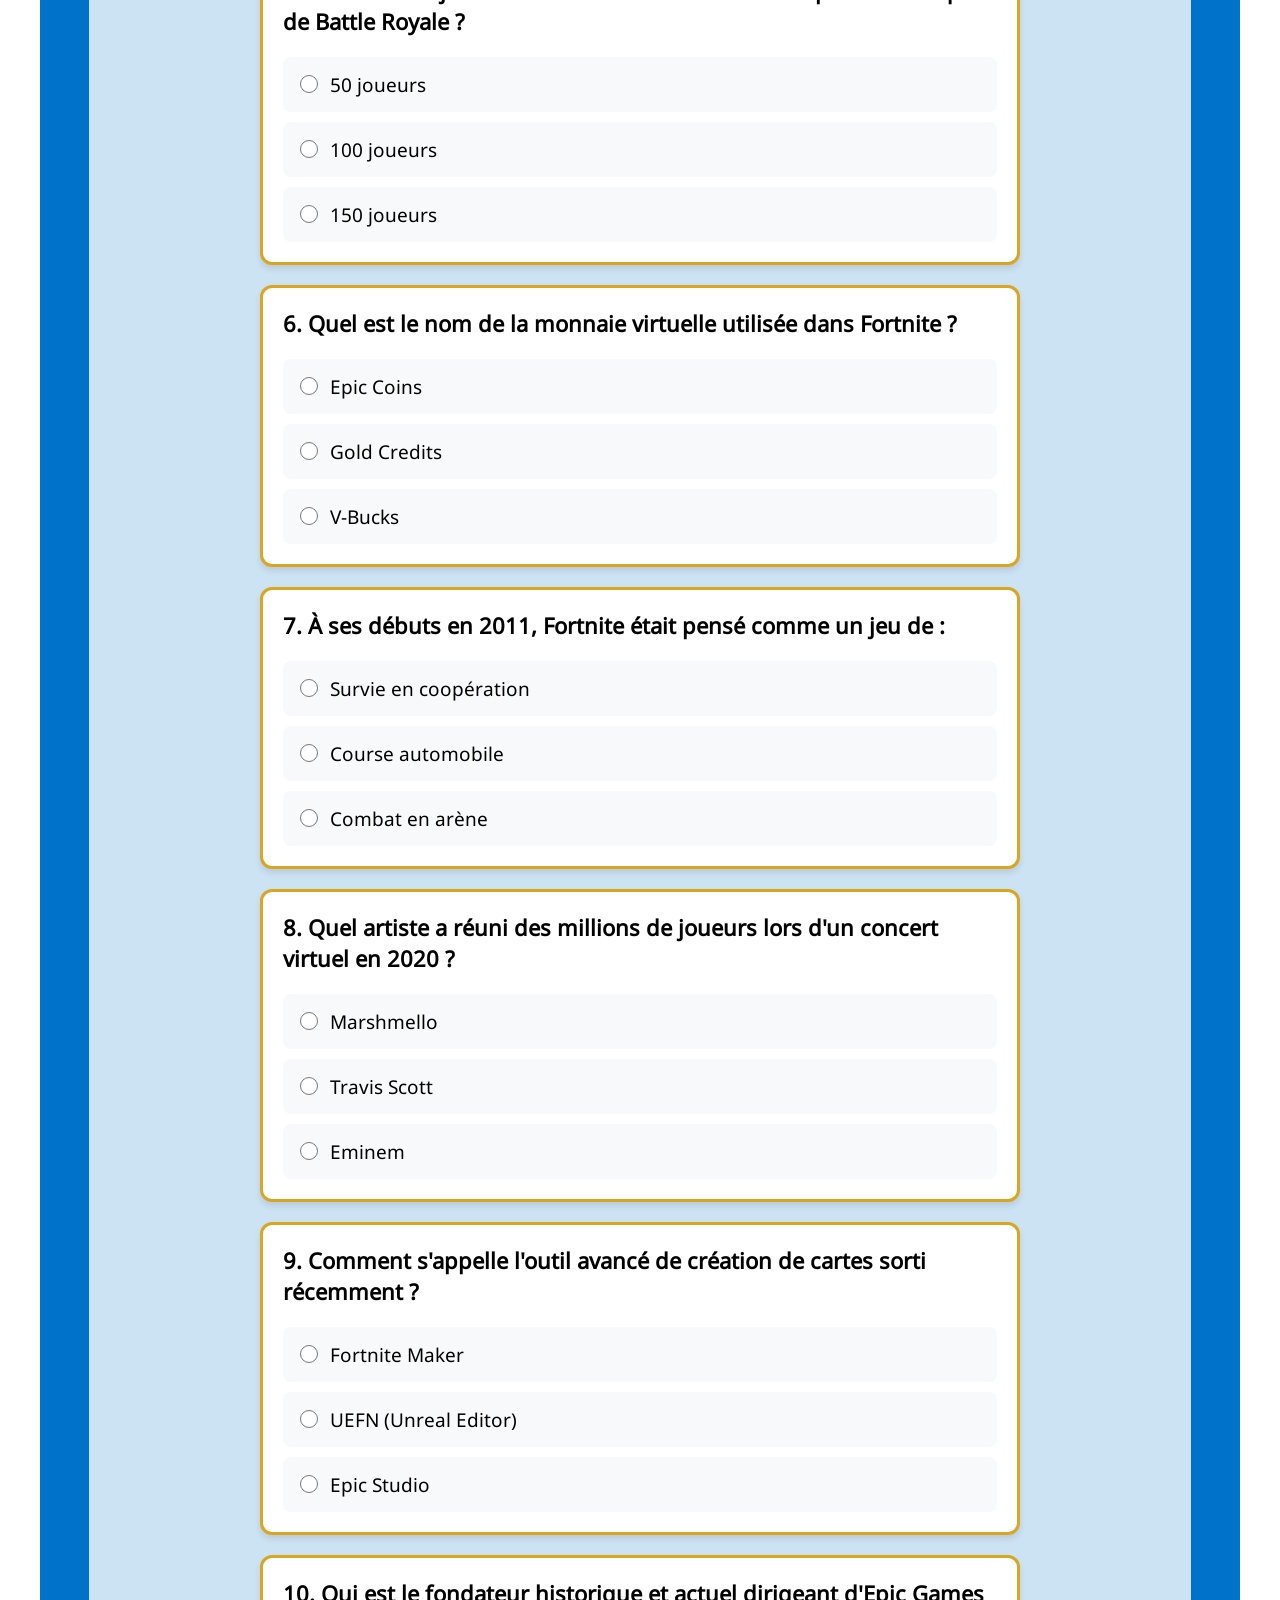
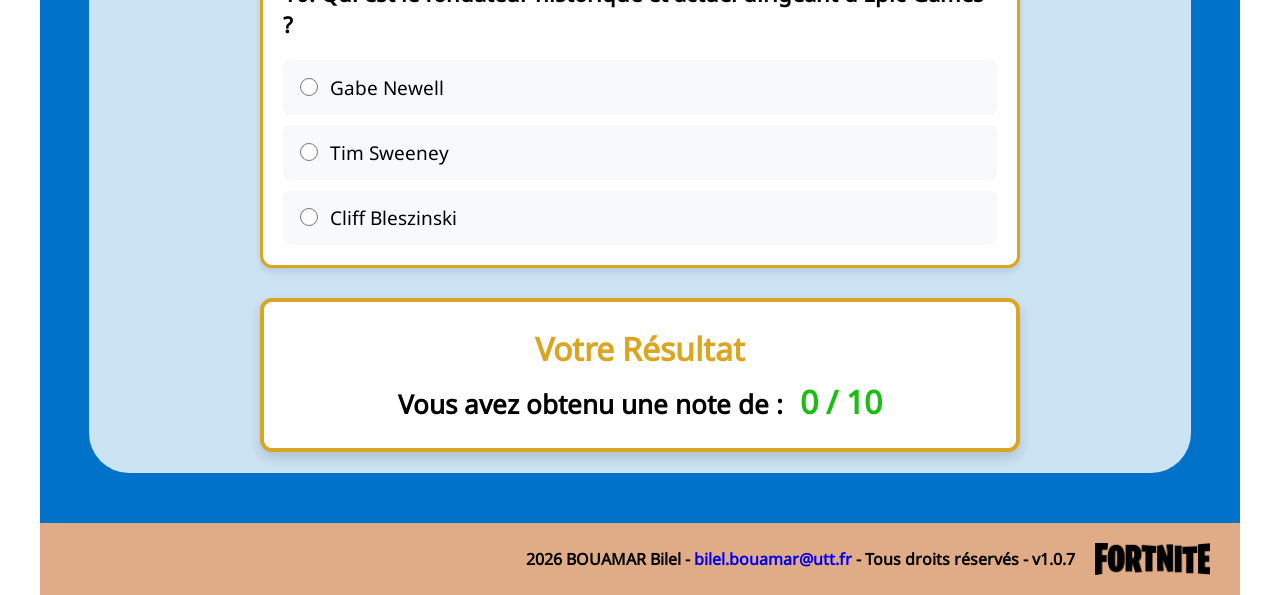
<file: page/quiz.html>
<!DOCTYPE html>
<html lang="fr">

<head>
    <meta charset="UTF-8">
    <title>Quiz - Fortnite</title>
    <meta name="author" content="Bilel BOUAMAR">
    <meta name="keywords" content="UTT, MM01, web">    
    <meta name="viewport" content="width=device-width, initial-scale=1.0">
    <meta name="description" content="Testez vos connaissances sur Fortnite et Epic Games avec notre QCM interactif.">
    <link rel="icon" type="image/png" href="../image/icone/favicon.png">
    <link rel="stylesheet" href="../style/Style_Header_Et_Footer.css">
    <link rel="stylesheet" href="../style/Style_content.css">
    <link rel="stylesheet" href="https://cdnjs.cloudflare.com/ajax/libs/font-awesome/4.7.0/css/font-awesome.min.css">
</head>
    <body>
    <header>
        <div class="bandeau">               
            <div class="logo">
                <a href="../index.html" class ="logo-link">
                    <img src="../image/Logo/logo.png" alt="Logo de Fortnite" class="logo">
                </a>
            </div>
            <!-- Début de la définition du menu de type "nav" -->
            <!-- Chaque texte du bandeau de menu sera en couleur afin de signaler à l'utilisateur la rubrique de la page en cours -->
            <nav class="menu" id="myNav"> 
                <button class="burger-icon" id="burgerToggle" aria-label="Ouvrir le menu">
                    <i class="fa fa-bars"></i>
                </button>

                <ul class="topnav" id="myTopnav">
                    <li class="barre"><a href="#Presentation">Présentation</a>
                        <ul>
                            <li><a href="hist.html">Histoire du jeu</a></li>
                            <li><a href="hist_studio.html">Histoire du studio</a></li>
                            <li><a href="gameplay.html">Gameplay</a></li>
                        </ul>
                    </li>
                    <li class="barre"><a href="#Impact">Impacts</a>
                        <ul>
                            <li><a href="effet.html">Les effets</a></li>
                            <li><a href="esport.html">Esport</a></li>
                            <li><a href="collab.html">Collaborations</a></li>
                        </ul>
                    </li>
                    <li class="barre"><a href="#Média">Média</a>
                        <ul>
                            <li><a href="photo.html">Photos</a></li>
                            <li><a href="video.html">Vidéos</a></li>
                        </ul>
                    </li>
                    <li class="barre"><a href="quiz.html" style="color: #1cbf11">Quiz</a></li>
                    <li class="barre"><a href="#Contact">Contact</a>
                        <ul>
                            <li><a href="formulaire.html">Formulaire</a></li>
                            <li><a href="credit.html">Crédits</a></li>
                        </ul>
                    </li>
                </ul>
            </nav>               
        </div>
    </header>

        <main class="main_page">
            <div class="vide"></div>
            
            <div class="conteneur_page">
                <form class="quiz-form">
                    <h1 class="quiz-title">Quiz Fortnite & Epic Games</h1>

                    <div class="quiz-card">
                        <p class="quiz-question">1. En quelle année le studio Epic Games a-t-il été créé ?</p>
                        <label class="quiz-option"><input type="radio" name="q1" class="wrong"> 1985</label>
                        <label class="quiz-option"><input type="radio" name="q1" class="correct"> 1991</label>
                        <label class="quiz-option"><input type="radio" name="q1" class="wrong"> 1998</label>
                    </div>

                    <div class="quiz-card">
                        <p class="quiz-question">2. Quel est le mode de jeu de Fortnite devenu un phénomène mondial en 2017 ?</p>
                        <label class="quiz-option"><input type="radio" name="q2" class="wrong"> Sauver le monde</label>
                        <label class="quiz-option"><input type="radio" name="q2" class="correct"> Battle Royale</label>
                        <label class="quiz-option"><input type="radio" name="q2" class="wrong"> Mode Créatif</label>
                    </div>

                    <div class="quiz-card">
                        <p class="quiz-question">3. Quel moteur de jeu célèbre a été développé par Epic Games ?</p>
                        <label class="quiz-option"><input type="radio" name="q3" class="correct"> Unreal Engine</label>
                        <label class="quiz-option"><input type="radio" name="q3" class="wrong"> Unity</label>
                        <label class="quiz-option"><input type="radio" name="q3" class="wrong"> Frostbite</label>
                    </div>

                    <div class="quiz-card">
                        <p class="quiz-question">4. Quel jeu de tir a fait connaître le studio à la fin des années 90 ?</p>
                        <label class="quiz-option"><input type="radio" name="q4" class="wrong"> DOOM</label>
                        <label class="quiz-option"><input type="radio" name="q4" class="wrong"> Quake</label>
                        <label class="quiz-option"><input type="radio" name="q4" class="correct"> Unreal Tournament</label>
                    </div>

                    <div class="quiz-card">
                        <p class="quiz-question">5. Combien de joueurs s'affrontent au début d'une partie classique de Battle Royale ?</p>
                        <label class="quiz-option"><input type="radio" name="q5" class="wrong"> 50 joueurs</label>
                        <label class="quiz-option"><input type="radio" name="q5" class="correct"> 100 joueurs</label>
                        <label class="quiz-option"><input type="radio" name="q5" class="wrong"> 150 joueurs</label>
                    </div>

                    <div class="quiz-card">
                        <p class="quiz-question">6. Quel est le nom de la monnaie virtuelle utilisée dans Fortnite ?</p>
                        <label class="quiz-option"><input type="radio" name="q6" class="wrong"> Epic Coins</label>
                        <label class="quiz-option"><input type="radio" name="q6" class="wrong"> Gold Credits</label>
                        <label class="quiz-option"><input type="radio" name="q6" class="correct"> V-Bucks</label>
                    </div>

                    <div class="quiz-card">
                        <p class="quiz-question">7. À ses débuts en 2011, Fortnite était pensé comme un jeu de :</p>
                        <label class="quiz-option"><input type="radio" name="q7" class="correct"> Survie en coopération</label>
                        <label class="quiz-option"><input type="radio" name="q7" class="wrong"> Course automobile</label>
                        <label class="quiz-option"><input type="radio" name="q7" class="wrong"> Combat en arène</label>
                    </div>

                    <div class="quiz-card">
                        <p class="quiz-question">8. Quel artiste a réuni des millions de joueurs lors d'un concert virtuel en 2020 ?</p>
                        <label class="quiz-option"><input type="radio" name="q8" class="wrong"> Marshmello</label>
                        <label class="quiz-option"><input type="radio" name="q8" class="correct"> Travis Scott</label>
                        <label class="quiz-option"><input type="radio" name="q8" class="wrong"> Eminem</label>
                    </div>

                    <div class="quiz-card">
                        <p class="quiz-question">9. Comment s'appelle l'outil avancé de création de cartes sorti récemment ?</p>
                        <label class="quiz-option"><input type="radio" name="q9" class="wrong"> Fortnite Maker</label>
                        <label class="quiz-option"><input type="radio" name="q9" class="correct"> UEFN (Unreal Editor)</label>
                        <label class="quiz-option"><input type="radio" name="q9" class="wrong"> Epic Studio</label>
                    </div>

                    <div class="quiz-card">
                        <p class="quiz-question">10. Qui est le fondateur historique et actuel dirigeant d'Epic Games ?</p>
                        <label class="quiz-option"><input type="radio" name="q10" class="wrong"> Gabe Newell</label>
                        <label class="quiz-option"><input type="radio" name="q10" class="correct"> Tim Sweeney</label>
                        <label class="quiz-option"><input type="radio" name="q10" class="wrong"> Cliff Bleszinski</label>
                    </div>

                    <div class="quiz-result-box">
                        <h2>Votre Résultat</h2>
                        <p class="score-display">Vous avez obtenu une note de : </p>
                    </div>
                </form>
            </div>
        </main>

        <footer>
                <p>2026 BOUAMAR Bilel - <a href="mailto:bilel.bouamar@utt.fr">bilel.bouamar@utt.fr</a> - Tous droits réservés - <span class="version-display"></span></p>
                <img src="../image/Logo/Fortnite_piedpage.jpg" alt="Logo de Fortnite" class="logo-footer">
        </footer>
        <script src="../javascript/fonction.js"></script>
    </body>

</html>
</file>
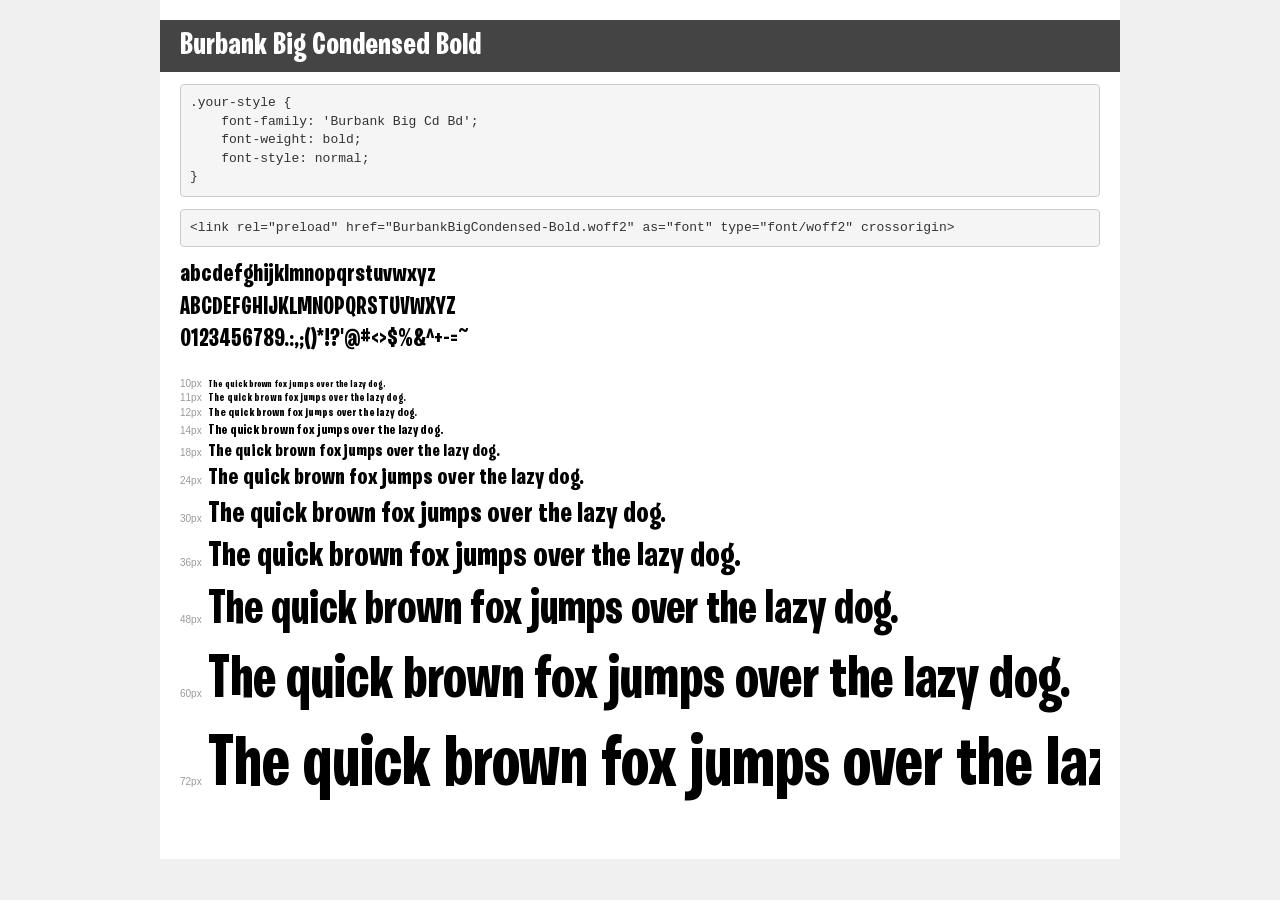
<file: Fonts/BurbankBigCondensed-Bold/demo.html>
<!DOCTYPE html>
<html lang="en">
<head>
    <meta charset="utf-8">
    <meta http-equiv="X-UA-Compatible" content="IE=edge">
    <meta name="viewport" content="width=device-width, initial-scale=1">
    <meta name="robots" content="noindex, noarchive">
    <meta name="format-detection" content="telephone=no">
    <title>Transfonter demo</title>
    <link href="stylesheet.css" rel="stylesheet">
    <style>
        /*
        http://meyerweb.com/eric/tools/css/reset/
        v2.0 | 20110126
        License: none (public domain)
        */
        html, body, div, span, applet, object, iframe,
        h1, h2, h3, h4, h5, h6, p, blockquote, pre,
        a, abbr, acronym, address, big, cite, code,
        del, dfn, em, img, ins, kbd, q, s, samp,
        small, strike, strong, sub, sup, tt, var,
        b, u, i, center,
        dl, dt, dd, ol, ul, li,
        fieldset, form, label, legend,
        table, caption, tbody, tfoot, thead, tr, th, td,
        article, aside, canvas, details, embed,
        figure, figcaption, footer, header, hgroup,
        menu, nav, output, ruby, section, summary,
        time, mark, audio, video {
            margin: 0;
            padding: 0;
            border: 0;
            font-size: 100%;
            font: inherit;
            vertical-align: baseline;
        }
        /* HTML5 display-role reset for older browsers */
        article, aside, details, figcaption, figure,
        footer, header, hgroup, menu, nav, section {
            display: block;
        }
        body {
            line-height: 1;
        }
        ol, ul {
            list-style: none;
        }
        blockquote, q {
            quotes: none;
        }
        blockquote:before, blockquote:after,
        q:before, q:after {
            content: '';
            content: none;
        }
        table {
            border-collapse: collapse;
            border-spacing: 0;
        }
        /* demo styles */
        body {
            background: #f0f0f0;
            color: #000;
        }
        .page {
            background: #fff;
            width: 920px;
            margin: 0 auto;
            padding: 20px 20px 0 20px;
            overflow: hidden;
        }
        .font-container {
            overflow-x: auto;
            overflow-y: hidden;
            margin-bottom: 40px;
            line-height: 1.3;
            white-space: nowrap;
            padding-bottom: 5px;
        }
        h1 {
            position: relative;
            background: #444;
            font-size: 32px;
            color: #fff;
            padding: 10px 20px;
            margin: 0 -20px 12px -20px;
        }
        .letters {
            font-size: 25px;
            margin-bottom: 20px;
        }
        .s10:before {
            content: '10px';
        }
        .s11:before {
            content: '11px';
        }
        .s12:before {
            content: '12px';
        }
        .s14:before {
            content: '14px';
        }
        .s18:before {
            content: '18px';
        }
        .s24:before {
            content: '24px';
        }
        .s30:before {
            content: '30px';
        }
        .s36:before {
            content: '36px';
        }
        .s48:before {
            content: '48px';
        }
        .s60:before {
            content: '60px';
        }
        .s72:before {
            content: '72px';
        }
        .s10:before, .s11:before, .s12:before, .s14:before,
        .s18:before, .s24:before, .s30:before, .s36:before,
        .s48:before, .s60:before, .s72:before {
            font-family: Arial, sans-serif;
            font-size: 10px;
            font-weight: normal;
            font-style: normal;
            color: #999;
            padding-right: 6px;
        }
        pre {
            display: block;
            padding: 9px;
            margin: 0 0 12px;
            font-family: Monaco, Menlo, Consolas, "Courier New", monospace;
            font-size: 13px;
            line-height: 1.428571429;
            color: #333;
            font-weight: normal;
            font-style: normal;
            background-color: #f5f5f5;
            border: 1px solid #ccc;
            overflow-x: auto;
            border-radius: 4px;
        }
        /* responsive */
        @media (max-width: 959px) {
            .page {
                width: auto;
                margin: 0;
            }
        }
    </style>
</head>
<body>
<div class="page">
    <div class="demo">
        <h1 style="font-family: 'Burbank Big Cd Bd'; font-weight: bold; font-style: normal;">Burbank Big Condensed Bold</h1>
        <pre title="Usage">.your-style {
    font-family: 'Burbank Big Cd Bd';
    font-weight: bold;
    font-style: normal;
}</pre>
        <pre title="Preload (optional)">
&lt;link rel=&quot;preload&quot; href=&quot;BurbankBigCondensed-Bold.woff2&quot; as=&quot;font&quot; type=&quot;font/woff2&quot; crossorigin&gt;</pre>
        <div class="font-container" style="font-family: 'Burbank Big Cd Bd'; font-weight: bold; font-style: normal;">
            <p class="letters">
                abcdefghijklmnopqrstuvwxyz<br>
ABCDEFGHIJKLMNOPQRSTUVWXYZ<br>
                0123456789.:,;()*!?'@#&lt;&gt;$%&^+-=~
            </p>
            <p class="s10" style="font-size: 10px;">The quick brown fox jumps over the lazy dog.</p>
            <p class="s11" style="font-size: 11px;">The quick brown fox jumps over the lazy dog.</p>
            <p class="s12" style="font-size: 12px;">The quick brown fox jumps over the lazy dog.</p>
            <p class="s14" style="font-size: 14px;">The quick brown fox jumps over the lazy dog.</p>
            <p class="s18" style="font-size: 18px;">The quick brown fox jumps over the lazy dog.</p>
            <p class="s24" style="font-size: 24px;">The quick brown fox jumps over the lazy dog.</p>
            <p class="s30" style="font-size: 30px;">The quick brown fox jumps over the lazy dog.</p>
            <p class="s36" style="font-size: 36px;">The quick brown fox jumps over the lazy dog.</p>
            <p class="s48" style="font-size: 48px;">The quick brown fox jumps over the lazy dog.</p>
            <p class="s60" style="font-size: 60px;">The quick brown fox jumps over the lazy dog.</p>
            <p class="s72" style="font-size: 72px;">The quick brown fox jumps over the lazy dog.</p>
        </div>
    </div>

</div>
</body>
</html>
</file>
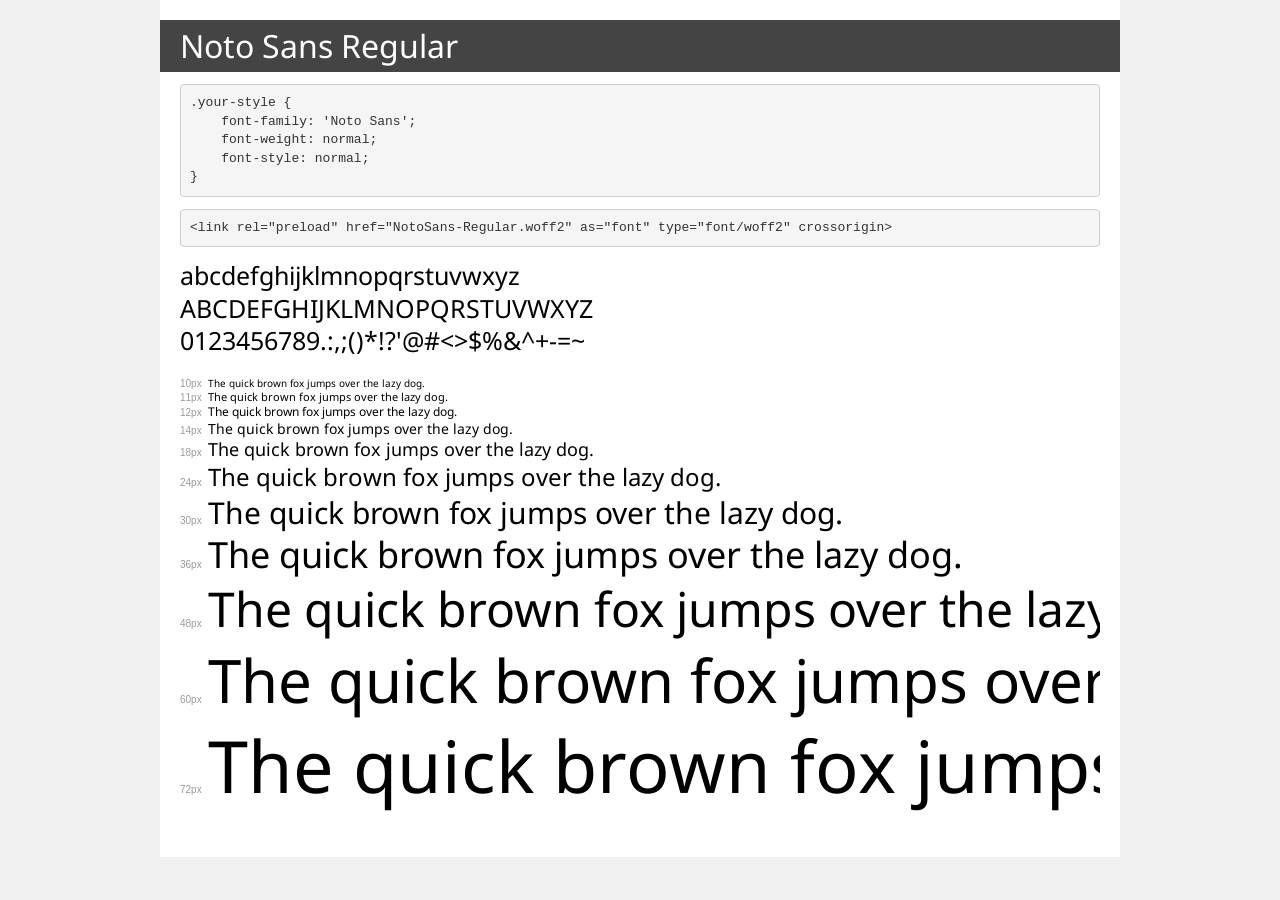
<file: Fonts/NotoSans/demo.html>
<!DOCTYPE html>
<html lang="en">
<head>
    <meta charset="utf-8">
    <meta http-equiv="X-UA-Compatible" content="IE=edge">
    <meta name="viewport" content="width=device-width, initial-scale=1">
    <meta name="robots" content="noindex, noarchive">
    <meta name="format-detection" content="telephone=no">
    <title>Transfonter demo</title>
    <link href="stylesheet.css" rel="stylesheet">
    <style>
        /*
        http://meyerweb.com/eric/tools/css/reset/
        v2.0 | 20110126
        License: none (public domain)
        */
        html, body, div, span, applet, object, iframe,
        h1, h2, h3, h4, h5, h6, p, blockquote, pre,
        a, abbr, acronym, address, big, cite, code,
        del, dfn, em, img, ins, kbd, q, s, samp,
        small, strike, strong, sub, sup, tt, var,
        b, u, i, center,
        dl, dt, dd, ol, ul, li,
        fieldset, form, label, legend,
        table, caption, tbody, tfoot, thead, tr, th, td,
        article, aside, canvas, details, embed,
        figure, figcaption, footer, header, hgroup,
        menu, nav, output, ruby, section, summary,
        time, mark, audio, video {
            margin: 0;
            padding: 0;
            border: 0;
            font-size: 100%;
            font: inherit;
            vertical-align: baseline;
        }
        /* HTML5 display-role reset for older browsers */
        article, aside, details, figcaption, figure,
        footer, header, hgroup, menu, nav, section {
            display: block;
        }
        body {
            line-height: 1;
        }
        ol, ul {
            list-style: none;
        }
        blockquote, q {
            quotes: none;
        }
        blockquote:before, blockquote:after,
        q:before, q:after {
            content: '';
            content: none;
        }
        table {
            border-collapse: collapse;
            border-spacing: 0;
        }
        /* demo styles */
        body {
            background: #f0f0f0;
            color: #000;
        }
        .page {
            background: #fff;
            width: 920px;
            margin: 0 auto;
            padding: 20px 20px 0 20px;
            overflow: hidden;
        }
        .font-container {
            overflow-x: auto;
            overflow-y: hidden;
            margin-bottom: 40px;
            line-height: 1.3;
            white-space: nowrap;
            padding-bottom: 5px;
        }
        h1 {
            position: relative;
            background: #444;
            font-size: 32px;
            color: #fff;
            padding: 10px 20px;
            margin: 0 -20px 12px -20px;
        }
        .letters {
            font-size: 25px;
            margin-bottom: 20px;
        }
        .s10:before {
            content: '10px';
        }
        .s11:before {
            content: '11px';
        }
        .s12:before {
            content: '12px';
        }
        .s14:before {
            content: '14px';
        }
        .s18:before {
            content: '18px';
        }
        .s24:before {
            content: '24px';
        }
        .s30:before {
            content: '30px';
        }
        .s36:before {
            content: '36px';
        }
        .s48:before {
            content: '48px';
        }
        .s60:before {
            content: '60px';
        }
        .s72:before {
            content: '72px';
        }
        .s10:before, .s11:before, .s12:before, .s14:before,
        .s18:before, .s24:before, .s30:before, .s36:before,
        .s48:before, .s60:before, .s72:before {
            font-family: Arial, sans-serif;
            font-size: 10px;
            font-weight: normal;
            font-style: normal;
            color: #999;
            padding-right: 6px;
        }
        pre {
            display: block;
            padding: 9px;
            margin: 0 0 12px;
            font-family: Monaco, Menlo, Consolas, "Courier New", monospace;
            font-size: 13px;
            line-height: 1.428571429;
            color: #333;
            font-weight: normal;
            font-style: normal;
            background-color: #f5f5f5;
            border: 1px solid #ccc;
            overflow-x: auto;
            border-radius: 4px;
        }
        /* responsive */
        @media (max-width: 959px) {
            .page {
                width: auto;
                margin: 0;
            }
        }
    </style>
</head>
<body>
<div class="page">
    <div class="demo">
        <h1 style="font-family: 'Noto Sans'; font-weight: normal; font-style: normal;">Noto Sans Regular</h1>
        <pre title="Usage">.your-style {
    font-family: 'Noto Sans';
    font-weight: normal;
    font-style: normal;
}</pre>
        <pre title="Preload (optional)">
&lt;link rel=&quot;preload&quot; href=&quot;NotoSans-Regular.woff2&quot; as=&quot;font&quot; type=&quot;font/woff2&quot; crossorigin&gt;</pre>
        <div class="font-container" style="font-family: 'Noto Sans'; font-weight: normal; font-style: normal;">
            <p class="letters">
                abcdefghijklmnopqrstuvwxyz<br>
ABCDEFGHIJKLMNOPQRSTUVWXYZ<br>
                0123456789.:,;()*!?'@#&lt;&gt;$%&^+-=~
            </p>
            <p class="s10" style="font-size: 10px;">The quick brown fox jumps over the lazy dog.</p>
            <p class="s11" style="font-size: 11px;">The quick brown fox jumps over the lazy dog.</p>
            <p class="s12" style="font-size: 12px;">The quick brown fox jumps over the lazy dog.</p>
            <p class="s14" style="font-size: 14px;">The quick brown fox jumps over the lazy dog.</p>
            <p class="s18" style="font-size: 18px;">The quick brown fox jumps over the lazy dog.</p>
            <p class="s24" style="font-size: 24px;">The quick brown fox jumps over the lazy dog.</p>
            <p class="s30" style="font-size: 30px;">The quick brown fox jumps over the lazy dog.</p>
            <p class="s36" style="font-size: 36px;">The quick brown fox jumps over the lazy dog.</p>
            <p class="s48" style="font-size: 48px;">The quick brown fox jumps over the lazy dog.</p>
            <p class="s60" style="font-size: 60px;">The quick brown fox jumps over the lazy dog.</p>
            <p class="s72" style="font-size: 72px;">The quick brown fox jumps over the lazy dog.</p>
        </div>
    </div>

</div>
</body>
</html>
</file>
<file: style/Style_Header_Et_Footer.css>
/* Définition des polices du site */
@font-face {
    font-family: 'BurbankBigCondensed';
    src: url('../Font/BurbankBigCondensed-Bold/BurbankBigCondensed-Bold.woff2') format('woff2'),
    url('../Font/BurbankBigCondensed-Bold/BurbankBigCondensed-Bold.woff') format('woff');
    font-weight: normal;
    font-style: normal;
}

@font-face {
    font-family: 'Noto Sans';
    src: url('../Font/NotoSans/NotoSans-Regular.woff2') format('woff2'),
    url('../Font/NotoSans/NotoSans-Regular.woff') format('woff');
    font-weight: normal;
    font-style: normal;
}
/* Définition des variables globales */
:root {
  /* Polices */
  --font-header : 'BurbankBigCondensed', sans-serif;
  --font-nave : 'BurbankBigCondensed', sans-serif;
  --font-pied: 'Noto Sans', sans-serif;

  /* Couleur de fond*/
  --color_background : rgb(223,172,136);
  /* Couleur de fond submenu et pied */
  --color_background_submenu_pied : rgba(192, 90, 17, 0.5);

  /* Couleur Texte */
  --color_texte : black;
  /* Couleur selection texte */
  --color_select_texte : #1cbf11;
  
  --web-version: "v1.0.7";

}
/* Utilisation pour afficher la version dans le CSS (via un pseudo-élément) */
.version-display::after {
    content: var(--web-version);
}

*{
  padding: 0;
  margin: 0;
  box-sizing: border-box;
}

header{
  font-family: var(--font-header);
  font-size: 2.5em;
  position: sticky;
  width: 100%;
  z-index: 1000;
  top: 0;
}
header a{
  text-decoration: none;
  color: var(--color_texte);
}

/* Cache le bouton burger complet par défaut sur grand écran */
.burger-icon {
  display: none;
}

.bandeau{
  background-color: var(--color_background);
  display:flex;
  align-items: center;
}
.logo img{
  width: 90px;
  height: auto;
  /* margin-right: 100px; */
  /* margin-left: 20px; */
  margin-top: 10px;
}


/* Menu de navigation */
.menu{
  margin-left: 13rem;
}
.menu ul {
  list-style-type: none;
  margin: 0;
  padding: 0;
  overflow: hidden;
}
.menu li {
    float: left;
}
.menu li a {
  display: block;
  color: var(--color_texte);
  text-align: left;
  padding: 0px 50px;
  font-size: 3rem;
  text-decoration: none;
}

.menu li a:hover {
  color: var(--color_select_texte);
}

.menu ul li ul {
 display:none;
 padding: 0;
 margin: 0;
 transform: translate(0px ,-10px);
}
.menu ul li:hover ul {
 display:grid;
 border-radius: 8px;
 padding: 1.2rem 1rem 1rem;
 margin-top: 5px;
 border: 3px solid rgba(255, 255, 255, 0.15);
 }

.menu li ul {
 position:absolute ;
 background-color: var(--color_background_submenu_pied);
 }

.topnav{
 font-family: var(--font-nave);
}

.topnav .icon{
  display: none;
}

/* pied de page pour les pages en général */
footer{
  background-color: var(--color_background_submenu_pied);
  text-align: center;
  bottom: 0;
  width: 100%;
  display: flex;
  flex-direction: row;
  align-items: center;
  padding: 20px;
  justify-content: end;

}
 footer p{
  font-family: var(--font-pied); 
  font-weight: bold;
  text-align: center;
  margin-right: 20px;
}
footer p a{
  text-decoration: none;
  
}
.logo-footer{
  width: 115px;
  height: auto;
  margin-right: 10px;
}

/* @media screen and (max-width:680px) {
  ul.topnav.responsive {position: relative;}
  ul.topnav.responsive li.icon {
    position: absolute;
    right: 0;
    top: 0;
  }
  ul.topnav.responsive li {
    float: none;
    display: inline;
  }
  ul.topnav.responsive li a {
    display: block;
    text-align: left;
  }
  ul.topnav.responsive li{}
  
  ul.topnav.responsive li:hover ul {
    display:block;
    width:100%;
  }
} */



/* ============================================= 
        ORDINATEUR (min-width : 1025px)
 ============================================= */
@media (min-width: 1025px) {
  .menu{
    margin-left: 0rem;
  }

} 
/* ============================================= 
        ORDINATEUR (max-width : 1024px)
 ============================================= */
@media (max-width: 1024px) {
  .bandeau .logo img{
    width: 90px;
  }
  .bandeau {
    height: 120px;
  }
  .menu{
    margin-left: 0rem;
  }
  .menu ul{
    width: calc(1024px - 150px);
    display: flex;
    justify-content: space-between;

  }
  .menu li a {
    padding: 0px;
    font-size: 2rem;
  }
  .menu li ul{
    width: auto;
  }
} 
/* ============================================= 
TABLETTE (max-width : 768px)
============================================= */
@media (max-width: 768px) {
  .bandeau .logo img{
    width: 50px;
  }
  .bandeau {
    height: 60px;
  }

  .menu{
    margin-left: 1rem;
  }
  .menu ul{
    width: calc(768px - 150px);
    display: flex;
    justify-content: space-between;

  }
  .menu li a {
    padding: 0px;
    font-size: 1.8rem;
  }
  .menu li ul{
    width: auto;
  }
} 

/* ============================================= 
        SMARTPHONE (max-width : 425px)
 ============================================= */
@media (max-width: 425px) {
  .bandeau {
    justify-content: space-between; /* Aligne le logo à gauche et le burger à droite */
    padding: 10px 20px;
    position: relative;
  }

  .menu {
    margin-left: 0; /* Supprime le décalage PC */
  }

  /* Style du bouton burger avec l'icône FontAwesome */
  .burger-icon {
    display: block; /* Devient visible sur mobile */
    background: none;
    border: none;
    color: var(--color_texte);
    cursor: pointer;
    padding: 10px;
    font-size: 2.5rem; /* Ajuste la taille de l'icône fa-bars */
    z-index: 1001;
  }
  
  .burger-icon:hover {
    color: var(--color_select_texte);
  }

  /* Force l'icône FontAwesome à bien s'afficher à l'intérieur */
  .burger-icon i.fa.fa-bars {
    display: inline-block; 
  }

  /* Masque la liste du menu par défaut sur mobile */
  .menu .topnav {
    display: none; 
    flex-direction: column;
    position: absolute;
    top: 100%; /* S'ouvre juste sous le bandeau */
    left: 0;
    width: 100%;
    background-color: var(--color_background);
    padding: 20px 0;
    box-shadow: 0 4px 10px rgba(0,0,0,0.2);
  }

  /* Classe activée par le JavaScript pour afficher le menu */
  .menu.open .topnav {
    display: flex;
  }

  /* Empilement vertical des rubriques */
  .menu li {
    float: none;
    width: 100%;
  }

  .bandeau .logo img{
    width: 70px;
  }
  .bandeau {
    height: 80px;
  }

  .menu li a {
    padding: 15px 30px;
    font-size: 2rem;
    width: 100%;
  }

  /* Gestion des sous-menus sous forme de listes déroulantes propres */
  .menu ul li ul {
    position: relative;
    display: none;
    background-color: rgba(0, 0, 0, 0.05);
    transform: none;
    padding: 0;
    border: none;
  }

  .menu ul li:hover ul {
    display: block;
    margin-top: 0;
    padding-left: 20px; /* Décale les sous-menus pour la lisibilité */
  }
}
</file>
<file: style/Style_content.css>
/* Définition de la police du site pour les contenues */
@font-face {
    font-family: 'Noto Sans';
    src: url('../Font/NotoSans/NotoSans-Regular.woff2') format('woff2'),
    url('../Font/NotoSans/NotoSans-Regular.woff') format('woff');
    font-weight: normal;
    font-style: normal;
}
/* Définition des variables globales */
:root {
  /* Polices */
  --font: 'Noto Sans', sans-serif;

  /* Couleur de fond main_page */
  --color_background_main_page : #0072c9;
  /* Couleur de fond conteneur */
  --color_background_conteneur : rgb(204, 227, 244);
  /* Couleur de fond du cadre */
  --color_background_cadre : rgba(192, 90, 17, 0.5);
  /* Couleur du bouton inactif */
  --color_button_inactif : rgb(192, 90, 17);
  /* Couleur du bouton actif*/
  --color_button_actif : goldenrod;

  --color_bordure : goldenrod;
  /* Couleur de fond parallaxe */
  --color_background_parallaxe : rgb(233, 172, 136);
  /* Couleur du cercle de la timeline */
  --color_cercle_timeline : #ffee10;

}


/* Défilement fluide lors d'un clic sur un lien d'ancrage */
html{
    scroll-behavior: smooth;
}

.fortnite-line{
    height: 5px;
}
/* vidéo en fond */
.videobk{
    position: absolute;
    width: 100%;
    height: 100%;
    overflow: hidden;
    z-index: 0;
    inset: 0;
}

.videobk video{
    min-width: 100%;
    min-height: 100%;
    object-fit: cover;
} 
.content{
    position: relative;
    text-align: center;
    justify-content: center;
    color: white;
    /* background-color: var(--color_background_cadre); */
    opacity: 0.8;
    background: linear-gradient(90deg, #8360c3, #2ebf91);
    border-radius: 20px;
    display: flex;
    flex-direction: column;
    width: 732px;
    padding: 1rem 1rem;
}
.content p{
    font-family: var(--font);
    font-size: 1.3em;
    text-align: justify;
}
.content img{
    width: 300px;
    height: auto;
    display: block;
    align-self: center;
}
.main-content{
    position: relative;
    z-index: 2;
    display: flex;
    height: 100vh;
    text-align: center;
    justify-content: center;
    align-items: center;
}
.main_index{
    position: relative;
    min-height: 70vh;
    overflow: hidden;
}

/* texte introduction au page */
.intro{
    font-family: var(--font);
    font-size: 1.3em;
    text-align: justify;
    width: 70%;
    border: 1px solid black;
    background-color: white;
    align-items: center;
    display: flex;
    flex-direction: column;
    place-self: center;
    border-radius: 8px;
    padding:  1rem 1rem;

}
.intro h1{
    text-align: center;
    font-weight: bold;
}
.main_page{
    background-color: var(--color_background_main_page);
    padding-bottom: 50px;
    font-family: var(--font);
}
.conteneur_page{
    background-color: var(--color_background_conteneur);
    /* opacity: 0.8; */
    border-radius: 40px;
    /* place-self: center; */
    border: 1px solid black;
    margin-left: 49px;
    margin-right: 49px;
    border-color: transparent;
    border-left-width: 50px;
    border-right-width: 50px;
    border-top-width: 50px;
}
.vide{
    height: 30px;
}

/* Galerie d'images dont la taille augmente au survol */
.expand-container{
    display: flex;
    width: 100%;
    height: 500px;
    overflow: hidden;
}

.expand-container img{
    flex: 1;
    object-fit: cover;
    transition: all 0.5s ease;
    width: 0;
    filter: brightness(0.75);
    cursor: pointer;
    border-radius: 20px;
    padding: 0px 10px;
}

.expand-container img:hover{
    flex:6;
    filter: brightness(1);
}

.menu_filter{
    display: flex;
    align-items: center;
    gap: 10px;
    flex-direction: row;
    place-self: center;
    width: 100%;
    justify-content: space-between;
    padding: 0px 25px;
}
.menu_filter button{
    padding: 10px 20px;
    font-family: var(--font);
    font-size: 20px;
    border: none;
    box-shadow: 0 0 10px black;
    border-radius: 10px;
    cursor: pointer;
    width: 200px;
    background-color: var(--color_button_inactif);
}
.menu_filter button:active{
    background-color: var(--color_button_actif);

}
.filtercard{
    display: flex;
    align-items: flex-start;
    margin: 15px;
    /* Décale légèrement la position d'arrivée des ancres
   pour éviter qu'un menu fixe masque le contenu */
    scroll-margin-top: 150px;
}
.card{
    flex-basis: 330px;
    flex:1;
    flex-direction: column;
    display: flex;
    background-color: white;
    padding: 3px;
    border-radius: 10px;
    margin-left: 10px;
    margin-right: 10px;   
}
.card_text{
    font-size: 15px;
    color: black;

}
.card img{
    max-width: 50%;
    max-height: 50%;
    height: auto;
    object-fit: contain;
    border-radius: 10px;
    place-self: center;
}
.card_title{
    font-size: 20px;
    font-weight: bold;
    color: black;
}
.card_body{
    padding: 15px 20px 20px;
}


/* CSS de la page hist_studio */
.parallax {
    height: 60vh;
    background-size: cover;
    background-position: center;
    background-attachment: fixed;
}

.slide_debut{
    background-size: cover;
    background-position: center;
    background-attachment: fixed;
    display: flex;
    height: 100vh;
    justify-content: center;
    align-items: center;
    background-image: url(../image/Hist_studio/f0.png);
}

.contenue{
    font-family: var(--font);
    display: flex;
    background-color: var(--color_background_parallaxe);
    flex-direction: row;
    padding: 50px;
    align-items: center;
    justify-content: center;
}
.contenue p{
    padding: 50px;
    align-items: center;
    font-size: 1.3rem;
}
/* ---------------------*/
/* Gestion du Timeline */
 
 /* Ligne verticale centrale de la frise chronologique */
.timeline {
    width: 1000px;
    position: relative;
    max-width: 1200px;
    margin: 0 auto;
}

.timeline::after {
  content: '';
  position: absolute;
  width: 6px;
  background-color: white;
  top: 0;
  bottom: 0;
  left: 50%;
  margin-left: -3px;
}

.container_timeline {
  padding: 10px 40px;
  position: relative;
  background-color: inherit;
  width: 50%;
}

/* Mise en forme des cercles de la timeline */
.container_timeline::after {
  content: '';
  position: absolute;
  width: 25px;
  height: 25px;
  right: -17px;
  background-color: var(--color_cercle_timeline);
  border: 4px solid var(--color_cercle_timeline);
  top: 15px;
  border-radius: 50%;
  z-index: 1;
}

/* Positionne les événements du côté gauche de la frise */
.left {
  left: 0;
}

/* Positionne les événements du côté droit de la frise */
.right {
  left: 50%;
}

/* Ajoute une flèche reliant le bloc gauche à la ligne centrale */
.left::before {
  content: " ";
  height: 0;
  position: absolute;
  top: 22px;
  width: 0;
  z-index: 1;
  right: 30px;
  border: medium solid white;
  border-width: 10px 0 10px 10px;
  border-color: transparent transparent transparent white;
}

/* Ajoute une flèche reliant le bloc droit à la ligne centrale */
.right::before {
  content: " ";
  height: 0;
  position: absolute;
  top: 22px;
  width: 0;
  z-index: 1;
  left: 30px;
  border: medium solid white;
  border-width: 10px 10px 10px 0;
  border-color: transparent white transparent transparent;
}

/* Ajuste la position du cercle pour les éléments situés à droite */
.right::after {
  left: -16px;
}

/* Mise en forme du contenu de chaque événement de la frise */
.content_timeline {
  padding: 20px 30px;
  background-color: white;
  position: relative;
  border-radius: 6px;
}

/*----------------*/
/* Carte retournable au survol de la souris */
/*----------------*/

.flip-card {
  background-color: transparent;
  height: 300px;
  perspective: 1000px;
}

.flip-card-inner {
  position: relative;
  width: 100%;
  height: 100%;
  text-align: center;
  transition: transform 0.6s;
  transform-style: preserve-3d;
}

.flip-card:hover .flip-card-inner {
  transform: rotateY(180deg);
}

.flip-card-front, .flip-card-back {
  position: absolute;
  width: 100%;
  height: 100%;
  -webkit-backface-visibility: hidden;
  backface-visibility: hidden;
}

.flip-card-front {
  color: black;
}

.flip-card-back {
  transform: rotateY(180deg);
}
.flip-card-back img{
    width: 420px;
}

/* effet */

.contenue_effet{
    display: flex;
    flex-direction: column;   
}
.contenue_effet_texte{
    display: flex;
    flex-direction: column;
}
.contenue_effet_texte p{
    margin-bottom: 20px;
}
.contenue_effet_texte h2{
    padding-bottom: 20px;
    text-align: justify;
}
.contenue_effet_image{
    display: flex;
    flex-wrap: wrap;
    gap: 20px;
    align-items: flex-start;
    place-self: center;
}

.contenue_effet_image figure{
    flex: 1 1 280px;
    max-width: 460px;
    margin: 0;
}

.graphique{
    display: flex;
    flex-direction: column;
    align-items: stretch;
    width: 100%;
}

.graphique img{
    width: 100%;
    height: auto;
    display: block;
}

.graphique figcaption{
    width: 100%;
    padding: 10px 0 0;
    margin: 0;
    text-align: center;
    box-sizing: border-box;
}

/* esport */
.contenue_effet_esport_evenement,
.contenue_effet_esport_joueur {
    display: flex;
    flex-direction: column;     
}

.contenue_effet_esport_evenement h1,
.contenue_effet_esport_joueur h1{
    justify-content: center;
    display: flex;
    margin-bottom: 1rem;
}
.contenue_effet_esport_evenement h2{
    justify-content: flex-start;
    display: flex;
    margin-bottom: 1rem;
}

.contenue_effet_esport_evenement .evenement{
    display: flex;
    flex-direction: row;
    margin-top: 1rem;
}
.contenue_effet_esport_joueur .joueur{
    display: flex;
    flex-direction: row;
    margin-top: 1rem;
}
.contenue_effet_esport_evenement .evenement img{
    width: 400px;
}
.contenue_effet_esport_joueur figure{
    width: 420px;
}
.contenue_effet_esport_joueur .joueur img{
    width: 400px;
}
.contenue_effet_esport_joueur figure{
    width: 420px;
}
.contenue_effet_esport_joueur .Texte{
    margin-left: 1rem;
}

/* Carrousel permettant de faire défiler des images ou vidéos */
.carousel{
    position: relative;
    max-width: 1000px;
    margin: 2rem auto;
    padding: 1rem;
    box-sizing: border-box;
    scroll-margin-top: 150px;
}
.carousel h2{
    justify-content: center;
    display: flex;
}
.carousel-slides{
    position: relative;
    overflow: hidden;
    display: flex;
    align-items: center;
    justify-content: center;
    border-radius: 12px;
}
.carousel-slide{
    display: none;
    width: 100%;
    text-align: center;
}
.carousel-slide.active{
    display: block;
}
.carousel-slides{
    position: relative;
    overflow: hidden;
    display: block;
    border-radius: 12px;
}

.carousel-slide{
    display: none;
    width: 100%;
    text-align: center;
}
.carousel-slide.active{
    display: flex;
    flex-direction: column;
    align-items: center;
}

.carousel-slide img,
.carousel-slide iframe,
.carousel-slide video{
    width: 100%;
    display: block;
    object-fit: contain;
}

.carousel-slide iframe{
    min-height: 520px;
    max-height: 700px;
}

.carousel-caption{
    display: none;
    margin-top: 0.6rem;
    color: #ffffff;
    background: rgba(0, 0, 0, 0.55);
    padding: 0.5rem 0.8rem;
    border-radius: 6px;
    font-size: 0.95rem;
    line-height: 1.3;
    max-width: calc(100% - 24px);
    text-align: center;
}
.carousel-slide.active .carousel-caption{
    display: block;
}
.carousel-control{
    position: absolute;
    top: 50%;
    transform: translateY(-50%);
    background: rgba(0,0,0,0.65);
    color: white;
    border: none;
    font-size: 2.2rem;
    width: 56px;
    height: 64px;
    border-radius: 6px;
    cursor: pointer;
    z-index: 1000;
    display: flex;
    align-items: center;
    justify-content: center;
    box-shadow: 0 2px 8px rgba(0,0,0,0.5);
}
.carousel-control.prev{ left: 12px; }
.carousel-control.next{ right: 12px; }
.carousel-thumbs{
    display: flex;
    gap: 8px;
    justify-content: center;
    align-items: center;
    margin-top: 12px;
    flex-wrap: wrap;
}
.carousel-thumbs img{
    width: 96px;
    height: 64px;
    object-fit: cover;
    border-radius: 6px;
    cursor: pointer;
    opacity: 0.7;
    border: 2px solid transparent;
}
.carousel-thumbs video{
    width: 96px;
    height: 64px;
    object-fit: cover;
    border-radius: 6px;
    cursor: pointer;
    opacity: 0.7;
    border: 2px solid transparent;
}
.carousel-thumbs img.active{
    opacity: 1;
    border-color: var(--color_bordure);
}
.carousel-thumbs video.active{
    opacity: 1;
    border-color: var(--color_bordure);
}

/* Liste des liens vers les vidéos YouTube */
.youtube-links-section{
    max-width: 1000px;
    margin: 1.2rem auto;
    padding: 0 1rem;
}
.youtube-links{
    list-style: none;
    padding: 0;
    margin: 0.6rem 0;
    display: flex;
    flex-direction: column;
    gap: 0.4rem;
}
.youtube-links a{
    text-decoration: none;
    font-weight: 600;
    padding: 0.6rem 0.8rem;
    border-radius: 6px;
}
.youtube-links a:hover{
    text-decoration: underline;
}

/* Bouton flottant permettant d'ouvrir ou fermer le menu latéral */
.side-chevron{
    position: fixed;
    right: 10px;
    top: 50%;
    transform: translateY(-50%);
    width: 44px;
    height: 44px;
    border-radius: 50%;
    background: rgba(0,0,0,0.6);
    color: #fff;
    display: flex;
    align-items: center;
    justify-content: center;
    cursor: pointer;
    z-index: 2000;
    box-shadow: 0 2px 8px rgba(0,0,0,0.4);
    transition: transform 0.2s ease, background 0.15s ease;
    border: none;
}
.side-chevron svg{ display: block; width: 18px; height: 18px; }
.side-chevron:focus{ outline: 2px solid var(--color_bordure); outline-offset: 2px; }
.side-chevron.rotated{ transform: translateY(-50%) rotate(180deg); }

.side-menu{
    position: fixed;
    right: 64px;
    top: 50%;
    transform: translateY(-50%) translateX(110%);
    background: rgba(255,255,255,0.98);
    border-radius: 8px;
    padding: 0.6rem 0.8rem;
    min-width: 370px;
    box-shadow: 0 6px 24px rgba(0,0,0,0.25);
    z-index: 1500;
    transition: transform 0.25s ease, opacity 0.25s ease;
    opacity: 0;
    pointer-events: none;
}
.side-menu.open{ transform: translateY(-50%) translateX(0%); opacity: 1; pointer-events: auto; }
.side-menu ul{ list-style: none; margin: 0; padding: 0; text-align: right; }
.side-menu li{ margin: 6px 0; }
.side-menu a{ color: #003d66; text-decoration: none; font-weight: 600; display: inline-block; transition: transform 0.15s ease, color 0.15s ease; text-align: right; font-size: 2rem; }
.side-menu a:hover{ text-decoration: underline; transform: translateX(-30px); color: #1cbf11; }

@media (max-width: 700px){
    .carousel-slides{ height: 320px; }
    .carousel-thumbs img{ width: 64px; height: 44px; }
}

/* ==========================================
   STYLE DU QUIZ QCM ET SCORE (PUR CSS)
   ========================================== */

/* Initialisation du compteur de score à 0 sur le formulaire */
.quiz-form {
    counter-reset: fortniteScore 0;
    max-width: 800px;
    margin: 0 auto;
    padding: 20px;
    font-family: var(--font);
}

.quiz-title {
    text-align: center;
    font-size: 3rem;
    margin-bottom: 30px;
    color: black;
}

/* Bloc contenant une question */
.quiz-card {
    background-color: white;
    border: 3px solid var(--color_bordure);
    border-radius: 12px;
    margin-bottom: 20px;
    padding: 20px;
    box-shadow: 0 4px 6px rgba(0, 0, 0, 0.1);
    display: flex;
    flex-direction: column;
    gap: 10px;
}

.quiz-question {
    font-size: 1.4rem;
    font-weight: bold;
    color: black;
    margin-bottom: 10px;
    text-align: left;
}

/* Style des options de réponse */
.quiz-option {
    display: flex;
    align-items: center;
    gap: 12px;
    font-size: 1.2rem;
    color: black;
    background-color: #f8f9fa;
    padding: 12px 15px;
    border-radius: 8px;
    cursor: pointer;
    border: 2px solid transparent;
    transition: all 0.2s ease;
    text-align: left;
}

.quiz-option:hover {
    background-color: #f0f0f0;
    border-color: var(--color_button_actif);
}

/* Cache les boutons radio par défaut pour faire un style plus propre */
.quiz-option input[type="radio"] {
    width: 18px;
    height: 18px;
    accent-color: var(--color_button_actif);
}

/* --- LOGIQUE DE CALCUL ET RETOUR VISUEL SANS JS --- */

/* Incrémentation du compteur CSS uniquement si l'élément coché possède la classe .correct */
.quiz-option input.correct:checked {
    counter-increment: fortniteScore 1;
}

/* Changement de couleur si c'est la bonne réponse sélectionnée */
.quiz-option:has(input.correct:checked) {
    background-color: #d4edda !important;
    border-color: #28a745 !important;
    color: #155724 !important;
    font-weight: bold;
}

/* Changement de couleur si c'est une mauvaise réponse sélectionnée */
.quiz-option:has(input.wrong:checked) {
    background-color: #f8d7da !important;
    border-color: #dc3545 !important;
    color: #721c24 !important;
}

/* --- AFFICHAGE DU SCORE FINAL --- */
.quiz-result-box {
    background-color: white;
    border: 4px solid var(--color_button_actif);
    border-radius: 12px;
    padding: 25px;
    text-align: center;
    margin-top: 30px;
    box-shadow: 0 6px 12px rgba(0,0,0,0.15);
}

.quiz-result-box h2 {
    color: var(--color_button_actif);
    font-size: 2rem;
    margin-bottom: 10px;
}

.score-display {
    font-size: 1.6rem;
    font-weight: bold;
    color: black;
}

/* Injection dynamique de la valeur calculée par le compteur CSS */
.score-display::after {
    content: counter(fortniteScore) " / 10";
    color: #1cbf11;
    font-size: 2rem;
    margin-left: 10px;
}

/* ---------------------- */
/* CSS de la page Contact */
/* ---------------------- */

.contact-option {
    display: flex;
    align-items: center;
    gap: 12px;
    font-size: 1.2rem;
    color: black;
    cursor: pointer;
    text-align: left;
    
}
.contact-option .wrong{
    margin-right: 10px;
}


.contact_field{
    padding: 20px;
}
.FormulaireContact label {
    display: block;
    font-size: 1.2rem;
    padding-left: 10px;
    
}
.contact_field label{
    font-weight: bold ;
}
.FormulaireContact h3{
    margin-left: 30px;
    font-size: 1.2rem;
    
}
.FormulaireContact input#NomPrenom, textarea#subject,input#email {
    align-items: center;
    font-size: 1.2rem;
    font-family: var(--font);
}
.FormulaireContact input#NomPrenom,input#email {
    width: 100%;
    height: 2rem;
 }

.FormulaireContact textarea#subject {
    width: 100%;
    height: 350px;
    resize: none;
 }

 /* Mise en forme du bouton submit */
 .FormulaireContact input[type=submit] {
  background-color: var(--color_background_main_page);
  color: white;
  padding: 12px 20px;
  margin-left: 20px;
  margin-bottom: 20px;
  border: none;
  border-radius: 4px;
  cursor: pointer;
}
 .FormulaireContact .bouton{
    place-self: center;
}
.FormulaireContact input[type=submit]:hover {
    background-color: var(--color_button_actif);
}

/* ---------------------- */
/* CSS de la page Crédit */
/* ---------------------- */

.photo_crédit{
    display: flex;
    flex-direction: column;
}
.photo_crédit h3{
    text-align: center;
    place-items: center;
}
.photo_crédit img{
    border-radius: 150px;
}
.conteneur_crédit{
    display: flex;
    flex-direction: row;
    justify-content: space-around;
    align-items: end;
}    
.conteneur_source h1{
    text-align: center;
    place-items: center;
}
.conteneur_source ul{
    text-align: left;
    margin-left: 50px;
}
.conteneur_source ul li{
    margin-bottom: 0.2rem;
}

/* ============================================= 
GRAND ECRAN (min-width : 1025px)
============================================= */
@media (min-width: 1025px) {
    main, footer{
        max-width: 1200px;
        margin: 0 auto;

    }
    header, footer {
        max-width: 1200px;
        margin-left: auto;
        margin-right: auto;
    }
    button#sideMenuToggle {
        /* On le place au centre horizontal de l'écran */
        left: 50%;
        /* On annule le 'right' hérité du CSS par défaut */
        right: auto; 
        /* On le décale vers la droite de 600px (la moitié de 1200px).
           Vous pouvez soustraire sa propre largeur (ex: - 44px) ou l'ajuster 
           selon vos préférences visuelles (ex: 560px pour qu'il soit juste à l'intérieur).
        */
        transform: translateY(-50%) translateX(560px); 
    }
    /* Si le chevron tourne lorsqu'il est ouvert (classe .rotated) */
    button#sideMenuToggle.rotated {
        transform: translateY(-50%) translateX(560px) rotate(180deg);
    }
    /* Pour que le menu ouvert reste lui aussi aligné près du chevron */
    .side-menu {
        left: 50%;
        right: auto;
        /* Aligné juste à côté du contenu max-width */
        transform: translateY(-50%) translateX(180px); 
        opacity: 0;
    }
    
    .side-menu.open {
        transform: translateY(-50%) translateX(180px);
        opacity: 1;
    }
}
/* ============================================= 
ORDINATEUR (max-width : 1024px)
============================================= */
@media (max-width: 1024px) {
    p,
    .contenue p,
    .content p,
    p.quiz-question, 
    label, 
    label.quiz-option,
    .FormulaireContact label, 
    p.score-display,
    .score-display::after{
        font-size: 1rem;
    }
    h1, h1.quiz-title {
        font-size: 1.5rem;
    }
    h2, .quiz-result-box h2,.side-menu a {
        font-size: 1.2rem;
    }
    em{
        font-size: 0.7rem;
    }
    
    .content img{
        width: 30%;
    }
    .content {
        margin: 10px;
    }
    .timeline{
        width: auto;
    }
    .flip-card{
        width: 350px;
    }
    .left::before{
        right: 20px;
    }    
    .menu_filter, .filtercard {
        flex-direction: row;
    }
    .filtercard .card{
        margin: 5px
    }
    .flip-card-front .flip-card-back {
        width: auto;
    }
    .flip-card-back img{
        width: 350px;
    }
    .expand-container img:hover {
        flex:15;
    }
    .expand-container img {
        flex:2;
        padding: 1px;
    }
    .contenue_effet_esport_evenement .evenement img {
        width: 300px;
    }
    .contenue_effet_esport_joueur .joueur {
        flex-direction: column;
        display: flex;
        justify-content: center;
        align-items: center;
    }
    .graphique{
        align-items: center;
    }
    .contenue_effet_esport_joueur .joueur img{
        width: 350px;
    }
    .photo_crédit img{
        width: 100px;
    }
    .conteneur_crédit{
        flex-direction: row;
        align-items: center;
    }
    .photo_crédit{
        align-items: center;
    }
    .side-menu {
        min-width: 200px;
    }


}


/* ============================================= 
TABLETTE (max-width : 768px)
============================================= */
@media (max-width: 768px) {
    p,
    .contenue p,
    .content p,
    p.quiz-question, 
    label, 
    label.quiz-option,
    .FormulaireContact label, 
    p.score-display,
    .score-display::after{
        font-size: 0.9rem;
    }
    h1, h1.quiz-title {
        font-size: 1.2rem;
    }
    h2, .quiz-result-box h2,.side-menu a {
        font-size: 1.1rem;
    }
    em{
        font-size: 0.7rem;
    }
    
    .content img{
        width: 30%;
    }
    .content {
        margin: 10px;
    }
    .right{
        left:0px
    }
    .container_timeline::after{
        left : -15px
    }
    .left::before {
        left : 30px;
        rotate: 180deg;
    }
    .content_timeline{
        width: 300px;
    }
    .flip-card-back img{
        width: 300px;
    }
    .timeline::after{
        left:0px
    }
    .contenue {
        flex-direction: column;
    }
    .menu_filter, .filtercard {
        flex-direction: column;
    }
    .filtercard .card{
        margin: 5px
    }
    .flip-card-back {
        left:24px
    }
    .expand-container img:hover {
        flex:15;
    }
    .expand-container img {
        flex:2;
        padding: 1px;
    }
    .contenue_effet_esport_evenement .evenement img {
        width: 300px;
    }
    .contenue_effet_esport_joueur .joueur {
        flex-direction: column;
        display: flex;
        justify-content: center;
        align-items: center;
    }
    .graphique{
        align-items: center;
    }
    .contenue_effet_esport_joueur .joueur img{
        width: 350px;
    }
    .photo_crédit img{
        width: 100px;
    }
    .conteneur_crédit{
        flex-direction: row;
        align-items: center;
    }
    .photo_crédit{
        align-items: center;
    }
    .side-menu {
        min-width: 200px;
    }
    .conteneur_page{
        margin-left: 31px;
        margin-right: 31px;
    }


}

/* ============================================= 
        SMARTPHONE (max-width : 425px)
 ============================================= */
@media (max-width: 425px) {
    p, p.quiz-question, label, label.quiz-option,.FormulaireContact label, p.score-display,.score-display::after,.contenue p{
        font-size: 0.8rem;
    }
    h1, h1.quiz-title {
        font-size: 1.2rem;
    }
    h2, .quiz-result-box h2,.side-menu a, .conteneur_source a {
        font-size: 1.1rem;
    }
    h3, .photo_crédit h3 {
        font-size: 1rem;
    }
    .photo_crédit a {
        font-size: 1rem;
    }
    
    h4, h4.card_title{
        font-size: 1rem;
    }
    em{
        font-size: 0.7rem;
    }
    
    .content img{
        width: 50%;
    }
    .content {
        margin: 10px;
    }
    .right{
        left:0px
    }
    .container_timeline::after{
        left : -15px
    }
    .left::before {
        left : 30px;
        rotate: 180deg;
    }
    .content_timeline{
        width: 300px;
    }
    .flip-card{
        width: 250px;
    }
    .flip-card-back {
        left:25px
    }
    .flip-card-back img{
        width: 250px;
        transform: translateX(25px);
    }
    .timeline::after{
        left:0px
    }
    .contenue {
        flex-direction: column;
    }
    .menu_filter, .filtercard {
        flex-direction: column;
    }
    .filtercard .card{
        margin: 5px
    }
    .expand-container img:hover {
        flex:15;
    }
    .expand-container img {
        flex:2;
        padding: 1px;
    }
    .contenue_effet_esport_evenement .evenement{
        flex-direction: column;
    }
    .contenue_effet_esport_evenement .evenement img {
        width: 200px;
    }
    .contenue_effet_esport_joueur .joueur {
        flex-direction: column;
    }
    .contenue_effet_esport_joueur .joueur img{
        width: 300px;
    }
    .photo_crédit img{
        width: 100px;
    }
    .conteneur_crédit{
        flex-direction: column;
        align-items: center;
    }
    .photo_crédit{
        align-items: center;
    }
    .side-menu {
        min-width: 200px;
    }
    .conteneur_page{
        margin-left: 14px;
        margin-right: 14px;
    }



}
</file>
<file: Fonts/BurbankBigCondensed-Bold/stylesheet.css>
@font-face {
    font-family: 'Burbank Big Cd Bd';
    src: url('BurbankBigCondensed-Bold.woff2') format('woff2'),
        url('BurbankBigCondensed-Bold.woff') format('woff');
    font-weight: bold;
    font-style: normal;
    font-display: swap;
}
</file>
<file: Fonts/NotoSans/stylesheet.css>
@font-face {
    font-family: 'Noto Sans';
    src: url('NotoSans-Regular.woff2') format('woff2'),
        url('NotoSans-Regular.woff') format('woff');
    font-weight: normal;
    font-style: normal;
    font-display: swap;
}
</file>
